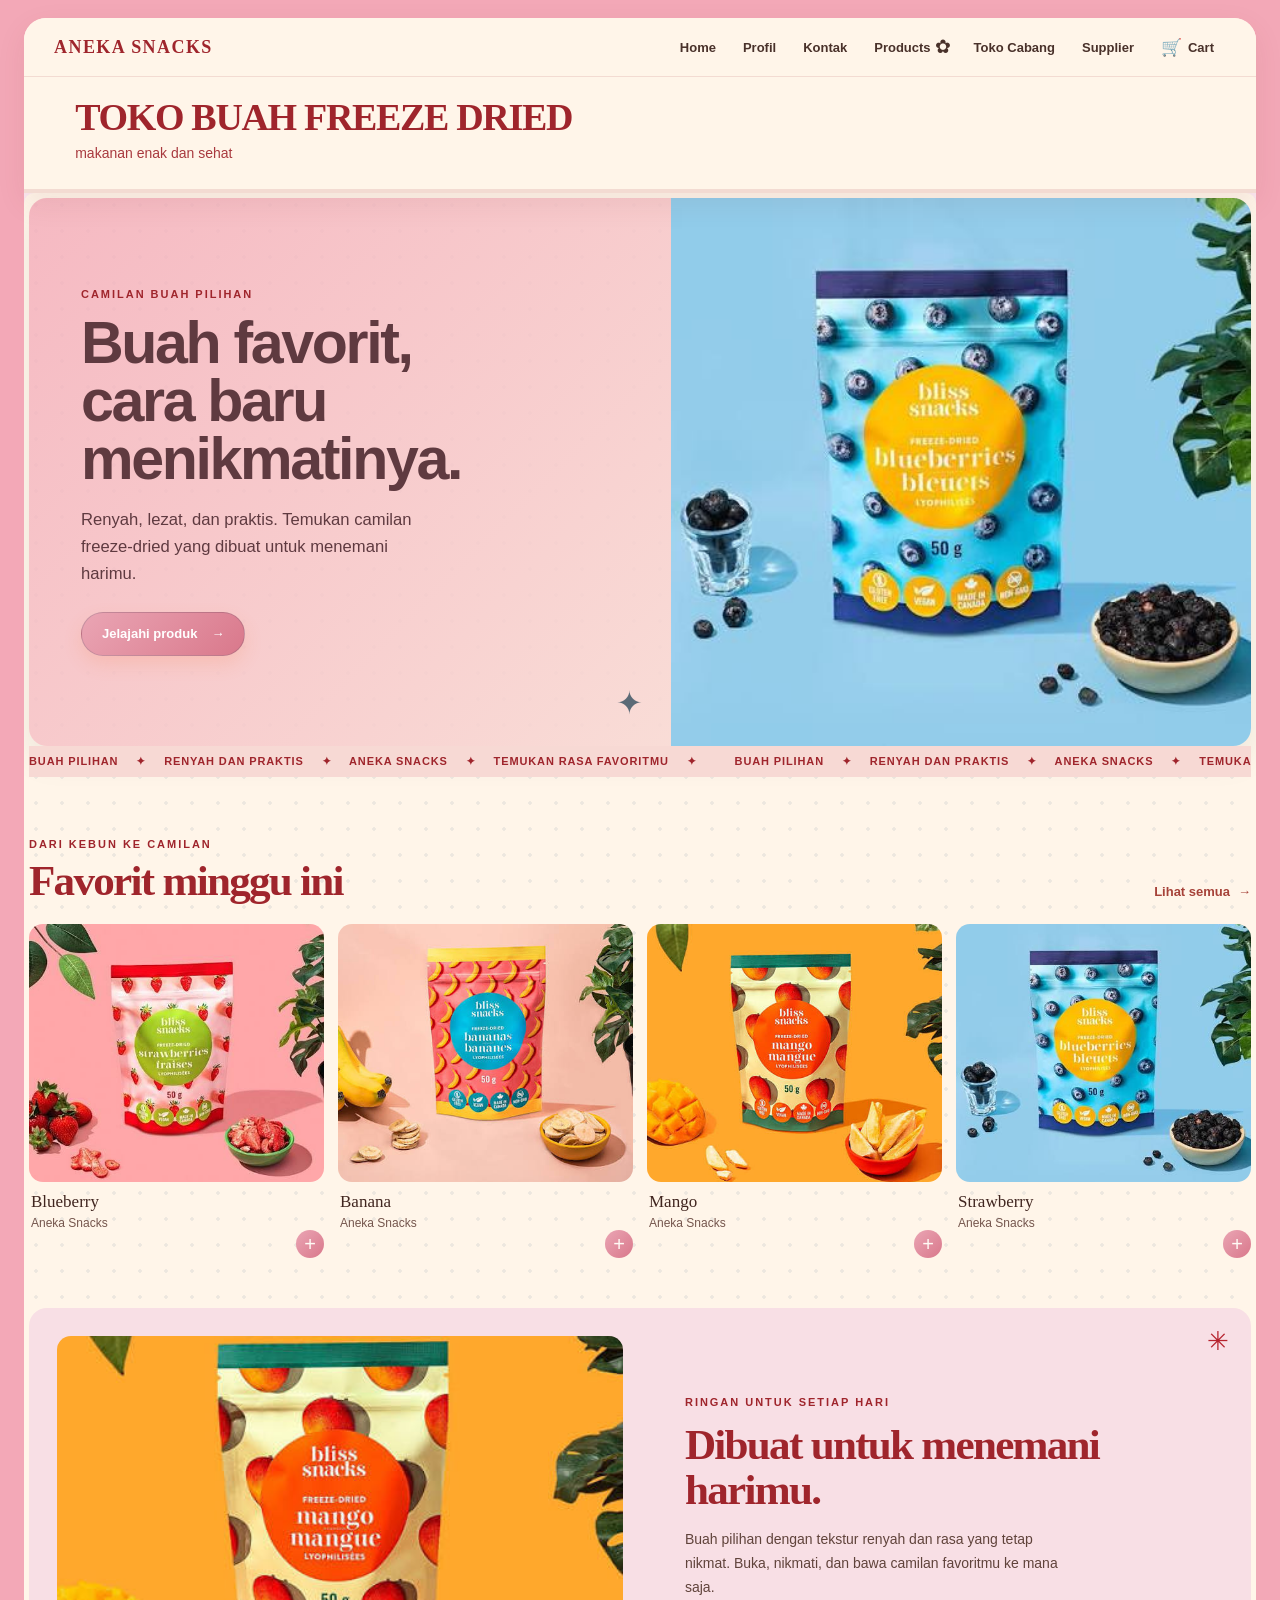
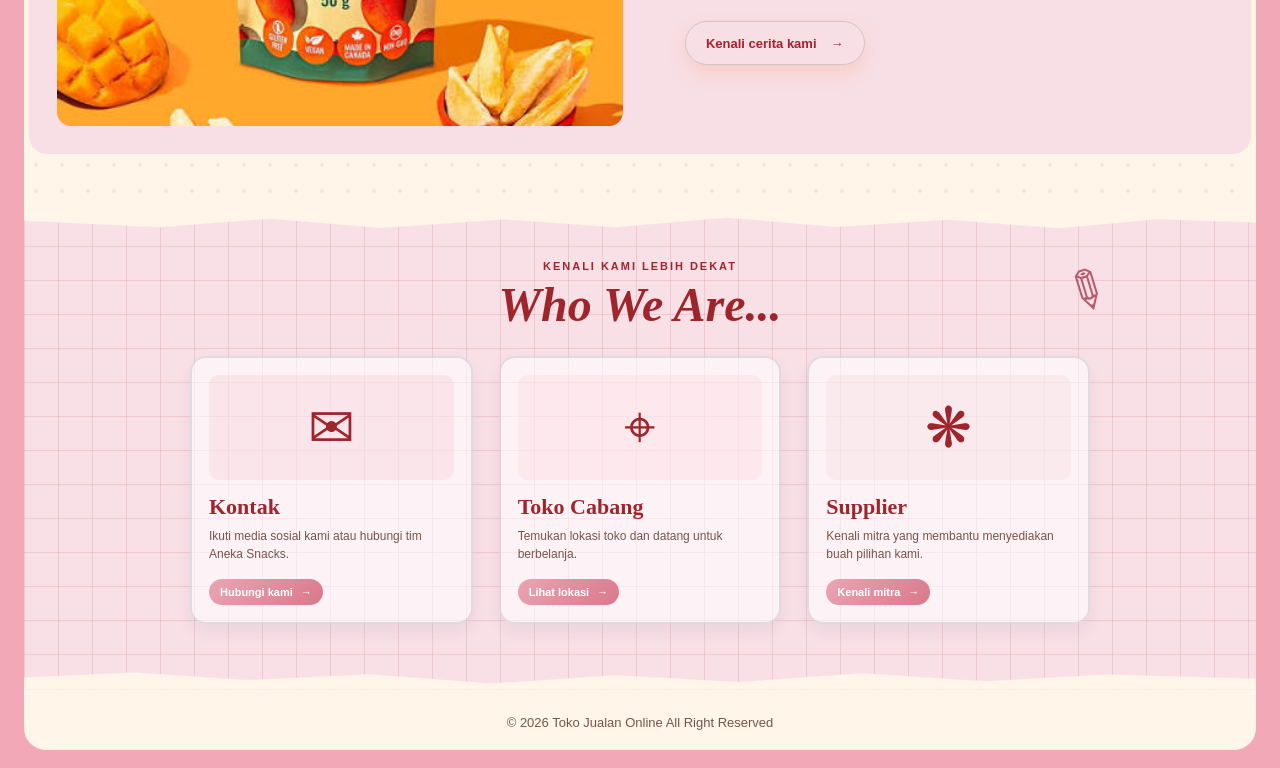
<file: Iframe/index.html>
<!DOCTYPE html>
<html lang="id">
<head>
  <title>::.Toko jualan online.::</title>
  <!-- Menghubungkan CSS -->
  <link rel="stylesheet" href="style.css">
  <style>
    body.site-shell {
      background: #f3a8b7 !important;
    }

    .site-shell nav {
      background: #fff5e9 !important;
    }

    .site-shell nav a,
    .site-shell .nav-product-dropdown > summary,
    .site-shell .nav-product-menu a,
    .site-shell nav a:hover,
    .site-shell .nav-product-dropdown > summary:hover,
    .site-shell .nav-product-dropdown[open] > summary,
    .site-shell .nav-product-menu a:hover,
    .site-shell header h1,
    .site-shell header p,
    .site-shell nav::before {
      color: #9f252c !important;
    }

    .site-shell nav a,
    .site-shell .nav-product-dropdown > summary {
      color: #49312a !important;
    }

    .site-shell nav a:hover,
    .site-shell .nav-product-dropdown > summary:hover,
    .site-shell .nav-product-dropdown[open] > summary,
    .site-shell .nav-product-menu a:hover {
      background: #f7d9d4 !important;
      color: #9f252c !important;
    }

    .site-shell .nav-product-menu {
      background: #fffaf2 !important;
      border-color: #f0d8ca !important;
    }

    .site-shell header {
      background: #fff5e9 !important;
    }

    .site-shell footer {
      background: #fff5e9 !important;
      color: #75564d !important;
    }
  </style>
</head>

<body class="site-shell">

  <div class="site-topbar">
    <nav>
      <a href="home.html" target="konten">Home</a>
      <a href="profil.html" target="konten">Profil</a>
      <a href="kontak.html" target="konten">Kontak</a>
      <div class="nav-product-dropdown">
        <a class="nav-products-link" href="products2.html" target="konten">Products</a>
        <button class="nav-product-toggle" type="button" aria-label="Tampilkan kategori produk" aria-expanded="false" aria-controls="product-menu">
          <span aria-hidden="true">✿</span>
        </button>
        <div class="nav-product-menu" id="product-menu" hidden>
          <a href="products2.html#bliss-snacks" target="konten">Aneka Snacks</a>
          <a href="products2.html#category-c" target="konten">Good &amp; Gather</a>
          <a href="products2.html#category-d" target="konten">Oh Me!</a>
          <a href="products2.html#category-e" target="konten">Trü Frü</a>
          <a href="products2.html#category-f" target="konten">RIND</a>
          <a class="all-products-link" href="all-products.html#all-products" target="konten">All Products</a>
        </div>
      </div>
      <a href="cabangtoko.html" target="konten">Toko Cabang</a>
      <a href="supplier.html" target="konten">Supplier</a>
      <a class="nav-cart-link" href="checkout.html" target="konten" aria-label="Cart, 0 produk">
        <span class="nav-cart-icon" aria-hidden="true">🛒</span>
        <span>Cart</span>
        <span class="nav-cart-count" id="nav-cart-count" hidden>0</span>
      </a>
    </nav>
    <header>
      <h1>TOKO BUAH FREEZE DRIED</h1>
      <p>makanan enak dan sehat</p>
    </header>
  </div>

  <!-- KONTEN -->
  <main class="site-content">
    <iframe
      class="site-frame"
      src="home.html"
      name="konten"
      scrolling="no"
      title="Area Konten Website">
    </iframe>
  </main>

  <!-- FOOTER -->
  <footer>
    <p>© 2026 Toko Jualan Online All Right Reserved</p>
  </footer>

  <script>
    const contentFrame = document.querySelector('.site-frame');
    const cartCountBadge = document.querySelector('#nav-cart-count');
    const productDropdown = document.querySelector('.nav-product-dropdown');
    const productsLink = document.querySelector('.nav-products-link');
    const productMenuToggle = document.querySelector('.nav-product-toggle');
    const productMenu = document.querySelector('.nav-product-menu');
    let lastScrollY = window.scrollY;
    let scrollIntent = 0;
    let scrollIntentTimer;

    function updateCartCount(count) {
      const safeCount = Math.max(0, Number(count) || 0);
      cartCountBadge.textContent = String(safeCount);
      cartCountBadge.hidden = safeCount === 0;
      document.querySelector('.nav-cart-link').setAttribute('aria-label', `Cart, ${safeCount} produk`);
    }

    function readCartCount() {
      try {
        const cart = JSON.parse(localStorage.getItem('freezeDriedCart') || '[]');
        if (!Array.isArray(cart)) throw new Error('Data cart harus berupa daftar.');
        updateCartCount(cart.reduce((total, item) => total + (Number(item.quantity) || 0), 0));
      } catch (error) {
        console.error('Gagal membaca jumlah produk cart:', error);
        updateCartCount(0);
      }
    }

    window.addEventListener('message', (event) => {
      if (event.source !== contentFrame.contentWindow || !event.data) return;

      if (event.data.type === 'freeze-dried-cart-updated') {
        updateCartCount(event.data.count);
      } else if (event.data.type === 'frame-content-height') {
        const contentHeight = Number(event.data.height);
        if (!Number.isFinite(contentHeight) || contentHeight <= 0) return;
        contentFrame.style.height = `${Math.max(350, Math.ceil(contentHeight))}px`;
      } else if (event.data.type === 'frame-content-hash') {
        scrollToFrameSection(event.data.top);
      } else if (event.data.type === 'frame-scroll-intent') {
        setScrollIntent(event.data.deltaY);
        window.scrollBy(0, Number(event.data.deltaY) || 0);
      }
    });
    readCartCount();

    function setProductMenuOpen(isOpen) {
      productDropdown.classList.toggle('is-open', isOpen);
      productMenuToggle.setAttribute('aria-expanded', String(isOpen));
      productMenu.hidden = !isOpen;
    }

    productMenuToggle.addEventListener('click', () => {
      setProductMenuOpen(productMenuToggle.getAttribute('aria-expanded') !== 'true');
    });
    productsLink.addEventListener('click', () => {
      setProductMenuOpen(false);
      window.scrollTo({ top: 0, behavior: 'smooth' });
    });
    productMenu.addEventListener('click', (event) => {
      if (event.target.closest('a')) setProductMenuOpen(false);
    });
    document.addEventListener('click', (event) => {
      if (!productDropdown.contains(event.target)) setProductMenuOpen(false);
    });
    document.addEventListener('keydown', (event) => {
      if (event.key === 'Escape') {
        setProductMenuOpen(false);
        productMenuToggle.focus();
      }
    });

    document.body.classList.toggle('is-scrolled', window.scrollY > 32);

    function setScrollIntent(direction) {
      scrollIntent = Math.sign(direction);
      if (scrollIntent > 0) {
        document.body.classList.add('is-scrolled');
      } else if (scrollIntent < 0) {
        document.body.classList.remove('is-scrolled');
      }
      window.clearTimeout(scrollIntentTimer);
      scrollIntentTimer = window.setTimeout(() => {
        scrollIntent = 0;
      }, 700);
    }

    function updateScrollState() {
      const currentScrollY = window.scrollY;
      const scrollDelta = currentScrollY - lastScrollY;
      if (scrollIntent) {
        document.body.classList.toggle('is-scrolled', scrollIntent > 0);
      } else if (scrollDelta) {
        document.body.classList.toggle('is-scrolled', scrollDelta > 0);
      }
      lastScrollY = currentScrollY;
    }

    function handleWheel(event) {
      if (event.deltaY) setScrollIntent(event.deltaY);
    }

    let lastTouchPoint;
    function handleTouchStart(event) {
      const touch = event.touches[0];
      if (touch) lastTouchPoint = { x: touch.clientX, y: touch.clientY };
    }

    function handleTouchMove(event) {
      const touch = event.touches[0];
      if (!touch || !lastTouchPoint) return;

      const deltaX = lastTouchPoint.x - touch.clientX;
      const deltaY = lastTouchPoint.y - touch.clientY;
      if (Math.abs(deltaY) <= Math.abs(deltaX)) return;

      event.preventDefault();
      setScrollIntent(deltaY);
      window.scrollBy(0, deltaY);
      lastTouchPoint = { x: touch.clientX, y: touch.clientY };
    }

    function handleKeyScroll(event) {
      if (['ArrowDown', 'PageDown', ' '].includes(event.key)) {
        setScrollIntent(1);
      } else if (['ArrowUp', 'PageUp', 'Home'].includes(event.key)) {
        setScrollIntent(-1);
      }
    }

    function scrollToFrameSection(contentTop) {
      const targetTop = Number(contentTop);
      if (!Number.isFinite(targetTop)) return;

      requestAnimationFrame(() => {
        requestAnimationFrame(() => {
          const frameTop = contentFrame.getBoundingClientRect().top + window.scrollY;
          const stickyHeight = document.querySelector('.site-topbar').getBoundingClientRect().height;
          window.scrollTo({
            top: Math.max(0, frameTop + targetTop - stickyHeight - 18),
            behavior: 'smooth'
          });
        });
      });
    }

    contentFrame.addEventListener('load', () => {
      readCartCount();
      contentFrame.contentWindow.postMessage({ type: 'frame-measure-request' }, '*');
    });

    window.addEventListener('resize', () => {
      contentFrame.contentWindow.postMessage({ type: 'frame-measure-request' }, '*');
    }, { passive: true });
    window.addEventListener('scroll', updateScrollState, { passive: true });
    window.addEventListener('wheel', handleWheel, { passive: true });
    window.addEventListener('touchstart', handleTouchStart, { passive: true });
    window.addEventListener('touchmove', handleTouchMove, { passive: true });
    window.addEventListener('keydown', handleKeyScroll);
  </script>
</body>
</html>
</file>
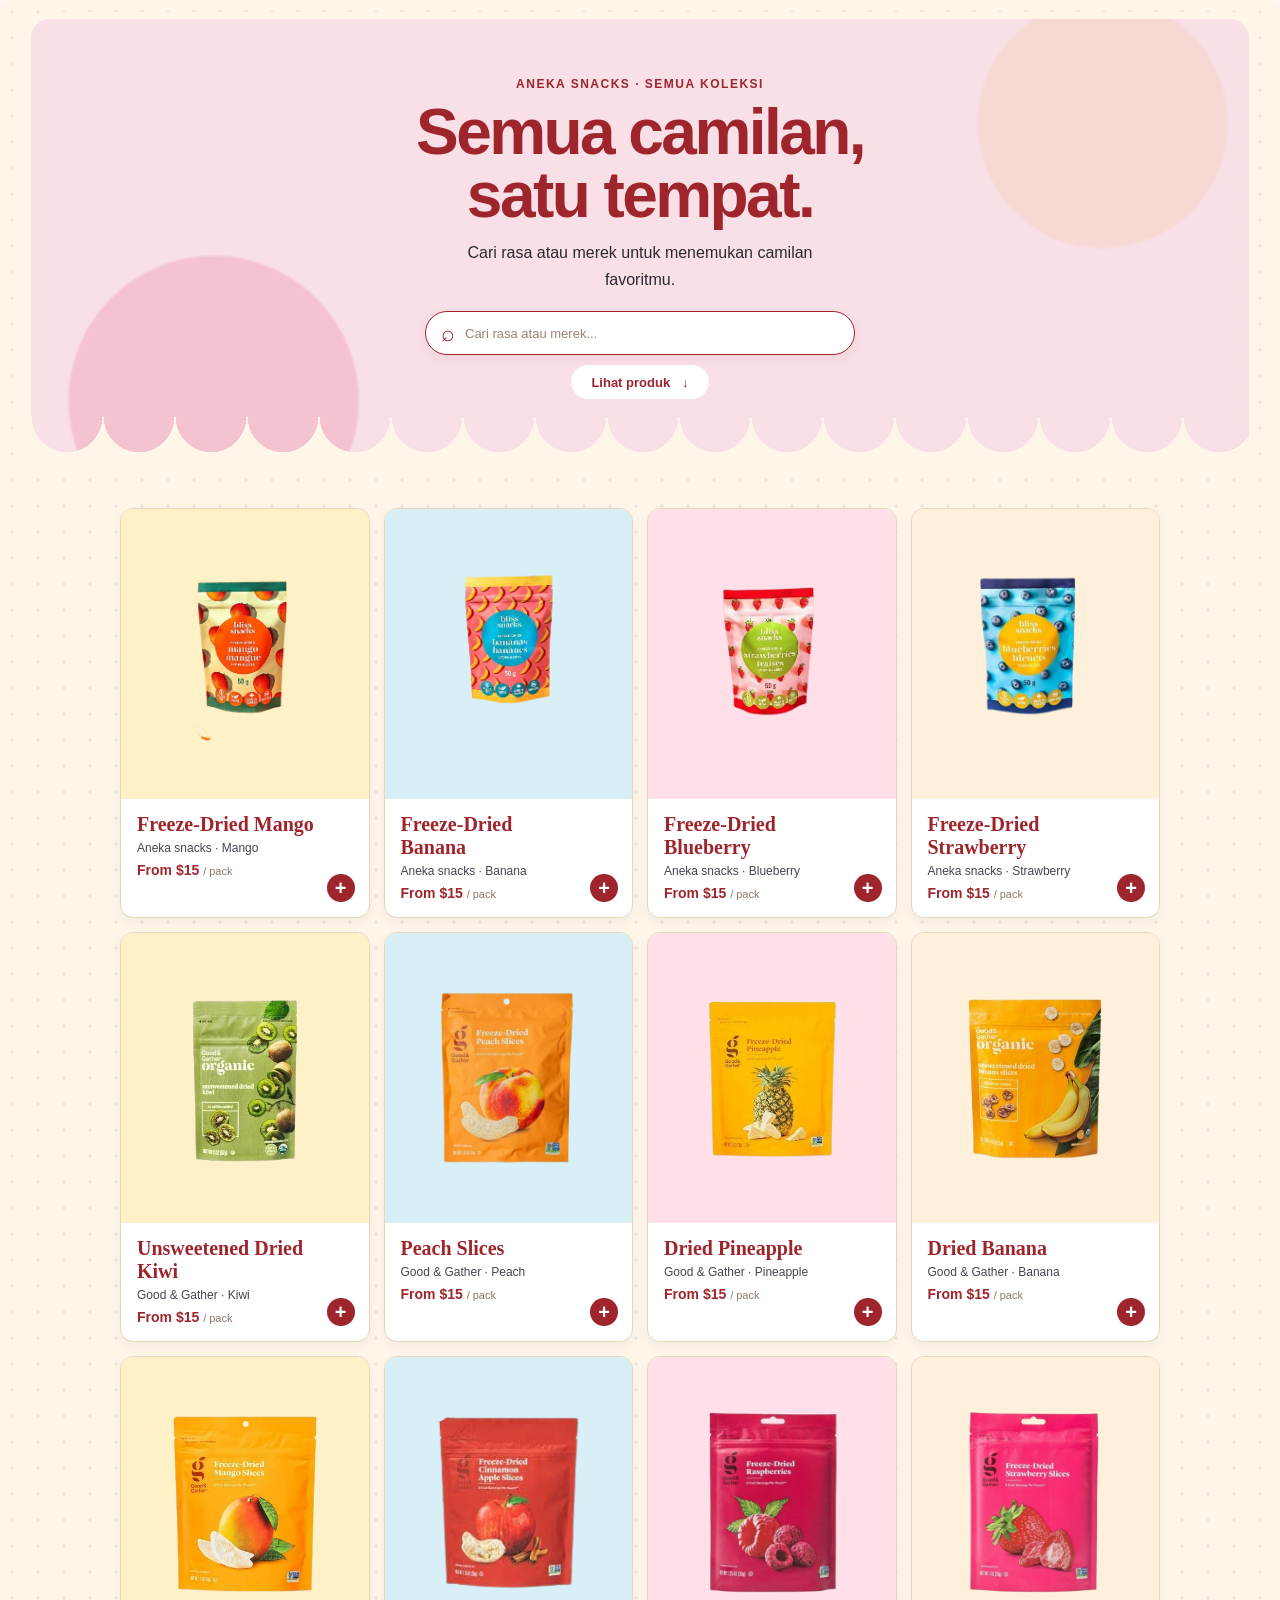
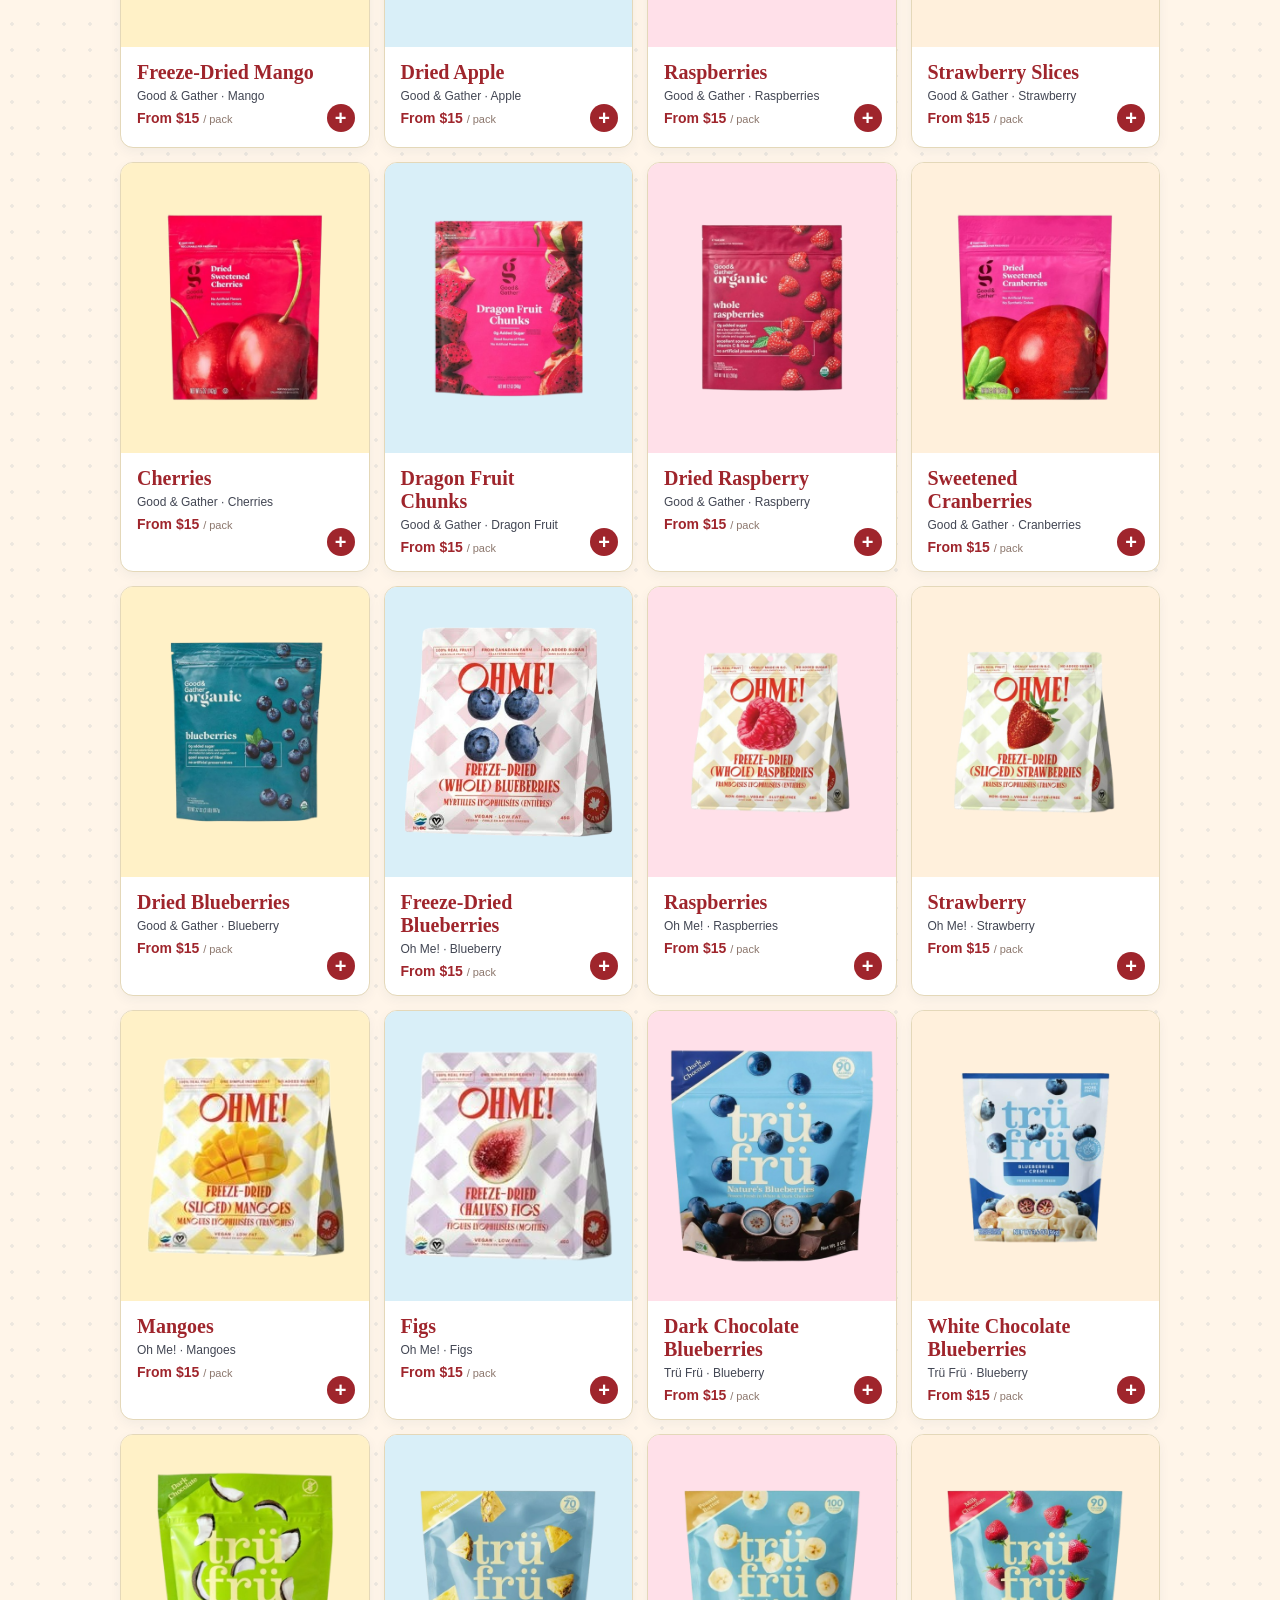
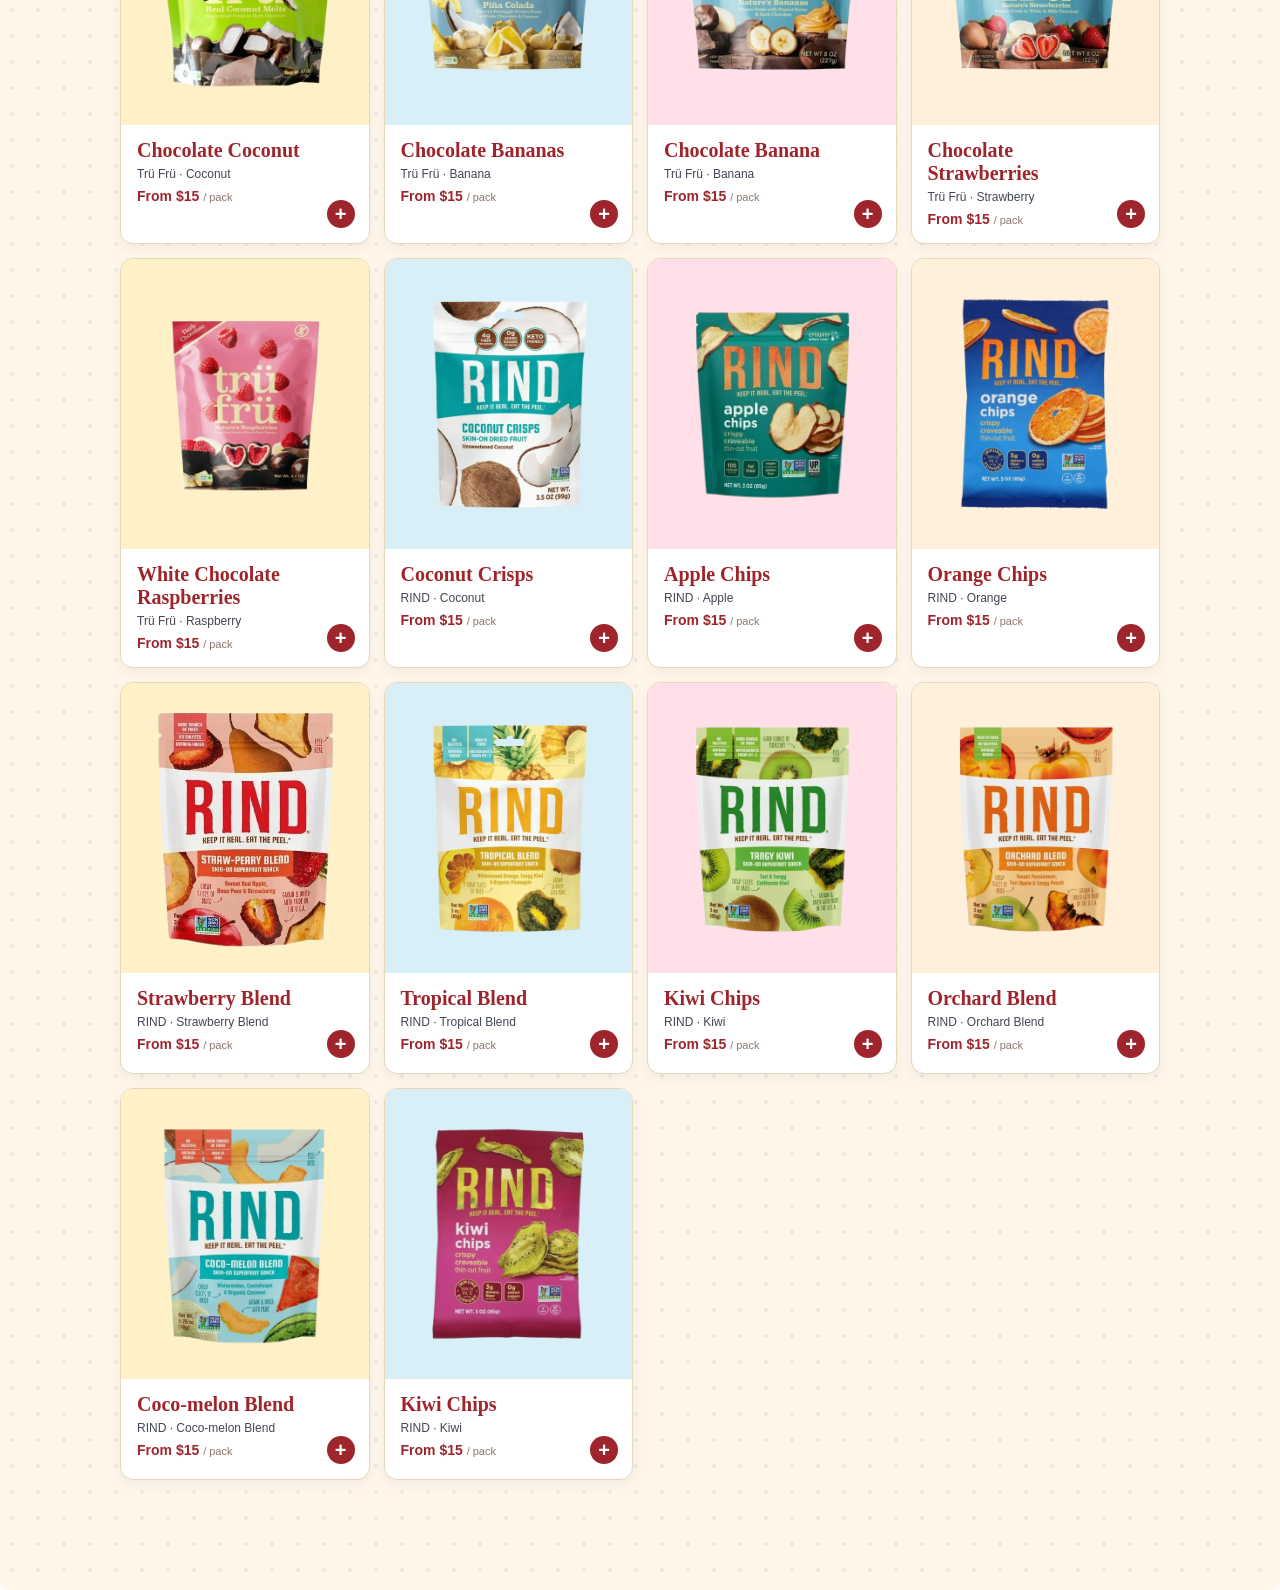
<file: Iframe/all-products.html>
<!DOCTYPE html>
<html lang="id">
<head>
  <meta charset="UTF-8">
  <meta name="viewport" content="width=device-width, initial-scale=1.0">
  <title>Semua Produk | Aneka Snacks</title>
  <link rel="stylesheet" href="style.css">
</head>
<body class="catalog-page">
  <main class="catalog-main">
    <section class="catalog-hero" aria-labelledby="all-products-title">
      <div class="catalog-hero-copy">
        <p class="catalog-eyebrow">Aneka snacks · Semua koleksi</p>
        <h1 id="all-products-title">Semua camilan,<br>satu tempat.</h1>
        <p>Cari rasa atau merek untuk menemukan camilan favoritmu.</p>
        <div class="catalog-search-wrap">
          <label class="catalog-search">
            <span class="catalog-search-icon" aria-hidden="true">⌕</span>
            <input id="all-products-search" type="search" placeholder="Cari rasa atau merek..." autocomplete="off" aria-label="Cari semua produk berdasarkan rasa atau merek">
          </label>
          <div class="catalog-search-suggestions" id="all-products-suggestions" role="listbox" aria-label="Saran pencarian" hidden></div>
        </div>
        <a href="#all-products-grid" class="catalog-hero-button">Lihat produk <span aria-hidden="true">↓</span></a>
      </div>
    </section>
    <section class="catalog-all-products-section" id="all-products-grid" aria-label="Semua produk">
      <div class="catalog-all-products-grid"></div>
      <p class="catalog-search-empty" id="all-products-empty" role="status" hidden>Produk tidak ditemukan. Coba kata kunci lain.</p>
    </section>
  </main>
  <script src="catalog-data.js"></script>
  <script src="cart.js"></script>
  <script>
    const { products, collections } = window.FREEZE_DRY_CATALOG;
    const productGrid = document.querySelector('.catalog-all-products-grid');
    const input = document.querySelector('#all-products-search');
    const suggestions = document.querySelector('#all-products-suggestions');
    const emptyMessage = document.querySelector('#all-products-empty');
    const escapeHTML = (value) => String(value).replace(/[&<>"']/g, (character) => ({ '&': '&amp;', '<': '&lt;', '>': '&gt;', '"': '&quot;', "'": '&#39;' })[character]);
    const normalize = (value) => value.toLocaleLowerCase('id').normalize('NFD').replace(/[\u0300-\u036f]/g, '').replace(/&/g, 'and');
    const matchesQuery = (value, query) => query.length === 1
      ? normalize(value).split(/\s+/).some((word) => word.startsWith(query))
      : normalize(value).includes(query);

    productGrid.innerHTML = products.map((product) => `<article class="product-card" data-product-card="${escapeHTML(product.id)}">
      <a class="product-card-link" href="product-detail.html?product=${encodeURIComponent(product.id)}">
        <span class="product-card-image"><img src="${escapeHTML(product.image)}" alt="${escapeHTML(product.brand)} ${escapeHTML(product.name)}" loading="lazy"></span>
        <span class="product-card-info">
          <span class="product-name">${escapeHTML(product.name)}</span>
          <span class="product-description">${escapeHTML(product.brand)} · ${escapeHTML(product.fruit)}</span>
          <span class="product-price">From $15 <span>/ pack</span></span>
          <span class="add-to-cart-status" role="status" aria-live="polite"></span>
        </span>
      </a>
      <button class="product-card-hint add-to-cart" type="button" data-product="${escapeHTML(product.id)}" aria-label="Tambahkan ${escapeHTML(product.name)} ke cart">+</button>
    </article>`).join('');

    const cards = [...productGrid.querySelectorAll('.product-card')];
    function updateSuggestions(query) {
      if (!query) {
        suggestions.hidden = true;
        suggestions.replaceChildren();
        return;
      }
      const matchingBrands = collections.filter((collection) => matchesQuery(collection.title, query));
      const matchingProducts = products.filter((product) => matchesQuery(`${product.name} ${product.fruit}`, query)).slice(0, 6);
      const entries = [
        ...matchingBrands.slice(0, 3).map((collection) => ({ label: collection.title, detail: 'Merek', href: `products2.html#${collection.id}` })),
        ...matchingProducts.map((product) => ({ label: product.fruit, detail: product.brand, href: `product-detail.html?product=${encodeURIComponent(product.id)}` }))
      ].filter((entry, index, all) => all.findIndex((candidate) => candidate.label === entry.label) === index).slice(0, 7);
      suggestions.innerHTML = entries.length
        ? entries.map((entry) => `<a class="catalog-suggestion" role="option" href="${entry.href}"><span>${escapeHTML(entry.label)}</span><small>${escapeHTML(entry.detail)}</small></a>`).join('')
        : '<p class="catalog-suggestion-empty">Tidak ada rasa atau merek yang cocok.</p>';
      suggestions.hidden = false;
    }
    input.addEventListener('input', () => {
      const query = normalize(input.value.trim());
      cards.forEach((card) => {
        const product = products.find((item) => item.id === card.dataset.productCard);
        card.hidden = Boolean(query) && ![product.name, product.brand, product.fruit].some((value) => matchesQuery(value, query));
      });
      emptyMessage.hidden = cards.some((card) => !card.hidden);
      updateSuggestions(query);
    });
    input.addEventListener('focus', () => {
      if (input.value.trim()) updateSuggestions(normalize(input.value.trim()));
    });
    document.addEventListener('click', (event) => {
      if (!event.target.closest('.catalog-search-wrap')) suggestions.hidden = true;
    });
  </script>
  <script src="frame-resize.js"></script>
</body>
</html>
</file>
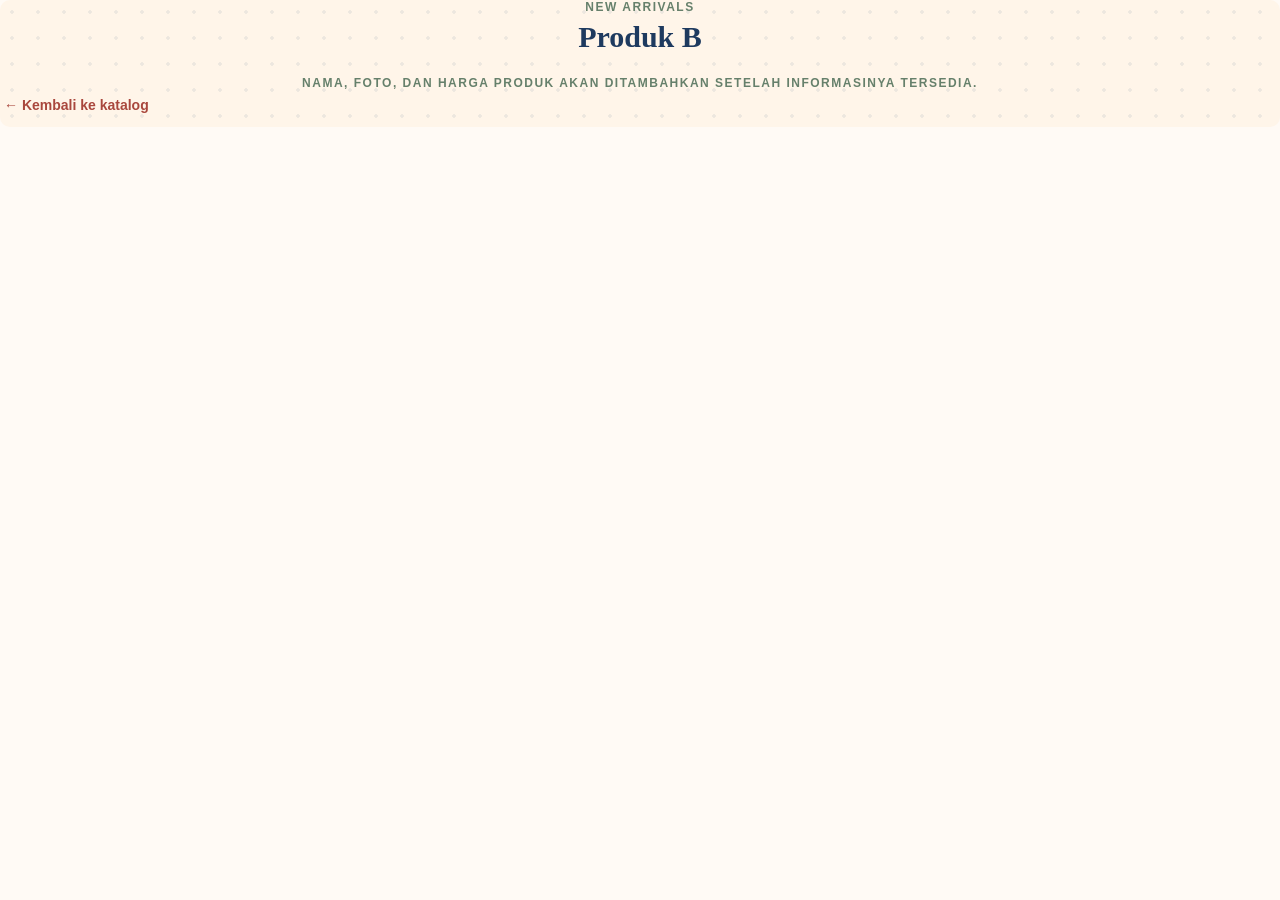
<file: Iframe/b.html>
<!DOCTYPE html>
<html lang="id">
<head>
  <meta charset="UTF-8">
  <meta name="viewport" content="width=device-width, initial-scale=1.0">
  <title>New Arrival B | Toko Buah Freeze Dried</title>
  <link rel="stylesheet" href="style.css">
</head>
<body class="catalog-page">
  <main class="catalog-main">
    <p class="catalog-eyebrow">New Arrivals</p>
    <h1>Produk B</h1>
    <p class="catalog-eyebrow">Nama, foto, dan harga produk akan ditambahkan setelah informasinya tersedia.</p>
    <a class="detail-back" href="products2.html">← Kembali ke katalog</a>
  </main>
<script src="frame-resize.js"></script>
</body>
</html>
</file>
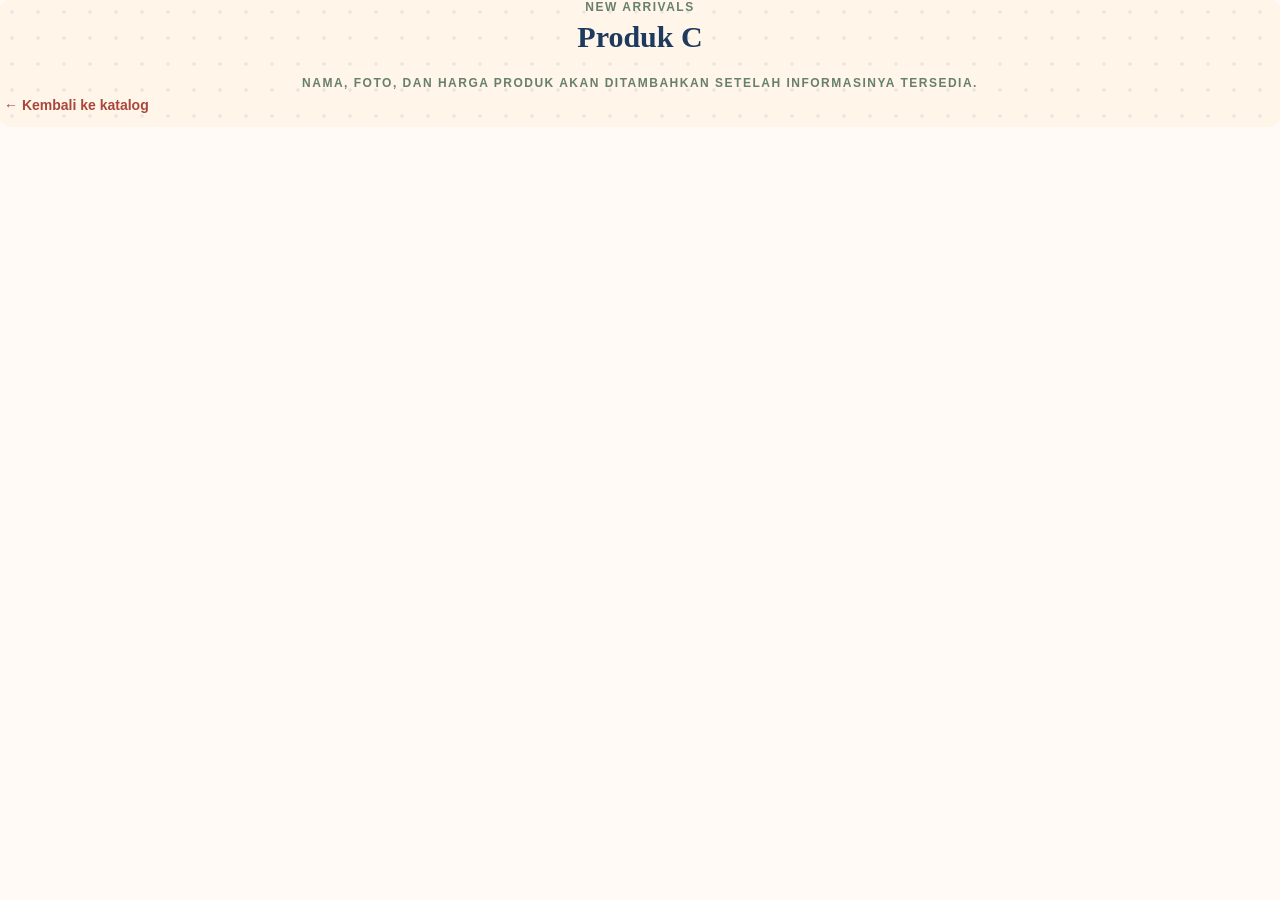
<file: Iframe/c.html>
<!DOCTYPE html>
<html lang="id">
<head>
  <meta charset="UTF-8">
  <meta name="viewport" content="width=device-width, initial-scale=1.0">
  <title>New Arrival C | Toko Buah Freeze Dried</title>
  <link rel="stylesheet" href="style.css">
</head>
<body class="catalog-page">
  <main class="catalog-main">
    <p class="catalog-eyebrow">New Arrivals</p>
    <h1>Produk C</h1>
    <p class="catalog-eyebrow">Nama, foto, dan harga produk akan ditambahkan setelah informasinya tersedia.</p>
    <a class="detail-back" href="products2.html">← Kembali ke katalog</a>
  </main>
<script src="frame-resize.js"></script>
</body>
</html>
</file>
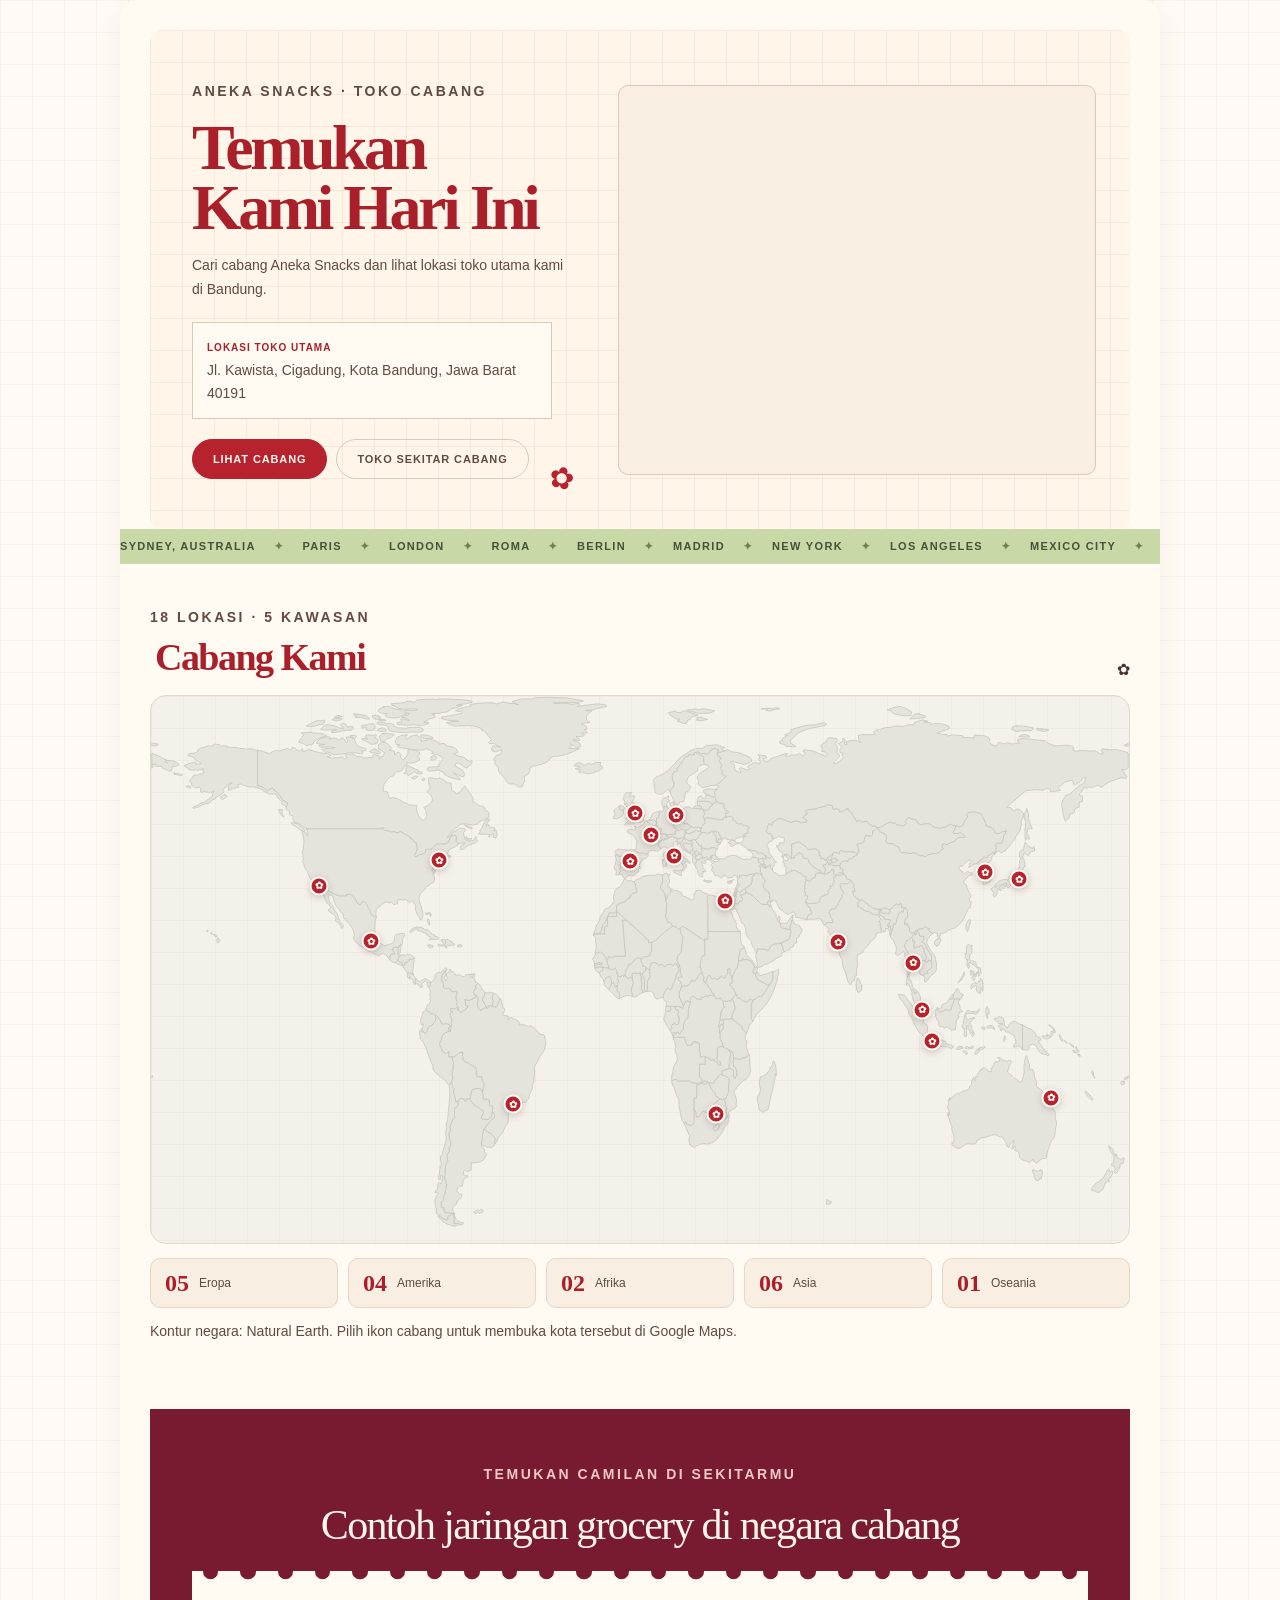
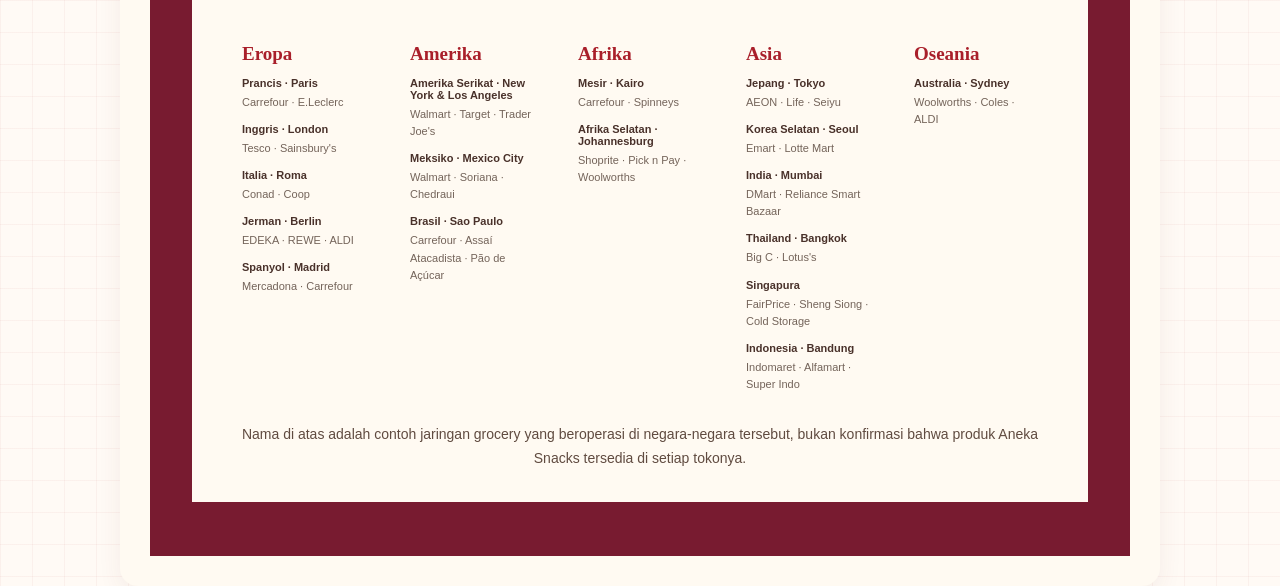
<file: Iframe/cabangtoko.html>
<!DOCTYPE html>
<html lang="id">
<head>
  <meta charset="UTF-8">
  <meta name="viewport" content="width=device-width, initial-scale=1.0">
  <title>Lokasi Toko | Aneka Snacks</title>
  <link rel="stylesheet" href="style.css">
  <style>
    .store-page {
      min-height: 100vh;
      padding: clamp(16px, 4vw, 38px);
      background: #fff5e9;
      color: #503a35;
    }

    .store-main {
      width: min(100%, 1040px);
      margin: 0 auto;
      padding: clamp(16px, 3vw, 30px);
      overflow: hidden;
      border-radius: 18px;
      background: #fffaf2;
      box-shadow: 0 8px 24px rgba(112, 50, 42, 0.07);
    }

    .store-page .store-hero {
      display: grid;
      grid-template-columns: minmax(0, 0.9fr) minmax(0, 1.1fr);
      align-items: center;
      gap: clamp(20px, 4vw, 42px);
      padding: clamp(20px, 3vw, 34px);
      border-radius: 12px;
      background-color: #fff5e9;
      background-image:
        linear-gradient(rgba(169, 31, 42, 0.07) 1px, transparent 1px),
        linear-gradient(90deg, rgba(169, 31, 42, 0.07) 1px, transparent 1px);
      background-size: 32px 32px;
      color: #503a35;
      text-align: left;
    }

    .store-hero-copy {
      position: relative;
      padding: 16px 8px;
    }

    .store-hero-copy::after {
      position: absolute;
      right: 2px;
      bottom: 0;
      color: #b6222d;
      content: "✿";
      font-size: 30px;
      transform: rotate(14deg);
    }

    .store-eyebrow {
      margin: 0 0 14px;
      color: #a64239;
      font-size: 11px;
      font-weight: 700;
      letter-spacing: 0.18em;
    }

    .store-hero h1 {
      max-width: 440px;
      margin: 0;
      color: #a91f2a;
      font-family: Georgia, "Times New Roman", serif;
      font-size: clamp(38px, 5vw, 64px);
      font-weight: 600;
      letter-spacing: -0.055em;
      line-height: 0.94;
    }

    .store-intro {
      max-width: 380px;
      margin: 16px 0 20px;
      color: #604b40;
      font-size: 14px;
      line-height: 1.7;
    }

    .store-hero-address {
      max-width: 360px;
      margin: 0 0 20px;
      padding: 12px 14px;
      border: 1px solid #d8c9ba;
      background: #fffaf2;
      color: #604b40;
      font-size: 12px;
      line-height: 1.65;
    }

    .store-hero-address strong {
      color: #a91f2a;
      font-size: 10px;
      letter-spacing: 0.1em;
    }

    .store-page .store-nav {
      display: flex;
      flex-wrap: wrap;
      justify-content: flex-start;
      gap: 9px;
      margin: 0;
      padding: 0;
      background: transparent;
    }

    .store-nav a {
      display: inline-flex;
      min-height: 40px;
      align-items: center;
      justify-content: center;
      padding: 9px 20px;
      border: 1px solid #d8c9ba;
      border-radius: 999px;
      color: #604b40;
      font-size: 11px;
      font-weight: 700;
      letter-spacing: 0.08em;
      text-decoration: none;
      text-transform: uppercase;
      transition: background-color 180ms ease, color 180ms ease, border-color 180ms ease;
    }

    .store-nav a:first-child,
    .store-nav a:hover,
    .store-nav a:focus-visible {
      border-color: #b6222d;
      background: #b6222d;
      color: #fff8ed;
    }

    .store-location-ribbon {
      overflow: hidden;
      margin: 0 calc(-1 * clamp(16px, 3vw, 30px));
      padding: 11px 0;
      background: #c9d8a7;
      color: #425337;
    }

    .store-location-ribbon-track {
      display: flex;
      width: max-content;
      animation: store-location-scroll 28s linear infinite;
    }

    .store-location-ribbon-track span {
      padding-right: 24px;
      font-size: 11px;
      font-weight: 700;
      letter-spacing: 0.12em;
      text-transform: uppercase;
      white-space: nowrap;
    }

    .store-location-ribbon-track b {
      margin: 0 14px;
      color: #71834d;
    }

    @keyframes store-location-scroll {
      to {
        transform: translateX(-50%);
      }
    }

    .store-nav a:focus-visible,
    .store-map-link:focus-visible {
      outline: 3px solid #d8a59a;
      outline-offset: 3px;
    }

    .store-section-heading {
      display: flex;
      align-items: end;
      justify-content: space-between;
      gap: 20px;
      margin-bottom: 16px;
    }

    .store-section-heading .store-eyebrow {
      margin-bottom: 5px;
    }

    .store-section-heading h2,
    .store-map-heading h2 {
      margin: 0;
      color: #a91f2a;
      font-family: Georgia, "Times New Roman", serif;
      font-size: clamp(27px, 4vw, 38px);
      font-weight: 600;
      letter-spacing: -0.04em;
    }

    .store-branches {
      margin-top: clamp(25px, 4vw, 42px);
    }

    .store-world-map {
      position: relative;
      aspect-ratio: 25 / 14;
      overflow: hidden;
      border: 1px solid #e5d7c9;
      border-radius: 16px;
      background-color: #f3f1e9;
      background-image:
        linear-gradient(rgba(169, 31, 42, 0.035) 1px, transparent 1px),
        linear-gradient(90deg, rgba(169, 31, 42, 0.035) 1px, transparent 1px);
      background-size: 32px 32px;
    }

    .store-world-map img {
      position: absolute;
      inset: 0;
      display: block;
      width: 100%;
      height: 100%;
      object-fit: fill;
    }

    .store-map-pin {
      position: absolute;
      z-index: 1;
      display: grid;
      width: clamp(16px, 1.8vw, 19px);
      height: clamp(16px, 1.8vw, 19px);
      place-items: center;
      border: 2px solid #fffaf2;
      border-radius: 50%;
      background: #b6222d;
      color: #fff8ed !important;
      font-size: clamp(8px, 1vw, 10px);
      font-weight: 700;
      line-height: 1;
      text-decoration: none;
      box-shadow: 0 2px 7px rgba(80, 58, 53, 0.24);
      transform: translate(calc(-50% + var(--pin-x, 0px)), calc(-50% + var(--pin-y, 0px)));
      transition: background-color 160ms ease, scale 160ms ease;
    }

    .store-map-pin::after {
      position: absolute;
      bottom: calc(100% + 9px);
      left: 50%;
      z-index: 3;
      padding: 7px 10px;
      border: 1px solid #ead5c8;
      border-radius: 7px;
      background: #fffaf2;
      color: #a91f2a;
      content: attr(aria-label);
      font-family: Arial, sans-serif;
      font-size: 11px;
      font-weight: 700;
      line-height: 1.2;
      white-space: nowrap;
      box-shadow: 0 4px 12px rgba(80, 58, 53, 0.2);
      opacity: 0;
      pointer-events: none;
      transform: translate(-50%, 4px);
      transition: opacity 140ms ease, transform 140ms ease;
    }

    .store-map-pin:hover::after,
    .store-map-pin:focus-visible::after {
      opacity: 1;
      transform: translate(-50%, 0);
    }

    .store-map-pin:hover,
    .store-map-pin:focus-visible {
      z-index: 2;
      background: #71834d;
      scale: 1.2;
    }

    .store-map-pin:focus-visible {
      outline: 3px solid #fffaf2;
      outline-offset: 2px;
    }

    .store-branch-counts {
      display: grid;
      grid-template-columns: repeat(5, minmax(0, 1fr));
      gap: 10px;
      margin-top: 14px;
    }

    .store-branch-count {
      display: flex;
      align-items: center;
      gap: 10px;
      padding: 12px 14px;
      border: 1px solid #ead5c8;
      border-radius: 10px;
      background: #f8eee2;
      color: #604b40;
      font-size: 12px;
    }

    .store-branch-count strong {
      color: #a91f2a;
      font-family: Georgia, "Times New Roman", serif;
      font-size: 24px;
      line-height: 1;
    }

    .store-branch-note {
      margin: 12px 0 0;
      color: #74645a;
      font-size: 11px;
    }

    .store-map-section {
      margin-top: clamp(38px, 6vw, 66px);
    }

    .store-map-frame {
      display: block;
      width: 100%;
      min-height: 280px;
      height: clamp(280px, 32vw, 390px);
      border: 1px solid #e5c4b5;
      border-radius: 12px;
      background: #f8eee2;
    }

    .store-map-heading {
      display: flex;
      align-items: end;
      justify-content: space-between;
      gap: 18px;
      margin-bottom: 15px;
    }

    .store-map-heading p {
      max-width: 390px;
      margin: 0;
      color: #74645a;
      font-size: 11px;
      line-height: 1.6;
      text-align: right;
    }

    .store-retailers {
      margin-top: clamp(38px, 6vw, 66px);
      padding: clamp(32px, 5vw, 54px) clamp(16px, 4vw, 42px);
      background: #781b30;
      color: #fff5e9;
    }

    .store-retailers-heading {
      margin-bottom: 22px;
      text-align: center;
    }

    .store-retailers-heading .store-eyebrow {
      color: #f2c9c4;
    }

    .store-retailers-heading h2 {
      margin: 0;
      color: #fff5e9;
      font-family: Georgia, "Times New Roman", serif;
      font-size: clamp(28px, 4.5vw, 42px);
      font-weight: 500;
      letter-spacing: -0.04em;
    }

    .store-retailers-paper {
      position: relative;
      padding: 58px clamp(16px, 3.5vw, 36px) 32px;
      background: #fffaf2;
    }

    .store-notebook-holes {
      position: absolute;
      top: 0;
      right: 0;
      left: 0;
      display: grid;
      height: 1px;
      grid-template-columns: repeat(24, minmax(0, 1fr));
      pointer-events: none;
    }

    .store-notebook-holes span {
      width: clamp(8px, 1.2vw, 16px);
      aspect-ratio: 1;
      justify-self: center;
      border-radius: 50%;
      background: #781b30;
      transform: translateY(-50%);
    }

    .store-retailer-grid {
      display: grid;
      grid-template-columns: repeat(5, minmax(0, 1fr));
      gap: 16px;
    }

    .store-retailer-region {
      padding: 14px;
      background: #fffaf2;
    }

    .store-retailer-region h3 {
      margin: 0 0 12px;
      color: #a91f2a;
      font-family: Georgia, "Times New Roman", serif;
      font-size: 19px;
    }

    .store-retailer-country + .store-retailer-country {
      margin-top: 12px;
      padding-top: 0;
    }

    .store-retailer-country h4 {
      margin: 0 0 5px;
      color: #49312a;
      font-size: 11px;
    }

    .store-retailer-country p {
      margin: 0;
      color: #74645a;
      font-size: 11px;
      line-height: 1.55;
    }

    .store-retailers-note {
      margin: 16px 0 0;
      color: #74645a;
      font-size: 10px;
      line-height: 1.6;
      text-align: center;
    }

    @media (max-width: 620px) {
      .store-page {
        padding: 10px;
      }

      .store-main {
        padding: 12px;
        border-radius: 16px;
      }

      .store-page .store-hero {
        grid-template-columns: 1fr;
        gap: 12px;
        padding: 22px 16px 16px;
      }

      .store-hero-copy {
        padding: 14px 4px 8px;
      }

      .store-hero-copy::after {
        right: 2px;
        bottom: 0;
      }

      .store-hero h1 {
        font-size: clamp(42px, 11vw, 58px);
      }

      .store-section-heading h2 {
        font-size: 30px;
      }

      .store-location-ribbon {
        margin-right: -12px;
        margin-left: -12px;
      }

      .store-branch-counts {
        grid-template-columns: repeat(2, minmax(0, 1fr));
      }

      .store-branch-count {
        padding: 10px;
        font-size: 11px;
      }

      .store-map-heading {
        align-items: flex-start;
        flex-direction: column;
      }

      .store-map-heading p {
        text-align: left;
      }

      .store-retailer-grid {
        grid-template-columns: repeat(2, minmax(0, 1fr));
        gap: 10px;
      }
    }

    @media (max-width: 380px) {
      .store-retailer-grid {
        grid-template-columns: minmax(0, 1fr);
      }
    }

    @media (prefers-reduced-motion: reduce) {
      .store-location-ribbon-track {
        animation: none;
      }
    }
  </style>
</head>
<body class="info-page store-page">
  <main class="store-main">
    <header class="store-hero">
      <div class="store-hero-copy">
        <p class="store-eyebrow">ANEKA SNACKS · TOKO CABANG</p>
        <h1>Temukan Kami Hari Ini</h1>
        <p class="store-intro">Cari cabang Aneka Snacks dan lihat lokasi toko utama kami di Bandung.</p>
        <p class="store-hero-address"><strong>LOKASI TOKO UTAMA</strong><br>Jl. Kawista, Cigadung, Kota Bandung, Jawa Barat 40191</p>
        <nav class="store-nav" aria-label="Navigasi lokasi toko">
          <a href="#peta-cabang">Lihat cabang</a>
          <a href="#daftar-toko">Toko sekitar cabang</a>
        </nav>
      </div>
      <iframe
        class="store-map-frame"
        id="peta-google"
        src="https://www.google.com/maps/embed?pb=!1m18!1m12!1m3!1d3961.1427851811527!2d107.62552600927825!3d-6.87348979309656!2m3!1f0!2f0!3f0!3m2!1i1024!2i768!4f13.1!3m3!1m2!1s0x2e68e71b7f85ea37%3A0x186226ea28995c61!2sJl.%20Kawista%2C%20Cigadung%2C%20Kec.%20Cibeunying%20Kaler%2C%20Kota%20Bandung%2C%20Jawa%20Barat%2040191!5e0!3m2!1sen!2sid!4v1791079225109!5m2!1sen!2sid"
        title="Google Maps lokasi toko utama Aneka Snacks di Jalan Kawista, Bandung"
        allowfullscreen
        loading="lazy"
        referrerpolicy="strict-origin-when-cross-origin">
      </iframe>
    </header>

    <div class="store-location-ribbon" aria-label="Lokasi cabang: Sydney, Australia, Paris, London, Roma, Berlin, Madrid, New York, Los Angeles, Mexico City, Sao Paulo, Kairo, Johannesburg, Tokyo, Seoul, Mumbai, Bangkok, Singapura, dan Bandung">
      <div class="store-location-ribbon-track" aria-hidden="true">
        <span>Sydney, Australia <b>✦</b> Paris <b>✦</b> London <b>✦</b> Roma <b>✦</b> Berlin <b>✦</b> Madrid <b>✦</b> New York <b>✦</b> Los Angeles <b>✦</b> Mexico City <b>✦</b> Sao Paulo <b>✦</b> Kairo <b>✦</b> Johannesburg <b>✦</b> Tokyo <b>✦</b> Seoul <b>✦</b> Mumbai <b>✦</b> Bangkok <b>✦</b> Singapura <b>✦</b> Bandung <b>✦</b></span>
        <span>Sydney, Australia <b>✦</b> Paris <b>✦</b> London <b>✦</b> Roma <b>✦</b> Berlin <b>✦</b> Madrid <b>✦</b> New York <b>✦</b> Los Angeles <b>✦</b> Mexico City <b>✦</b> Sao Paulo <b>✦</b> Kairo <b>✦</b> Johannesburg <b>✦</b> Tokyo <b>✦</b> Seoul <b>✦</b> Mumbai <b>✦</b> Bangkok <b>✦</b> Singapura <b>✦</b> Bandung <b>✦</b></span>
      </div>
    </div>

    <section class="store-branches" id="peta-cabang" aria-labelledby="store-location-title">
      <div class="store-section-heading">
        <div>
          <p class="store-eyebrow">18 LOKASI · 5 KAWASAN</p>
          <h2 id="store-location-title">Cabang Kami</h2>
        </div>
        <span aria-hidden="true">✿</span>
      </div>

      <div class="store-world-map" role="group" aria-label="Peta dunia dengan 18 titik cabang Aneka Snacks">
        <img src="world-map.svg" alt="Peta dunia dengan garis batas negara; kontur berdasarkan data Natural Earth">

        <a class="store-map-pin" style="left:50.65%;top:24.41%;--pin-x:5px;--pin-y:6px" href="https://www.google.com/maps/search/?api=1&amp;query=Paris+France" target="_blank" rel="noopener noreferrer" aria-label="Cabang Paris, Prancis">✿</a>
        <a class="store-map-pin" style="left:49.96%;top:22.56%;--pin-x:-5px;--pin-y:-6px" href="https://www.google.com/maps/search/?api=1&amp;query=London+United+Kingdom" target="_blank" rel="noopener noreferrer" aria-label="Cabang London, Inggris">✿</a>
        <a class="store-map-pin" style="left:53.47%;top:29.23%" href="https://www.google.com/maps/search/?api=1&amp;query=Rome+Italy" target="_blank" rel="noopener noreferrer" aria-label="Cabang Roma, Italia">✿</a>
        <a class="store-map-pin" style="left:53.72%;top:21.86%" href="https://www.google.com/maps/search/?api=1&amp;query=Berlin+Germany" target="_blank" rel="noopener noreferrer" aria-label="Cabang Berlin, Jerman">✿</a>
        <a class="store-map-pin" style="left:48.97%;top:30.27%" href="https://www.google.com/maps/search/?api=1&amp;query=Madrid+Spain" target="_blank" rel="noopener noreferrer" aria-label="Cabang Madrid, Spanyol">✿</a>
        <a class="store-map-pin" style="left:29.44%;top:30.06%" href="https://www.google.com/maps/search/?api=1&amp;query=New+York+USA" target="_blank" rel="noopener noreferrer" aria-label="Cabang New York, Amerika Serikat">✿</a>
        <a class="store-map-pin" style="left:17.15%;top:34.69%" href="https://www.google.com/maps/search/?api=1&amp;query=Los+Angeles+USA" target="_blank" rel="noopener noreferrer" aria-label="Cabang Los Angeles, Amerika Serikat">✿</a>
        <a class="store-map-pin" style="left:22.46%;top:44.84%" href="https://www.google.com/maps/search/?api=1&amp;query=Mexico+City+Mexico" target="_blank" rel="noopener noreferrer" aria-label="Cabang Mexico City, Meksiko">✿</a>
        <a class="store-map-pin" style="left:37.05%;top:74.69%" href="https://www.google.com/maps/search/?api=1&amp;query=Sao+Paulo+Brazil" target="_blank" rel="noopener noreferrer" aria-label="Cabang Sao Paulo, Brasil">✿</a>
        <a class="store-map-pin" style="left:58.68%;top:37.47%" href="https://www.google.com/maps/search/?api=1&amp;query=Cairo+Egypt" target="_blank" rel="noopener noreferrer" aria-label="Cabang Kairo, Mesir">✿</a>
        <a class="store-map-pin" style="left:57.79%;top:76.53%" href="https://www.google.com/maps/search/?api=1&amp;query=Johannesburg+South+Africa" target="_blank" rel="noopener noreferrer" aria-label="Cabang Johannesburg, Afrika Selatan">✿</a>
        <a class="store-map-pin" style="left:88.80%;top:33.55%" href="https://www.google.com/maps/search/?api=1&amp;query=Tokyo+Japan" target="_blank" rel="noopener noreferrer" aria-label="Cabang Tokyo, Jepang">✿</a>
        <a class="store-map-pin" style="left:85.27%;top:32.25%" href="https://www.google.com/maps/search/?api=1&amp;query=Seoul+South+Korea" target="_blank" rel="noopener noreferrer" aria-label="Cabang Seoul, Korea Selatan">✿</a>
        <a class="store-map-pin" style="left:70.24%;top:45.09%" href="https://www.google.com/maps/search/?api=1&amp;query=Mumbai+India" target="_blank" rel="noopener noreferrer" aria-label="Cabang Mumbai, India">✿</a>
        <a class="store-map-pin" style="left:77.92%;top:48.78%" href="https://www.google.com/maps/search/?api=1&amp;query=Bangkok+Thailand" target="_blank" rel="noopener noreferrer" aria-label="Cabang Bangkok, Thailand">✿</a>
        <a class="store-map-pin" style="left:78.84%;top:57.39%" href="https://www.google.com/maps/search/?api=1&amp;query=Singapore" target="_blank" rel="noopener noreferrer" aria-label="Cabang Singapura">✿</a>
        <a class="store-map-pin" style="left:79.89%;top:63.14%" href="https://www.google.com/maps/search/?api=1&amp;query=Bandung+Indonesia" target="_blank" rel="noopener noreferrer" aria-label="Cabang Bandung, Indonesia">✿</a>
        <a class="store-map-pin" style="left:92%;top:73.5%" href="https://www.google.com/maps/search/?api=1&amp;query=Sydney+Australia" target="_blank" rel="noopener noreferrer" aria-label="Cabang Sydney, Australia">✿</a>
      </div>

      <div class="store-branch-counts" aria-label="Jumlah cabang di setiap kawasan">
        <div class="store-branch-count"><strong>05</strong><span>Eropa</span></div>
        <div class="store-branch-count"><strong>04</strong><span>Amerika</span></div>
        <div class="store-branch-count"><strong>02</strong><span>Afrika</span></div>
        <div class="store-branch-count"><strong>06</strong><span>Asia</span></div>
        <div class="store-branch-count"><strong>01</strong><span>Oseania</span></div>
      </div>
      <p class="store-branch-note">Kontur negara: Natural Earth. Pilih ikon cabang untuk membuka kota tersebut di Google Maps.</p>
    </section>

    <section class="store-retailers" id="daftar-toko" aria-labelledby="store-retailers-title">
      <div class="store-retailers-heading">
        <p class="store-eyebrow">TEMUKAN CAMILAN DI SEKITARMU</p>
        <h2 id="store-retailers-title">Contoh jaringan grocery di negara cabang</h2>
      </div>
      <div class="store-retailers-paper">
        <div class="store-notebook-holes" aria-hidden="true">
          <span></span><span></span><span></span><span></span><span></span><span></span>
          <span></span><span></span><span></span><span></span><span></span><span></span>
          <span></span><span></span><span></span><span></span><span></span><span></span>
          <span></span><span></span><span></span><span></span><span></span><span></span>
        </div>
        <div class="store-retailer-grid">
          <section class="store-retailer-region" aria-labelledby="store-retailer-europe">
            <h3 id="store-retailer-europe">Eropa</h3>
            <div class="store-retailer-country"><h4>Prancis · Paris</h4><p>Carrefour · E.Leclerc</p></div>
            <div class="store-retailer-country"><h4>Inggris · London</h4><p>Tesco · Sainsbury's</p></div>
            <div class="store-retailer-country"><h4>Italia · Roma</h4><p>Conad · Coop</p></div>
            <div class="store-retailer-country"><h4>Jerman · Berlin</h4><p>EDEKA · REWE · ALDI</p></div>
            <div class="store-retailer-country"><h4>Spanyol · Madrid</h4><p>Mercadona · Carrefour</p></div>
          </section>

          <section class="store-retailer-region" aria-labelledby="store-retailer-americas">
            <h3 id="store-retailer-americas">Amerika</h3>
            <div class="store-retailer-country"><h4>Amerika Serikat · New York &amp; Los Angeles</h4><p>Walmart · Target · Trader Joe's</p></div>
            <div class="store-retailer-country"><h4>Meksiko · Mexico City</h4><p>Walmart · Soriana · Chedraui</p></div>
            <div class="store-retailer-country"><h4>Brasil · Sao Paulo</h4><p>Carrefour · Assaí Atacadista · Pão de Açúcar</p></div>
          </section>

          <section class="store-retailer-region" aria-labelledby="store-retailer-africa">
            <h3 id="store-retailer-africa">Afrika</h3>
            <div class="store-retailer-country"><h4>Mesir · Kairo</h4><p>Carrefour · Spinneys</p></div>
            <div class="store-retailer-country"><h4>Afrika Selatan · Johannesburg</h4><p>Shoprite · Pick n Pay · Woolworths</p></div>
          </section>

          <section class="store-retailer-region" aria-labelledby="store-retailer-asia">
            <h3 id="store-retailer-asia">Asia</h3>
            <div class="store-retailer-country"><h4>Jepang · Tokyo</h4><p>AEON · Life · Seiyu</p></div>
            <div class="store-retailer-country"><h4>Korea Selatan · Seoul</h4><p>Emart · Lotte Mart</p></div>
            <div class="store-retailer-country"><h4>India · Mumbai</h4><p>DMart · Reliance Smart Bazaar</p></div>
            <div class="store-retailer-country"><h4>Thailand · Bangkok</h4><p>Big C · Lotus's</p></div>
            <div class="store-retailer-country"><h4>Singapura</h4><p>FairPrice · Sheng Siong · Cold Storage</p></div>
            <div class="store-retailer-country"><h4>Indonesia · Bandung</h4><p>Indomaret · Alfamart · Super Indo</p></div>
          </section>

          <section class="store-retailer-region" aria-labelledby="store-retailer-oceania">
            <h3 id="store-retailer-oceania">Oseania</h3>
            <div class="store-retailer-country"><h4>Australia · Sydney</h4><p>Woolworths · Coles · ALDI</p></div>
          </section>
        </div>
        <p class="store-retailers-note">Nama di atas adalah contoh jaringan grocery yang beroperasi di negara-negara tersebut, bukan konfirmasi bahwa produk Aneka Snacks tersedia di setiap tokonya.</p>
      </div>
    </section>
  </main>
<script src="frame-resize.js"></script>
</body>
</html>
</file>
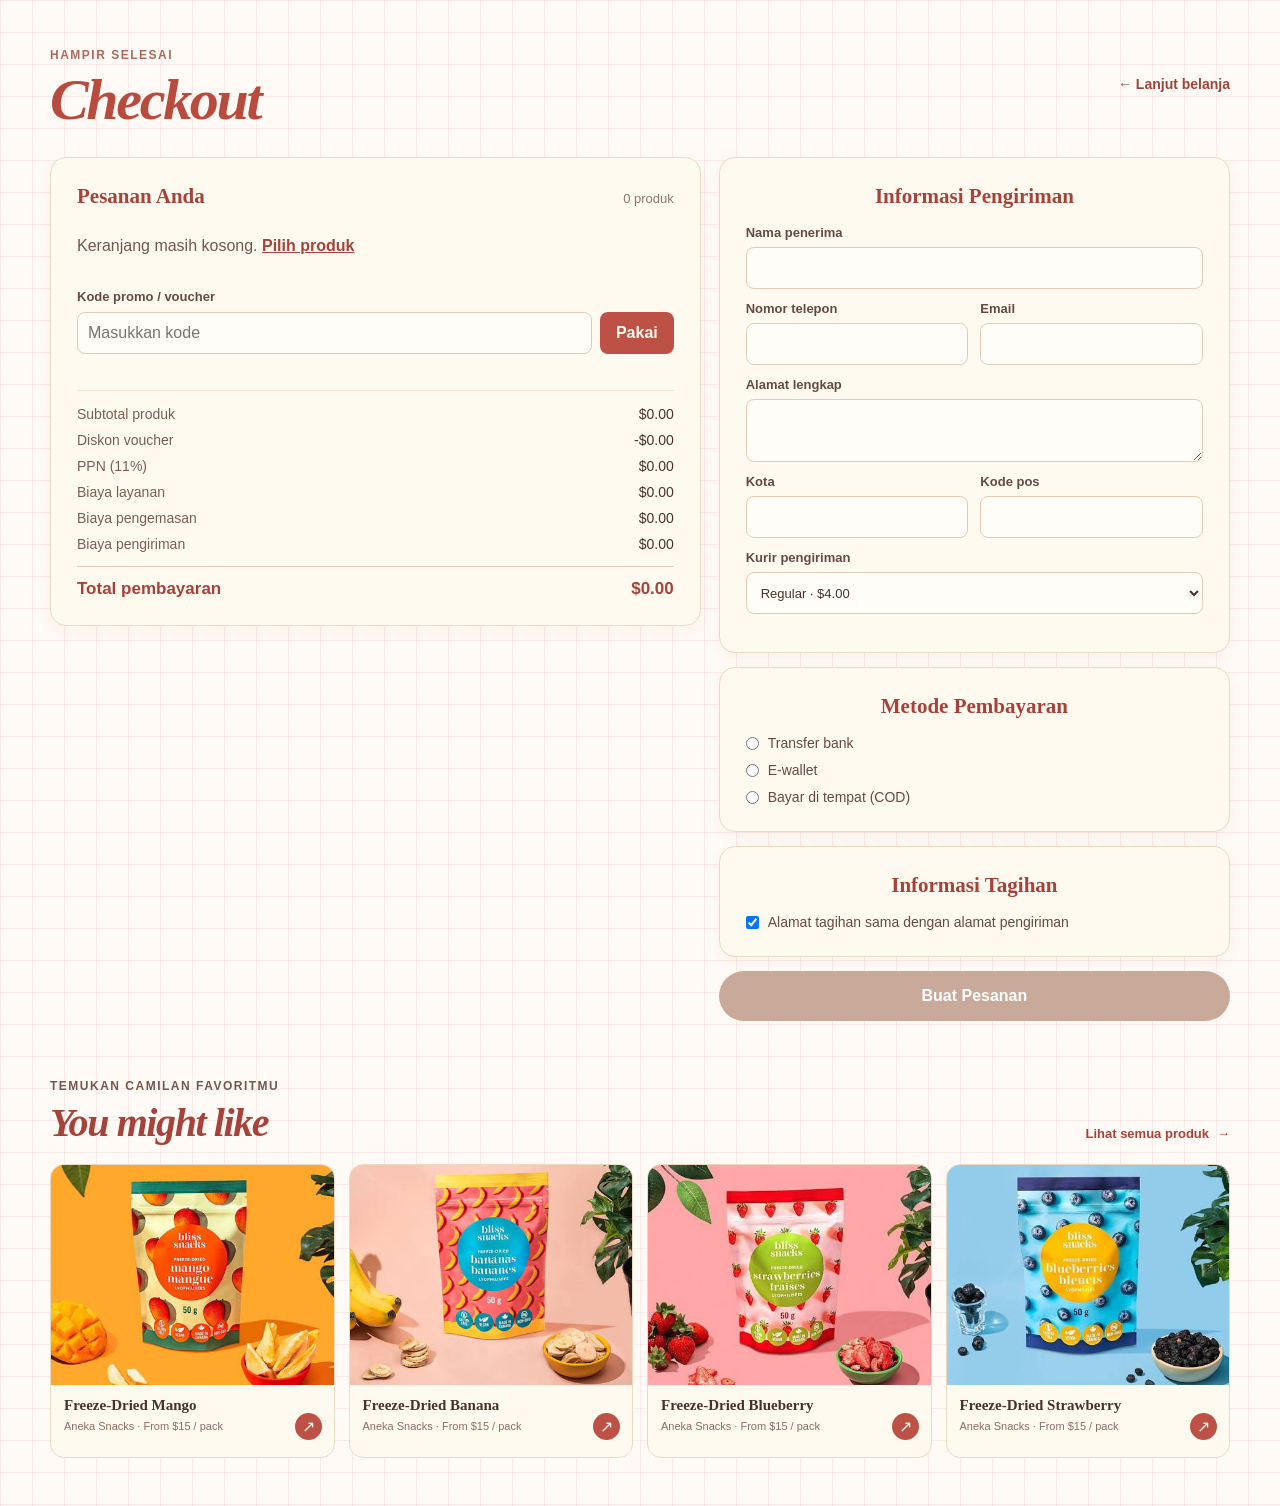
<file: Iframe/checkout.html>
<!DOCTYPE html>
<html lang="id">
<head>
  <meta charset="UTF-8">
  <meta name="viewport" content="width=device-width, initial-scale=1.0">
  <title>Checkout | Toko Buah Freeze Dried</title>
  <link rel="stylesheet" href="style.css">
</head>
<body class="checkout-page">
  <main class="checkout-main">
    <div class="checkout-heading">
      <div>
        <p class="catalog-eyebrow">Hampir selesai</p>
        <h1>Checkout</h1>
      </div>
      <a class="detail-back" href="products2.html">← Lanjut belanja</a>
    </div>

    <div class="checkout-layout">
      <section class="checkout-section checkout-summary" aria-labelledby="summary-title">
        <div class="checkout-section-heading">
          <h2 id="summary-title">Pesanan Anda</h2>
          <span id="cart-count">0 produk</span>
        </div>
        <div id="checkout-items" class="checkout-items"></div>

        <div class="promo-entry">
          <label for="promo-code">Kode promo / voucher</label>
          <div class="promo-controls">
            <input id="promo-code" type="text" placeholder="Masukkan kode">
            <button id="apply-promo" type="button" class="secondary-button">Pakai</button>
          </div>
          <p id="promo-message" class="form-message" role="status" aria-live="polite"></p>
        </div>

        <dl class="price-breakdown">
          <div><dt>Subtotal produk</dt><dd id="subtotal-value">$0.00</dd></div>
          <div id="discount-row" hidden><dt>Diskon voucher</dt><dd id="discount-value">-$0.00</dd></div>
          <div><dt>PPN (11%)</dt><dd id="tax-value">$0.00</dd></div>
          <div><dt>Biaya layanan</dt><dd id="service-value">$0.00</dd></div>
          <div><dt>Biaya pengemasan</dt><dd id="packaging-value">$0.00</dd></div>
          <div><dt>Biaya pengiriman</dt><dd id="shipping-value">$0.00</dd></div>
          <div class="price-total"><dt>Total pembayaran</dt><dd id="total-value">$0.00</dd></div>
        </dl>
      </section>

      <form class="checkout-form" id="checkout-form">
        <section class="checkout-section" aria-labelledby="shipping-title">
          <h2 id="shipping-title">Informasi Pengiriman</h2>
          <label class="checkout-field" for="recipient-name">Nama penerima
            <input id="recipient-name" name="recipientName" autocomplete="name" required>
          </label>
          <div class="checkout-field-row">
            <label class="checkout-field" for="recipient-phone">Nomor telepon
              <input id="recipient-phone" name="phone" type="tel" autocomplete="tel" required>
            </label>
            <label class="checkout-field" for="recipient-email">Email
              <input id="recipient-email" name="email" type="email" autocomplete="email" required>
            </label>
          </div>
          <label class="checkout-field" for="shipping-address">Alamat lengkap
            <textarea id="shipping-address" name="shippingAddress" rows="3" autocomplete="street-address" required></textarea>
          </label>
          <div class="checkout-field-row">
            <label class="checkout-field" for="shipping-city">Kota
              <input id="shipping-city" name="city" autocomplete="address-level2" required>
            </label>
            <label class="checkout-field" for="shipping-postal">Kode pos
              <input id="shipping-postal" name="postalCode" inputmode="numeric" autocomplete="postal-code" required>
            </label>
          </div>
          <label class="checkout-field" for="courier">Kurir pengiriman
            <select id="courier" name="courier">
              <option value="regular">Regular · $4.00</option>
              <option value="express">Express · $8.00</option>
              <option value="same-day">Same day · $12.00</option>
            </select>
          </label>
        </section>

        <section class="checkout-section" aria-labelledby="payment-title">
          <h2 id="payment-title">Metode Pembayaran</h2>
          <div class="payment-options">
            <label><input type="radio" name="payment" value="bank-transfer" required> Transfer bank</label>
            <label><input type="radio" name="payment" value="ewallet"> E-wallet</label>
            <label><input type="radio" name="payment" value="cod"> Bayar di tempat (COD)</label>
          </div>
        </section>

        <section class="checkout-section" aria-labelledby="billing-title">
          <h2 id="billing-title">Informasi Tagihan</h2>
          <label class="billing-toggle"><input id="billing-same" type="checkbox" checked> Alamat tagihan sama dengan alamat pengiriman</label>
          <div id="billing-fields" class="billing-fields" hidden>
            <label class="checkout-field" for="billing-name">Nama pada tagihan
              <input id="billing-name" name="billingName" autocomplete="billing name">
            </label>
            <label class="checkout-field" for="billing-address">Alamat tagihan
              <textarea id="billing-address" name="billingAddress" rows="3" autocomplete="billing street-address"></textarea>
            </label>
          </div>
        </section>

        <button class="checkout-submit" id="place-order" type="submit">Buat Pesanan</button>
        <p id="checkout-message" class="checkout-message" role="status" aria-live="polite"></p>
      </form>
    </div>

    <section class="checkout-recommendations" aria-labelledby="recommendations-title">
      <div class="checkout-recommendations-heading">
        <div>
          <p class="catalog-eyebrow">Temukan camilan favoritmu</p>
          <h2 id="recommendations-title">You might like</h2>
        </div>
        <a href="products2.html">Lihat semua produk <span aria-hidden="true">→</span></a>
      </div>
      <div class="checkout-recommendation-grid">
        <a class="checkout-recommendation-card" href="product-detail.html?product=mango">
          <span class="checkout-recommendation-image"><img src="buah1.jpg" alt="Kemasan freeze-dried mango"></span>
          <span class="checkout-recommendation-info"><strong>Freeze-Dried Mango</strong><span>Aneka Snacks · From $15 / pack</span></span>
          <span class="checkout-recommendation-action" aria-hidden="true">↗</span>
        </a>
        <a class="checkout-recommendation-card" href="product-detail.html?product=banana">
          <span class="checkout-recommendation-image"><img src="buah2.jpg" alt="Kemasan freeze-dried banana"></span>
          <span class="checkout-recommendation-info"><strong>Freeze-Dried Banana</strong><span>Aneka Snacks · From $15 / pack</span></span>
          <span class="checkout-recommendation-action" aria-hidden="true">↗</span>
        </a>
        <a class="checkout-recommendation-card" href="product-detail.html?product=blueberry">
          <span class="checkout-recommendation-image"><img src="buah4.jpg" alt="Kemasan freeze-dried blueberry"></span>
          <span class="checkout-recommendation-info"><strong>Freeze-Dried Blueberry</strong><span>Aneka Snacks · From $15 / pack</span></span>
          <span class="checkout-recommendation-action" aria-hidden="true">↗</span>
        </a>
        <a class="checkout-recommendation-card" href="product-detail.html?product=strawberry">
          <span class="checkout-recommendation-image"><img src="buah3.jpg" alt="Kemasan freeze-dried strawberry"></span>
          <span class="checkout-recommendation-info"><strong>Freeze-Dried Strawberry</strong><span>Aneka Snacks · From $15 / pack</span></span>
          <span class="checkout-recommendation-action" aria-hidden="true">↗</span>
        </a>
      </div>
    </section>
  </main>

  <script src="catalog-data.js"></script>
  <script>
    const cartStorageKey = 'freezeDriedCart';
    const products = Object.fromEntries(window.FREEZE_DRY_CATALOG.products.map((product) => [
      product.id,
      { name: product.name, image: product.image }
    ]));
    const variants = {
      'normal-sugar': 'Normal Sugar',
      'less-sugar': 'Less Sugar',
      'no-sugar': 'No Sugar',
      'more-sugar': 'More Sugar'
    };
    const sizes = { small: 'Small', medium: 'Medium', large: 'Large' };
    const sizePrices = { small: 15, medium: 20, large: 25 };
    const shippingFees = { regular: 4, express: 8, 'same-day': 12 };
    const promoCodes = {
      HEMAT10: { type: 'percent', value: 0.1 },
      BUAH5: { type: 'fixed', value: 5 },
      KISACANTIK: { type: 'free' }
    };
    const checkoutItems = document.querySelector('#checkout-items');
    const checkoutForm = document.querySelector('#checkout-form');
    const escapeHTML = (value) => String(value).replace(/[&<>"']/g, (character) => ({ '&': '&amp;', '<': '&lt;', '>': '&gt;', '"': '&quot;', "'": '&#39;' })[character]);
    const money = (amount) => `$${amount.toFixed(2)}`;
    let cart = readCart();
    let activePromo = null;

    function notifyParentOfContentChange() {
      if (window.parent === window) return;
      const count = cart.reduce((total, item) => total + Number(item.quantity), 0);
      window.parent.postMessage({ type: 'freeze-dried-cart-updated', count }, '*');
    }

    function readCart() {
      try {
        const storedCart = JSON.parse(localStorage.getItem(cartStorageKey) || '[]');
        if (!Array.isArray(storedCart)) throw new Error('Data keranjang tidak valid.');

        const productCounts = new Map();
        const groupedCart = new Map();
        storedCart.filter((item) => products[item.product] && Number(item.quantity) > 0)
          .forEach((item) => {
            const size = sizes[item.size] ? item.size : 'small';
            const variant = variants[item.variant] ? item.variant : 'normal-sugar';
            const productCount = productCounts.get(item.product) || 0;
            const quantity = Math.min(
              99 - productCount,
              Math.max(0, Math.floor(Number(item.quantity)))
            );
            if (!quantity) return;

            const key = JSON.stringify([item.product, variant, size]);
            const groupedItem = groupedCart.get(key);
            if (groupedItem) {
              groupedItem.quantity += quantity;
            } else {
              groupedCart.set(key, {
                ...item,
                product: item.product,
                variant,
                size,
                unitPrice: sizePrices[size],
                quantity
              });
            }
            productCounts.set(item.product, productCount + quantity);
          });

        const usedIds = new Set();
        return [...groupedCart.values()].map((item) => {
          let id = String(item.id || '');
          while (!id || usedIds.has(id)) {
            id = `${item.product}-${Date.now()}-${Math.random().toString(36).slice(2, 9)}`;
          }
          usedIds.add(id);
          return { ...item, id };
        });
      } catch {
        return [];
      }
    }

    function saveCart() {
      localStorage.setItem(cartStorageKey, JSON.stringify(cart));
      renderCart();
    }

    function renderCart() {
      checkoutItems.innerHTML = cart.map((item) => {
        const product = products[item.product];
        const unitPrice = sizePrices[item.size] || sizePrices.small;
        return `
          <article class="checkout-item" data-item-id="${escapeHTML(item.id)}">
            <img src="${product.image}" alt="${escapeHTML(product.name)}">
            <div class="checkout-item-info">
              <h3>${escapeHTML(product.name)}</h3>
              <p>
                ${escapeHTML(variants[item.variant] || 'Normal Sugar')} · ${escapeHTML(sizes[item.size] || 'Small')}
                <button class="edit-size" type="button" data-edit-size aria-expanded="false" aria-controls="size-editor-${escapeHTML(item.id)}">Edit</button>
              </p>
              <strong>${money(unitPrice)} / item</strong>
              <div class="item-controls">
                <div class="quantity-stepper" aria-label="Jumlah ${escapeHTML(product.name)}">
                  <button class="quantity-step" type="button" data-quantity-change="-1" aria-label="Kurangi ${escapeHTML(product.name)}">−</button>
                  <input class="item-quantity" type="number" min="1" max="99" value="${item.quantity}" aria-label="Jumlah ${escapeHTML(product.name)}">
                  <button class="quantity-step" type="button" data-quantity-change="1" aria-label="Tambah ${escapeHTML(product.name)}">+</button>
                </div>
                <button class="remove-item" type="button" data-remove="${escapeHTML(item.id)}">Hapus</button>
              </div>
              <div class="size-editor" id="size-editor-${escapeHTML(item.id)}" hidden>
                <label for="size-count-${escapeHTML(item.id)}">Jumlah yang diubah
                  <input class="size-edit-count" id="size-count-${escapeHTML(item.id)}" type="number" min="1" max="${item.quantity}" value="1" required>
                </label>
                <label for="variant-${escapeHTML(item.id)}">Level gula
                  <select class="item-variant" id="variant-${escapeHTML(item.id)}">
                    ${Object.entries(variants).map(([value, label]) => `<option value="${value}" ${item.variant === value ? 'selected' : ''}>${label}</option>`).join('')}
                  </select>
                </label>
                <label for="size-${escapeHTML(item.id)}">Ukuran
                  <select class="item-size" id="size-${escapeHTML(item.id)}">
                    ${Object.entries(sizes).map(([value, label]) => `<option value="${value}" ${item.size === value ? 'selected' : ''}>${label} · ${money(sizePrices[value])}</option>`).join('')}
                  </select>
                </label>
                <button class="save-size" type="button" data-save-size>Simpan</button>
                <button class="cancel-size" type="button" data-cancel-size>Batal</button>
              </div>
            </article>`;
        }).join('');

      localStorage.setItem(cartStorageKey, JSON.stringify(cart));
      const productQuantities = new Map();
      cart.forEach((item) => {
        productQuantities.set(item.product, (productQuantities.get(item.product) || 0) + Number(item.quantity));
      });
      checkoutItems.querySelectorAll('.checkout-item').forEach((itemElement) => {
        const item = cart.find((cartItem) => cartItem.id === itemElement.dataset.itemId);
        const plusButton = itemElement.querySelector('[data-quantity-change="1"]');
        plusButton.disabled = productQuantities.get(item.product) >= 99;
      });
      const itemCount = cart.reduce((sum, item) => sum + Number(item.quantity), 0);
      document.querySelector('#cart-count').textContent = `${itemCount} produk`;
      if (cart.length === 0) {
        checkoutItems.innerHTML = '<p class="empty-cart">Keranjang masih kosong. <a href="products2.html">Pilih produk</a></p>';
      }
      document.querySelector('#place-order').disabled = cart.length === 0;
      updateTotals();
      notifyParentOfContentChange();
    }

    function updateTotals() {
      const quantity = cart.reduce((sum, item) => sum + Number(item.quantity), 0);
      const subtotal = cart.reduce((sum, item) => sum + (sizePrices[item.size] || sizePrices.small) * Number(item.quantity), 0);
      const isFreeOrder = activePromo?.type === 'free';
      const productDiscount = activePromo && !isFreeOrder
        ? Math.min(activePromo.type === 'percent' ? subtotal * activePromo.value : activePromo.value, subtotal)
        : 0;
      const tax = (subtotal - productDiscount) * 0.11;
      const service = cart.length ? 1.5 : 0;
      const packaging = quantity * 0.5;
      const shipping = cart.length ? shippingFees[document.querySelector('#courier').value] : 0;
      const orderTotal = subtotal - productDiscount + tax + service + packaging + shipping;
      const discount = isFreeOrder ? orderTotal : productDiscount;
      const total = isFreeOrder ? orderTotal - discount : orderTotal;

      document.querySelector('#subtotal-value').textContent = money(subtotal);
      document.querySelector('#discount-value').textContent = `-${money(discount)}`;
      document.querySelector('#discount-row').hidden = discount === 0;
      document.querySelector('#tax-value').textContent = money(tax);
      document.querySelector('#service-value').textContent = money(service);
      document.querySelector('#packaging-value').textContent = money(packaging);
      document.querySelector('#shipping-value').textContent = money(shipping);
      document.querySelector('#total-value').textContent = money(total);
    }

    checkoutItems.addEventListener('change', (event) => {
      if (!event.target.matches('.item-quantity')) return;
      const itemElement = event.target.closest('.checkout-item');
      const item = cart.find((cartItem) => cartItem.id === itemElement.dataset.itemId);
      if (!item) return;

      const otherProductQuantity = cart
        .filter((cartItem) => cartItem.product === item.product && cartItem.id !== item.id)
        .reduce((total, cartItem) => total + Number(cartItem.quantity), 0);
      const requestedQuantity = Math.max(1, Math.floor(Number(event.target.value) || 1));
      item.quantity = Math.min(requestedQuantity, 99 - otherProductQuantity);
      saveCart();
    });

    checkoutItems.addEventListener('click', (event) => {
      const quantityButton = event.target.closest('[data-quantity-change]');
      if (quantityButton) {
        const itemElement = quantityButton.closest('.checkout-item');
        const item = cart.find((cartItem) => cartItem.id === itemElement.dataset.itemId);
        if (!item) return;
        const productQuantity = cart
          .filter((cartItem) => cartItem.product === item.product)
          .reduce((total, cartItem) => total + Number(cartItem.quantity), 0);
        const nextQuantity = Number(item.quantity) + Number(quantityButton.dataset.quantityChange);
        if (nextQuantity < 1 || (nextQuantity > item.quantity && productQuantity >= 99)) return;
        item.quantity = nextQuantity;
        saveCart();
        return;
      }

      const editButton = event.target.closest('[data-edit-size]');
      if (editButton) {
        const editor = editButton.closest('.checkout-item-info').querySelector('.size-editor');
        editor.hidden = false;
        editButton.setAttribute('aria-expanded', 'true');
        const editCount = editor.querySelector('.size-edit-count');
        editCount.max = editButton.closest('.checkout-item').querySelector('.item-quantity').value;
        editCount.value = '1';
        editor.querySelector('select').focus();
        notifyParentOfContentChange();
        return;
      }

      const cancelButton = event.target.closest('[data-cancel-size]');
      if (cancelButton) {
        const itemInfo = cancelButton.closest('.checkout-item-info');
        itemInfo.querySelector('.size-editor').hidden = true;
        itemInfo.querySelector('[data-edit-size]').setAttribute('aria-expanded', 'false');
        notifyParentOfContentChange();
        return;
      }

      const saveSizeButton = event.target.closest('[data-save-size]');
      if (saveSizeButton) {
        const itemInfo = saveSizeButton.closest('.checkout-item-info');
        const itemElement = saveSizeButton.closest('.checkout-item');
        const itemIndex = cart.findIndex((cartItem) => cartItem.id === itemElement.dataset.itemId);
        const item = cart[itemIndex];
        const selectedSize = itemInfo.querySelector('.item-size').value;
        const selectedVariant = itemInfo.querySelector('.item-variant').value;
        const editCountInput = itemInfo.querySelector('.size-edit-count');
        const editCount = Math.floor(Number(editCountInput.value));
        if (!editCountInput.reportValidity()) return;
        if (!item || !sizes[selectedSize] || !variants[selectedVariant] || editCount < 1 || editCount > item.quantity) return;

        if (selectedSize === item.size && selectedVariant === item.variant) {
          itemInfo.querySelector('.size-editor').hidden = true;
          itemInfo.querySelector('[data-edit-size]').setAttribute('aria-expanded', 'false');
          return;
        }

        item.quantity -= editCount;
        const existingItem = cart.find((cartItem) => (
          cartItem.product === item.product
          && cartItem.variant === selectedVariant
          && cartItem.size === selectedSize
        ));
        if (existingItem) {
          existingItem.quantity += editCount;
        } else {
          cart.push({
            ...item,
            id: `${item.product}-${Date.now()}-${Math.random().toString(36).slice(2, 9)}`,
            variant: selectedVariant,
            size: selectedSize,
            unitPrice: sizePrices[selectedSize],
            quantity: editCount
          });
        }
        if (!item.quantity) {
          cart.splice(itemIndex, 1);
        }
        saveCart();
        return;
      }

      const removeButton = event.target.closest('[data-remove]');
      if (!removeButton) return;
      cart = cart.filter((item) => item.id !== removeButton.dataset.remove);
      saveCart();
    });

    document.querySelector('#apply-promo').addEventListener('click', () => {
      const code = document.querySelector('#promo-code').value.trim().toUpperCase();
      const message = document.querySelector('#promo-message');
      activePromo = promoCodes[code] || null;
      if (activePromo) {
        message.textContent = `Kode ${code} berhasil digunakan.`;
      } else {
        message.textContent = code ? 'Kode voucher tidak valid.' : 'Masukkan kode voucher terlebih dahulu.';
      }
      updateTotals();
      notifyParentOfContentChange();
    });

    document.querySelector('#courier').addEventListener('change', updateTotals);

    document.querySelector('#billing-same').addEventListener('change', (event) => {
      const billingFields = document.querySelector('#billing-fields');
      billingFields.hidden = event.target.checked;
      billingFields.querySelectorAll('input, textarea').forEach((field) => {
        field.required = !event.target.checked;
      });
      notifyParentOfContentChange();
    });

    checkoutForm.addEventListener('submit', (event) => {
      event.preventDefault();
      if (!cart.length || !checkoutForm.reportValidity()) return;
      localStorage.setItem(cartStorageKey, '[]');
      cart = [];
      const placeOrderButton = document.querySelector('#place-order');
      placeOrderButton.disabled = true;
      placeOrderButton.textContent = 'Pesanan selesai';
      document.querySelector('#checkout-message').textContent = 'Terima kasih sudah beli dari kami! Pesanan demo berhasil dibuat; pembayaran belum terhubung ke layanan nyata.';
      document.querySelector('#checkout-message').classList.add('is-success');
      notifyParentOfContentChange();
    });

    renderCart();
  </script>
<script src="frame-resize.js"></script>
</body>
</html>
</file>
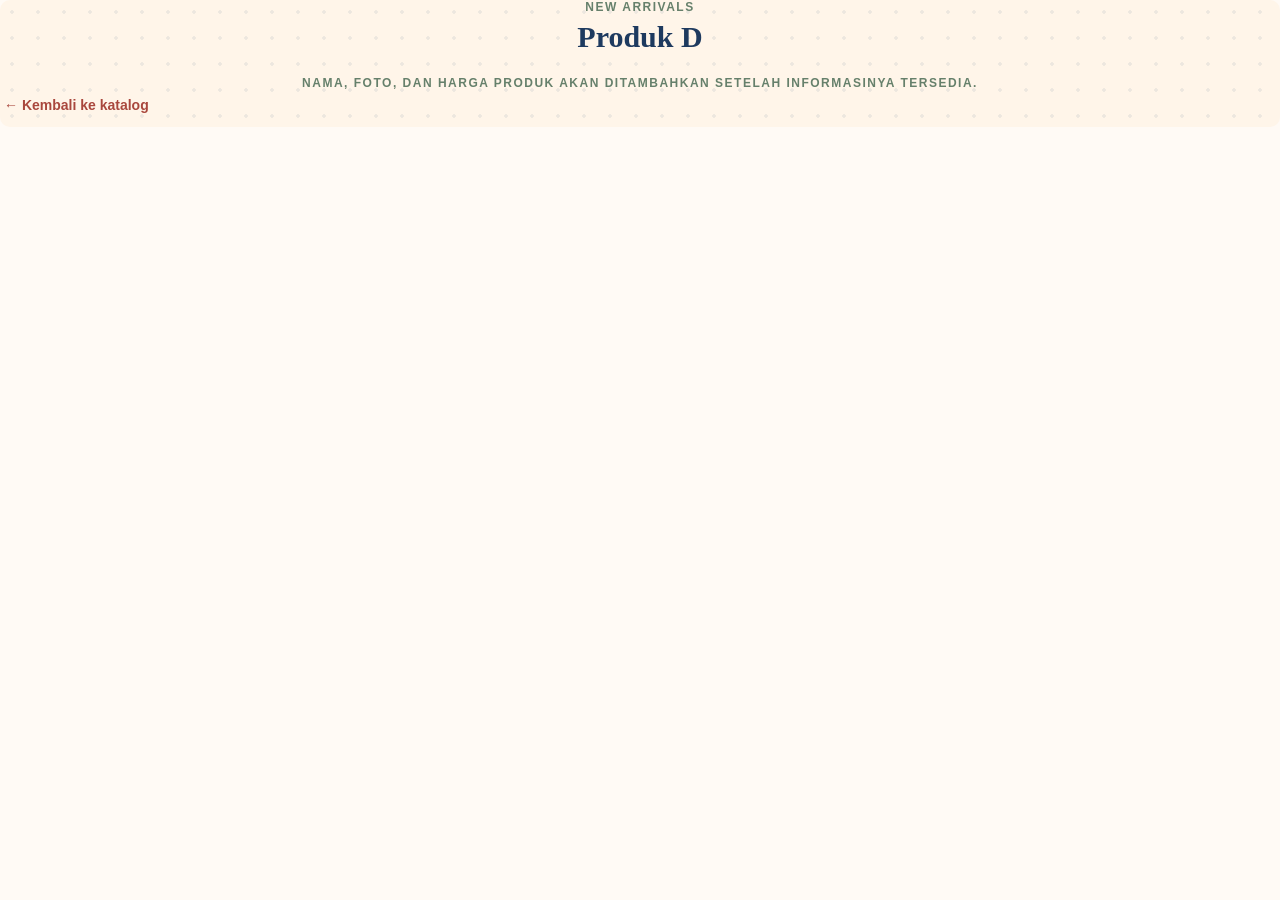
<file: Iframe/d.html>
<!DOCTYPE html>
<html lang="id">
<head>
  <meta charset="UTF-8">
  <meta name="viewport" content="width=device-width, initial-scale=1.0">
  <title>New Arrival D | Toko Buah Freeze Dried</title>
  <link rel="stylesheet" href="style.css">
</head>
<body class="catalog-page">
  <main class="catalog-main">
    <p class="catalog-eyebrow">New Arrivals</p>
    <h1>Produk D</h1>
    <p class="catalog-eyebrow">Nama, foto, dan harga produk akan ditambahkan setelah informasinya tersedia.</p>
    <a class="detail-back" href="products2.html">← Kembali ke katalog</a>
  </main>
<script src="frame-resize.js"></script>
</body>
</html>
</file>
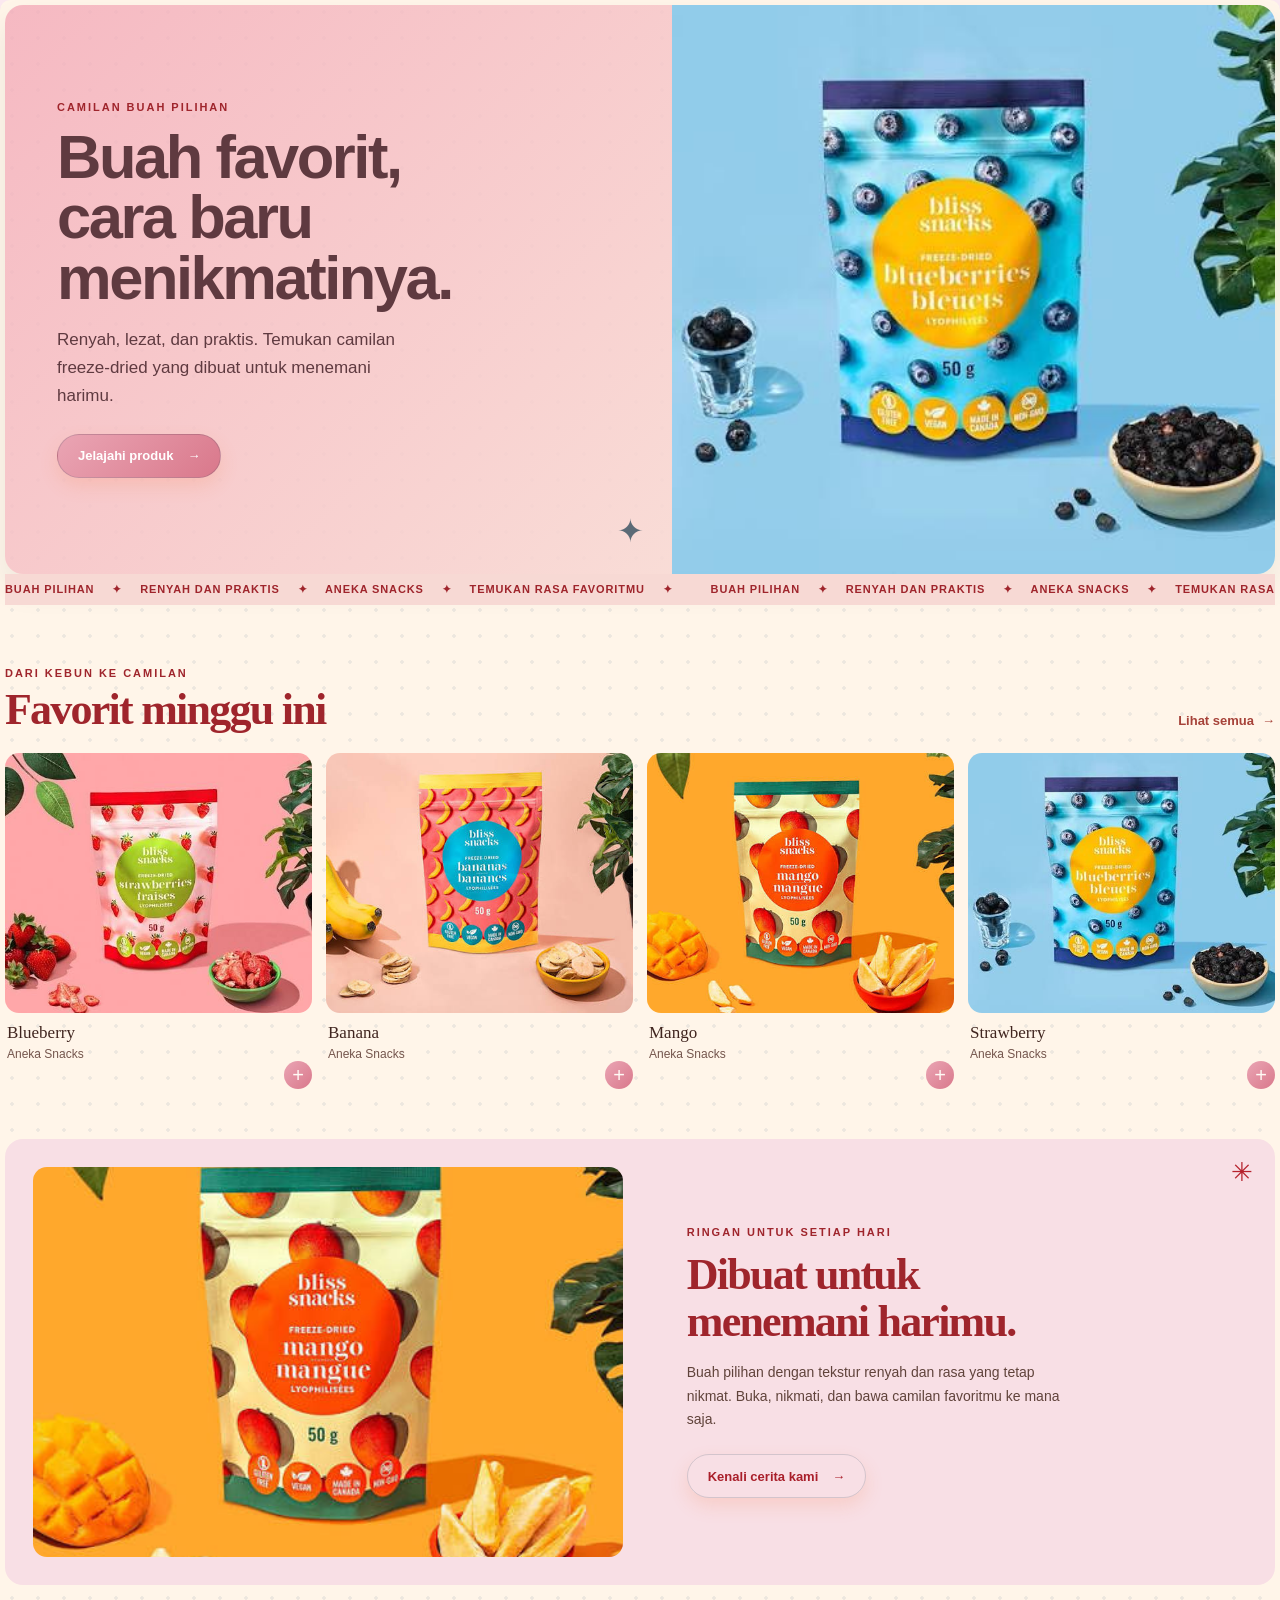
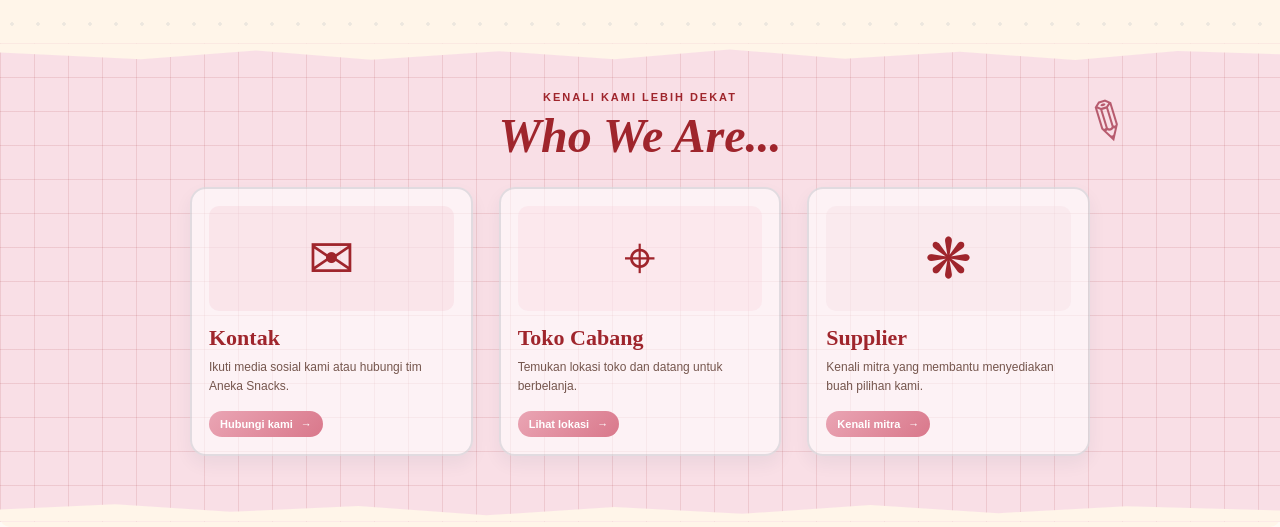
<file: Iframe/home.html>
<!DOCTYPE html>
<html lang="id">
<head>
  <meta charset="UTF-8">
  <meta name="viewport" content="width=device-width, initial-scale=1.0">
  <title>Beranda | Toko Buah Freeze Dried</title>
  <link rel="stylesheet" href="style.css">
</head>
<body class="home-page">
  <main class="home-main">
    <section class="home-hero" aria-labelledby="home-title">
      <div class="home-hero-copy">
        <p class="home-eyebrow">CAMILAN BUAH PILIHAN</p>
        <h1 id="home-title">Buah favorit,<br>cara baru<br>menikmatinya.</h1>
        <p class="home-intro">Renyah, lezat, dan praktis. Temukan camilan freeze-dried yang dibuat untuk menemani harimu.</p>
        <a class="home-button" href="products2.html" target="konten">Jelajahi produk <span aria-hidden="true">→</span></a>
        <span class="home-sparkle" aria-hidden="true">✦</span>
      </div>
      <a class="home-hero-image" href="product-detail.html?product=strawberry" target="konten" aria-label="Lihat Freeze-Dried Strawberry">
        <img src="buah3.jpg" alt="Kemasan Aneka Snacks freeze-dried strawberry">
      </a>
    </section>

    <div class="catalog-marquee" aria-label="Buah pilihan · Renyah dan praktis · Aneka Snacks · Temukan rasa favoritmu">
      <div class="catalog-marquee-track" aria-hidden="true">
        <span>Buah pilihan <b>✦</b> Renyah dan praktis <b>✦</b> Aneka Snacks <b>✦</b> Temukan rasa favoritmu <b>✦</b></span>
        <span>Buah pilihan <b>✦</b> Renyah dan praktis <b>✦</b> Aneka Snacks <b>✦</b> Temukan rasa favoritmu <b>✦</b></span>
      </div>
    </div>

    <section class="home-favorites" aria-labelledby="favorites-title">
      <div class="home-section-heading">
        <div>
          <p class="home-eyebrow">DARI KEBUN KE CAMILAN</p>
          <h2 id="favorites-title">Favorit minggu ini</h2>
        </div>
        <a class="home-text-link" href="products2.html" target="konten">Lihat semua <span aria-hidden="true">→</span></a>
      </div>

      <div class="home-product-grid">
        <article class="home-product-card">
          <a class="home-product-link" href="product-detail.html?product=blueberry" target="konten">
            <span class="home-product-image home-product-blueberry"><img src="buah4.jpg" alt="Kemasan freeze-dried blueberry"></span>
            <span class="home-product-details"><span>Blueberry</span><span>Aneka Snacks</span></span>
          </a>
          <button class="home-product-arrow add-to-cart" type="button" data-product="blueberry" aria-label="Tambahkan blueberry ke cart">+</button>
          <span class="add-to-cart-status" role="status" aria-live="polite"></span>
        </article>
        <article class="home-product-card">
          <a class="home-product-link" href="product-detail.html?product=banana" target="konten">
            <span class="home-product-image home-product-banana"><img src="buah2.jpg" alt="Kemasan freeze-dried banana"></span>
            <span class="home-product-details"><span>Banana</span><span>Aneka Snacks</span></span>
          </a>
          <button class="home-product-arrow add-to-cart" type="button" data-product="banana" aria-label="Tambahkan banana ke cart">+</button>
          <span class="add-to-cart-status" role="status" aria-live="polite"></span>
        </article>
        <article class="home-product-card">
          <a class="home-product-link" href="product-detail.html?product=mango" target="konten">
            <span class="home-product-image home-product-mango"><img src="buah1.jpg" alt="Kemasan freeze-dried mango"></span>
            <span class="home-product-details"><span>Mango</span><span>Aneka Snacks</span></span>
          </a>
          <button class="home-product-arrow add-to-cart" type="button" data-product="mango" aria-label="Tambahkan mango ke cart">+</button>
          <span class="add-to-cart-status" role="status" aria-live="polite"></span>
        </article>
        <article class="home-product-card">
          <a class="home-product-link" href="product-detail.html?product=strawberry" target="konten">
            <span class="home-product-image home-product-strawberry"><img src="buah3.jpg" alt="Kemasan freeze-dried strawberry"></span>
            <span class="home-product-details"><span>Strawberry</span><span>Aneka Snacks</span></span>
          </a>
          <button class="home-product-arrow add-to-cart" type="button" data-product="strawberry" aria-label="Tambahkan strawberry ke cart">+</button>
          <span class="add-to-cart-status" role="status" aria-live="polite"></span>
        </article>
      </div>
    </section>

    <section class="home-story" aria-labelledby="story-title">
      <img src="buah1.jpg" alt="Kemasan Aneka Snacks freeze-dried mango dengan buah mangga">
      <div class="home-story-copy">
        <p class="home-eyebrow">RINGAN UNTUK SETIAP HARI</p>
        <h2 id="story-title">Dibuat untuk menemani harimu.</h2>
        <p>Buah pilihan dengan tekstur renyah dan rasa yang tetap nikmat. Buka, nikmati, dan bawa camilan favoritmu ke mana saja.</p>
        <a class="home-outline-button" href="profil.html" target="konten">Kenali cerita kami <span aria-hidden="true">→</span></a>
      </div>
      <span class="home-story-accent" aria-hidden="true">✳</span>
    </section>

    <section class="home-what-we-do" aria-labelledby="what-we-do-title">
      <div class="home-what-we-do-heading">
        <p class="home-eyebrow">KENALI KAMI LEBIH DEKAT</p>
        <h2 id="what-we-do-title">Who We Are...</h2>
        <span class="home-what-we-do-pencil" aria-hidden="true">✎</span>
      </div>
      <div class="home-service-grid">
        <a class="home-service-card" href="kontak.html" target="konten">
          <span class="home-service-icon home-service-contact" aria-hidden="true">✉</span>
          <span class="home-service-card-title">Kontak</span>
          <span class="home-service-description">Ikuti media sosial kami atau hubungi tim Aneka Snacks.</span>
          <span class="home-service-link">Hubungi kami <span aria-hidden="true">→</span></span>
        </a>
        <a class="home-service-card" href="cabangtoko.html" target="konten">
          <span class="home-service-icon home-service-store" aria-hidden="true">⌖</span>
          <span class="home-service-card-title">Toko Cabang</span>
          <span class="home-service-description">Temukan lokasi toko dan datang untuk berbelanja.</span>
          <span class="home-service-link">Lihat lokasi <span aria-hidden="true">→</span></span>
        </a>
        <a class="home-service-card" href="supplier.html" target="konten">
          <span class="home-service-icon home-service-supplier" aria-hidden="true">❋</span>
          <span class="home-service-card-title">Supplier</span>
          <span class="home-service-description">Kenali mitra yang membantu menyediakan buah pilihan kami.</span>
          <span class="home-service-link">Kenali mitra <span aria-hidden="true">→</span></span>
        </a>
      </div>
    </section>
  </main>
  <script src="catalog-data.js"></script>
  <script src="cart.js"></script>
  <script src="frame-resize.js"></script>
</body>
</html>
</file>
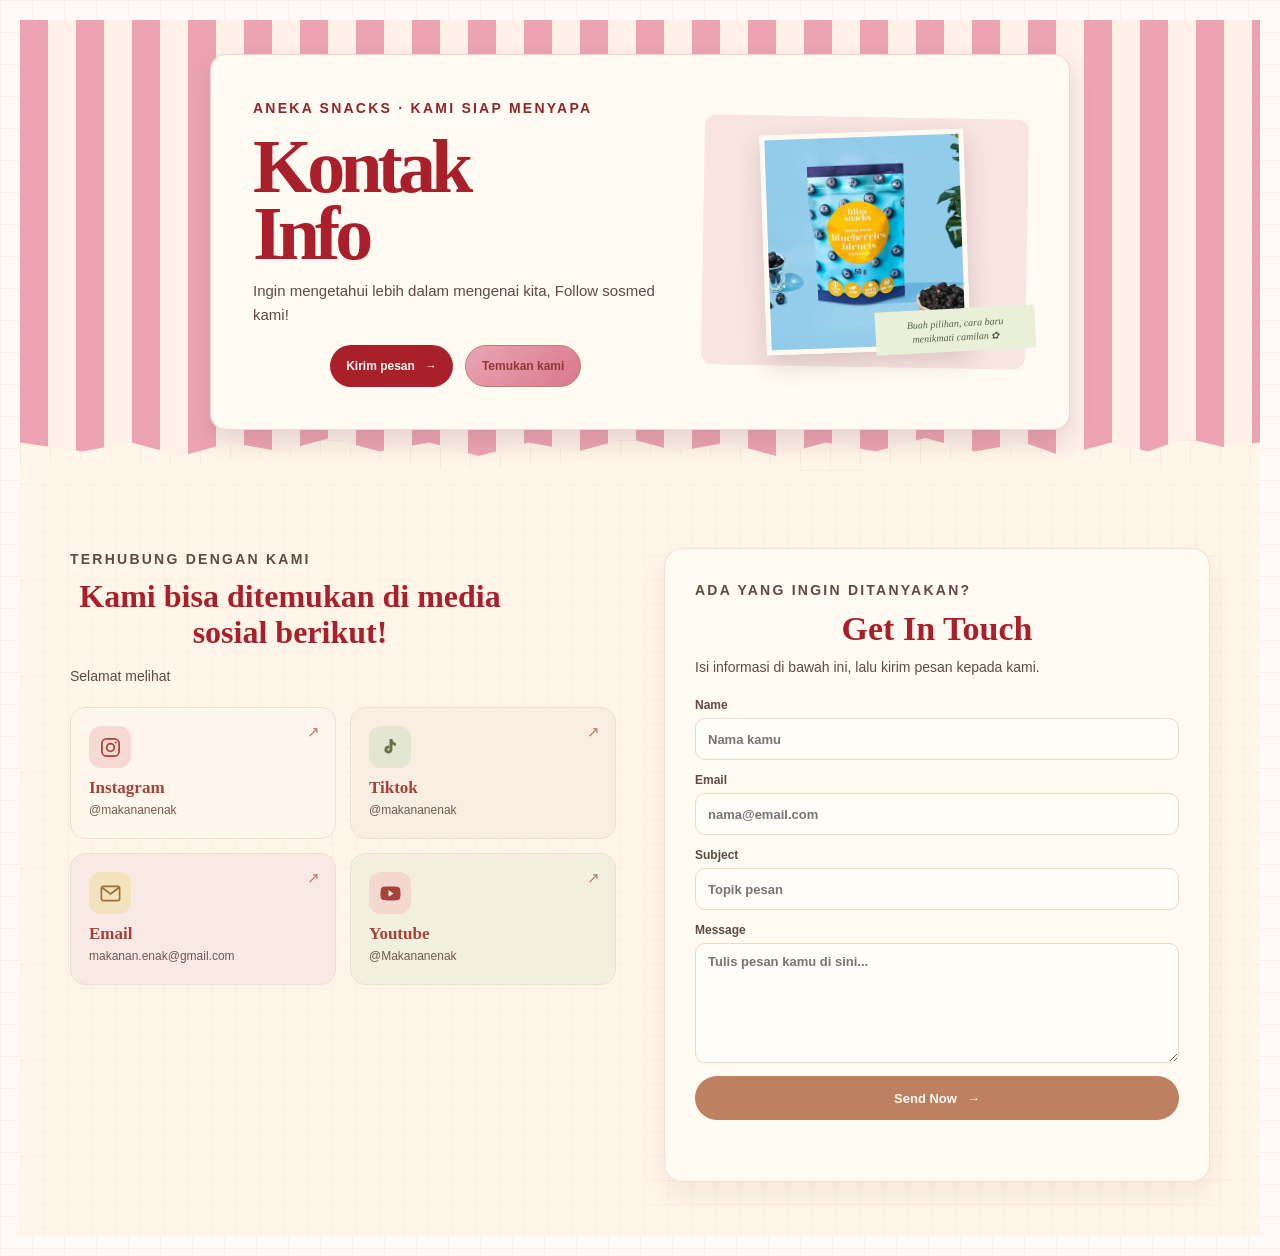
<file: Iframe/kontak.html>
<!DOCTYPE html>
<html lang="id">
  <head>
    <meta charset="UTF-8">
    <meta name="viewport" content="width=device-width, initial-scale=1.0">
    <title>::. Kontak Info .::</title>
    <link rel="stylesheet" href="style.css">
  </head>
  <body class="info-page contact-page">
    <main class="contact-main">
      <header class="contact-heading">
        <div class="contact-hero-card">
          <div class="contact-hero-copy">
            <p class="contact-eyebrow">ANEKA SNACKS · KAMI SIAP MENYAPA</p>
            <h1>Kontak<br>Info</h1>
            <p>Ingin mengetahui lebih dalam mengenai kita, Follow sosmed kami!</p>
            <div class="contact-hero-actions">
              <a class="contact-hero-primary" href="#contact-form">Kirim pesan <span aria-hidden="true">→</span></a>
              <a class="contact-hero-secondary" href="#contact-social">Temukan kami</a>
            </div>
          </div>
          <div class="contact-hero-art">
            <img src="buah3.jpg" alt="Kemasan Aneka Snacks freeze-dried strawberry">
            <span aria-hidden="true">Buah pilihan, cara baru menikmati camilan ✿</span>
          </div>
        </div>
      </header>

      <section class="contact-layout" aria-labelledby="contact-intro-title">
        <div class="contact-channel-column" id="contact-social">
          <div class="contact-intro">
            <p class="contact-eyebrow">TERHUBUNG DENGAN KAMI</p>
            <h2 id="contact-intro-title">Kami bisa ditemukan di media sosial berikut!</h2>
            <p>Selamat melihat</p>
            <span class="contact-flower" aria-hidden="true">✿</span>
          </div>

          <div class="contact-card-grid" aria-label="Informasi kontak dan media sosial">
            <a class="contact-card contact-instagram" href="https://www.instagram.com/" target="_blank" rel="noopener noreferrer">
              <span class="contact-card-icon" aria-hidden="true">
                <svg viewBox="0 0 24 24" focusable="false">
                  <rect x="3" y="3" width="18" height="18" rx="5"></rect>
                  <circle cx="12" cy="12" r="4"></circle>
                  <circle class="contact-icon-dot" cx="17.5" cy="6.8" r="1"></circle>
                </svg>
              </span>
              <span class="contact-card-copy">
                <strong>Instagram</strong>
                <span>@makananenak</span>
              </span>
              <span class="contact-card-arrow" aria-hidden="true">↗</span>
            </a>

            <a class="contact-card contact-tiktok" href="https://www.tiktok.com/@yumingkui" target="_blank" rel="noopener noreferrer">
              <span class="contact-card-icon" aria-hidden="true">
                <svg viewBox="0 0 24 24" focusable="false">
                  <path d="M14 3v11.1a4.2 4.2 0 1 1-3.3-4.1v3.4a1.1 1.1 0 1 0-.9 1.8c.7 0 1.2-.5 1.2-1.2V3h3c.2 2.1 1.4 3.8 3.6 4.3v3.2A8 8 0 0 1 14 8.8"></path>
                </svg>
              </span>
              <span class="contact-card-copy">
                <strong>Tiktok</strong>
                <span>@makananenak</span>
              </span>
              <span class="contact-card-arrow" aria-hidden="true">↗</span>
            </a>

            <a class="contact-card contact-email" href="mailto:kisae.eingy@gmail.com">
              <span class="contact-card-icon" aria-hidden="true">
                <svg viewBox="0 0 24 24" focusable="false">
                  <rect x="2.5" y="4.5" width="19" height="15" rx="2"></rect>
                  <path d="m3.5 6 8.5 6.5L20.5 6"></path>
                </svg>
              </span>
              <span class="contact-card-copy">
                <strong>Email</strong>
                <span>makanan.enak@gmail.com</span>
              </span>
              <span class="contact-card-arrow" aria-hidden="true">↗</span>
            </a>

            <a class="contact-card contact-youtube" href="https://www.youtube.com/" target="_blank" rel="noopener noreferrer">
              <span class="contact-card-icon" aria-hidden="true">
                <svg viewBox="0 0 24 24" focusable="false">
                  <path class="contact-youtube-shape" d="M22 7.2a2.8 2.8 0 0 0-2-2C18.2 4.7 12 4.7 12 4.7s-6.2 0-8 .5a2.8 2.8 0 0 0-2 2A29 29 0 0 0 1.5 12a29 29 0 0 0 .5 4.8 2.8 2.8 0 0 0 2 2c1.8.5 8 .5 8 .5s6.2 0 8-.5a2.8 2.8 0 0 0 2-2 29 29 0 0 0 .5-4.8 29 29 0 0 0-.5-4.8Z"></path>
                  <path class="contact-youtube-play" d="m10 15.5 5-3.5-5-3.5z"></path>
                </svg>
              </span>
              <span class="contact-card-copy">
                <strong>Youtube</strong>
                <span>@Makananenak</span>
              </span>
              <span class="contact-card-arrow" aria-hidden="true">↗</span>
            </a>
          </div>
        </div>

        <section class="contact-form-section" aria-labelledby="contact-form-title">
          <p class="contact-eyebrow">ADA YANG INGIN DITANYAKAN?</p>
          <h2 id="contact-form-title">Get In Touch</h2>
          <p class="contact-form-intro">Isi informasi di bawah ini, lalu kirim pesan kepada kami.</p>
          <form class="contact-form" id="contact-form">
            <label for="contact-name">Name
              <input id="contact-name" name="name" type="text" autocomplete="name" placeholder="Nama kamu" required>
            </label>
            <label for="contact-email">Email
              <input id="contact-email" name="email" type="email" autocomplete="email" placeholder="nama@email.com" required>
            </label>
            <label for="contact-subject">Subject
              <input id="contact-subject" name="subject" type="text" placeholder="Topik pesan" required>
            </label>
            <label for="contact-message">Message
              <textarea id="contact-message" name="message" rows="5" placeholder="Tulis pesan kamu di sini..." required></textarea>
            </label>
            <button type="submit">Send Now <span aria-hidden="true">→</span></button>
            <p class="contact-form-status" id="contact-form-status" role="status" aria-live="polite"></p>
          </form>
        </section>
      </section>
    </main>
    <script>
      const contactForm = document.querySelector('#contact-form');
      const contactFormStatus = document.querySelector('#contact-form-status');

      contactForm.addEventListener('submit', (event) => {
        event.preventDefault();
        if (!contactForm.reportValidity()) return;

        const formData = new FormData(contactForm);
        const subject = encodeURIComponent(formData.get('subject'));
        const body = encodeURIComponent(
          `Nama: ${formData.get('name')}\nEmail: ${formData.get('email')}\n\n${formData.get('message')}`
        );
        contactFormStatus.textContent = 'Membuka aplikasi email untuk mengirim pesan...';
        window.location.href = `mailto:kisae.eingy@gmail.com?subject=${subject}&body=${body}`;
      });
    </script>
    <script src="frame-resize.js"></script>
  </body>
</html>
</file>
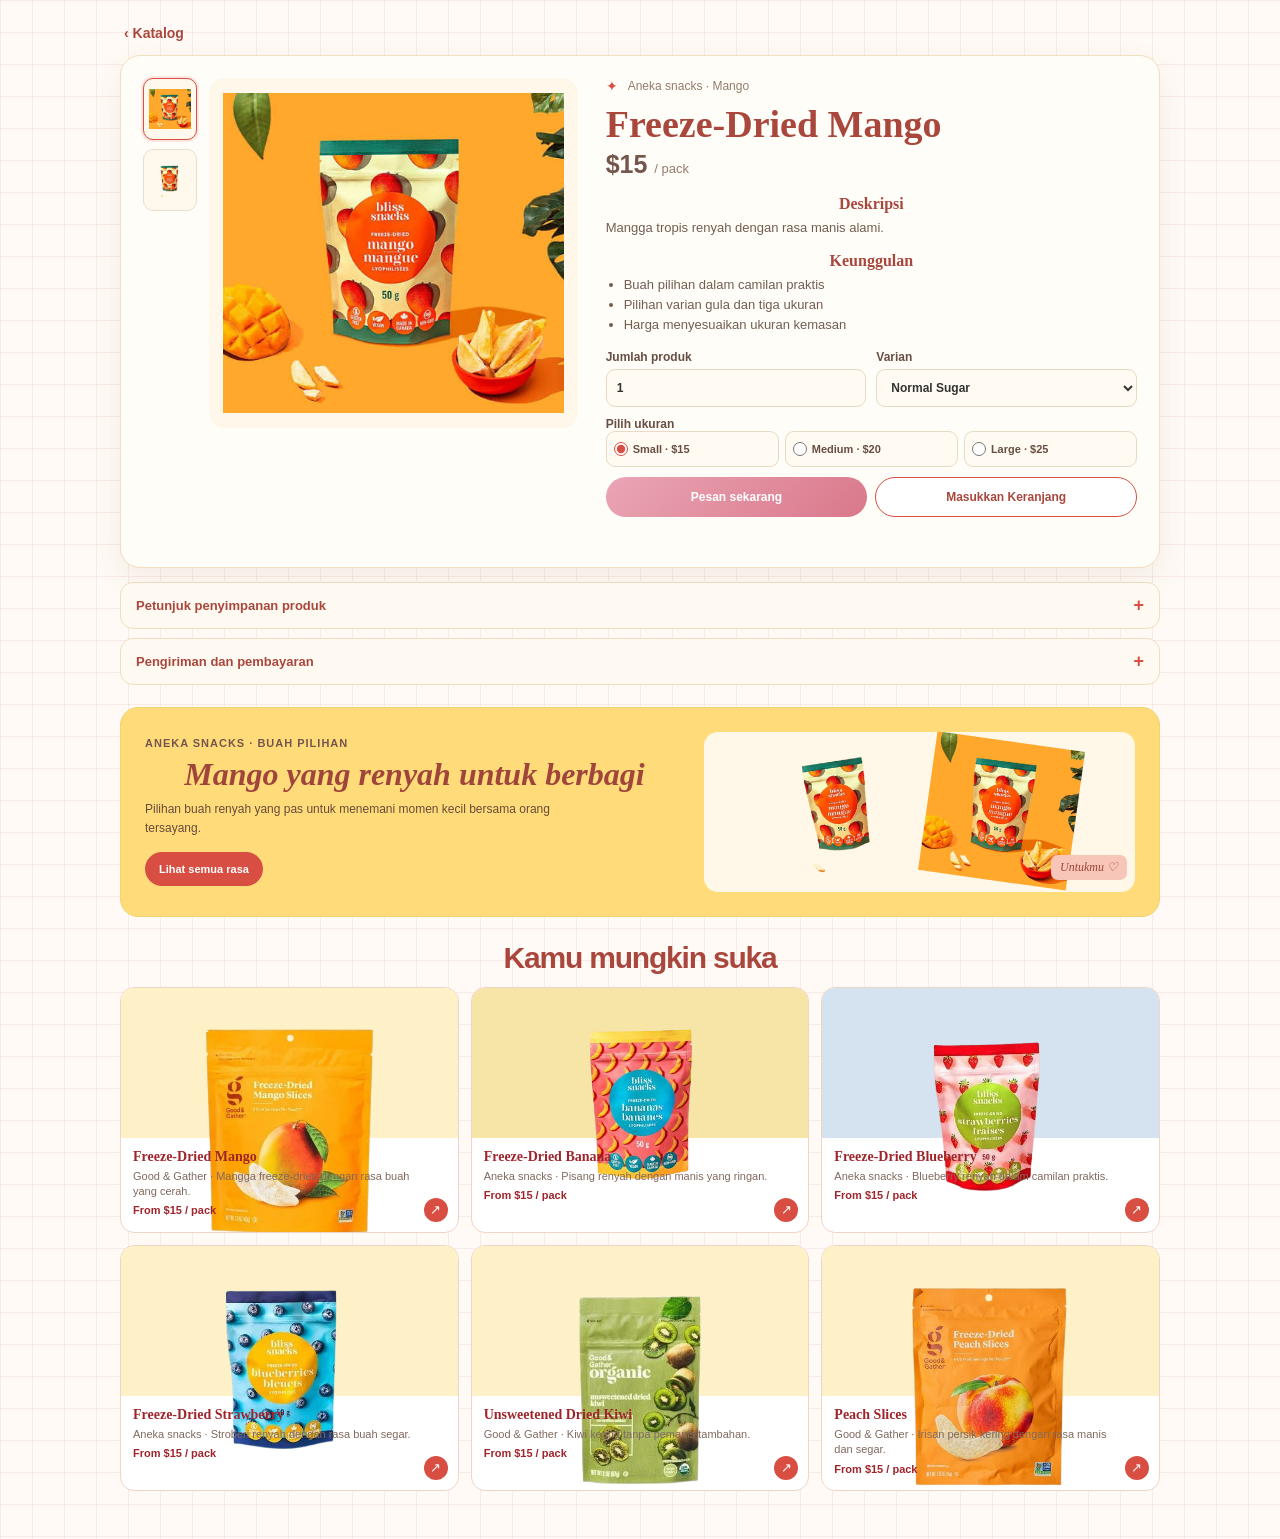
<file: Iframe/product-detail.html>
<!DOCTYPE html>
<html lang="id">
<head>
  <meta charset="UTF-8">
  <meta name="viewport" content="width=device-width, initial-scale=1.0">
  <title>Detail Produk | Toko Buah Freeze Dried</title>
  <link rel="stylesheet" href="style.css">
</head>
<body class="detail-page">
  <main class="detail-main">
    <a class="detail-back" href="all-products.html">‹ Katalog</a>
    <section class="detail-panel" aria-labelledby="product-title">
      <div class="detail-gallery">
        <div class="detail-thumbnails" id="detail-thumbnails" aria-label="Foto produk">
          <button class="detail-thumbnail is-selected" type="button" data-gallery-image="buah1.jpg" aria-label="Lihat foto produk" aria-pressed="true">
            <img src="buah1.jpg" alt="">
          </button>
          <button class="detail-thumbnail" type="button" data-gallery-image="buah1bugil.png" aria-label="Lihat foto kemasan" aria-pressed="false">
            <img src="buah1bugil.png" alt="">
          </button>
        </div>
        <div class="detail-image-stage">
          <img class="detail-image" id="product-image" src="buah1.jpg" alt="Freeze-Dried Mango">
        </div>
      </div>
      <div class="detail-copy">
        <div class="detail-rating">
          <span aria-hidden="true">✦</span>
          <span id="product-brand">Aneka snacks · Buah pilihan</span>
        </div>
        <h1 id="product-title">Freeze-Dried Mango</h1>
        <p class="detail-price" id="product-price">$15 <span>/ pack</span></p>
        <div class="detail-description-block">
          <h2>Deskripsi</h2>
          <p id="product-description">Rasa tropis yang renyah</p>
        </div>
        <div class="detail-features">
          <h2>Keunggulan</h2>
          <ul>
            <li>Buah pilihan dalam camilan praktis</li>
            <li>Pilihan varian gula dan tiga ukuran</li>
            <li>Harga menyesuaikan ukuran kemasan</li>
          </ul>
        </div>

        <form class="order-form" id="product-order-form">
          <input type="hidden" name="product" id="product-value" value="mango">
          <label class="order-field" for="quantity">
            Jumlah produk
            <input type="number" id="quantity" name="quantity" min="1" max="10" value="1" required>
          </label>
          <label class="order-field" for="variant">
            Varian
            <select id="variant" name="variant">
              <option value="normal-sugar">Normal Sugar</option>
              <option value="less-sugar">Less Sugar</option>
              <option value="no-sugar">No Sugar</option>
              <option value="more-sugar">More Sugar</option>
            </select>
          </label>
          <fieldset class="order-field">
            <legend>Pilih ukuran</legend>
            <div class="size-options">
              <label><input type="radio" name="size" value="small" checked required> Small · $15</label>
              <label><input type="radio" name="size" value="medium"> Medium · $20</label>
              <label><input type="radio" name="size" value="large"> Large · $25</label>
            </div>
          </fieldset>
          <div class="order-actions">
            <button class="order-submit" type="submit" data-order-action="checkout">Pesan sekarang</button>
            <button class="order-add" type="submit" data-order-action="cart">Masukkan Keranjang</button>
          </div>
          <p class="cart-feedback" id="cart-feedback" role="status" aria-live="polite"></p>
        </form>
      </div>
    </section>

    <section class="detail-guides" aria-label="Informasi produk dan pemesanan">
      <details class="detail-accordion">
        <summary>Petunjuk penyimpanan produk <span aria-hidden="true">+</span></summary>
        <p>Simpan kemasan dalam keadaan tertutup rapat di tempat yang sejuk dan kering agar camilan tetap renyah.</p>
      </details>
      <details class="detail-accordion">
        <summary>Pengiriman dan pembayaran <span aria-hidden="true">+</span></summary>
        <p>Pilih kurir regular, express, atau same day serta metode transfer bank, e-wallet, atau COD saat checkout.</p>
      </details>
    </section>

    <section class="detail-gift" aria-labelledby="detail-gift-title">
      <div class="detail-gift-copy">
        <p class="detail-section-eyebrow">Aneka snacks · Buah pilihan</p>
        <h2 id="detail-gift-title">Camilan ceria untuk berbagi</h2>
        <p>Pilihan buah renyah yang pas untuk menemani momen kecil bersama orang tersayang.</p>
        <a href="all-products.html" class="detail-gift-link">Lihat semua rasa</a>
      </div>
      <div class="detail-gift-art" aria-hidden="true">
        <img src="buah1bugil.png" alt="">
        <img src="bgng1.png" alt="">
        <span>Untukmu ♡</span>
      </div>
    </section>

    <section class="detail-recommendations" aria-labelledby="detail-recommendations-title">
      <h2 id="detail-recommendations-title">Kamu mungkin suka</h2>
      <div class="detail-recommendation-grid" id="detail-recommendation-grid"></div>
    </section>
  </main>

  <script src="catalog-data.js"></script>
  <script>
    const products = Object.fromEntries(window.FREEZE_DRY_CATALOG.products.map((item) => [item.id, item]));
    const requestedProduct = new URLSearchParams(window.location.search).get('product');
    const productKey = products[requestedProduct] ? requestedProduct : 'mango';
    const product = products[productKey];
    const escapeHTML = (value) => String(value).replace(/[&<>"']/g, (character) => ({ '&': '&amp;', '<': '&lt;', '>': '&gt;', '"': '&quot;', "'": '&#39;' })[character]);

    document.querySelector('#product-title').textContent = product.name;
    document.querySelector('#product-image').src = product.detailImage;
    document.querySelector('#product-image').alt = `${product.brand} ${product.name}`;
    document.querySelector('#product-description').textContent = product.description;
    document.querySelector('#product-brand').textContent = `${product.brand} · ${product.fruit}`;
    document.querySelector('#product-value').value = productKey;
    document.querySelector('#variant').value = 'normal-sugar';
    document.title = `${product.name} | ${product.brand}`;
    document.querySelector('.detail-rating span:last-child').textContent = `${product.brand} · ${product.fruit}`;
    document.querySelector('.detail-gift-copy .detail-section-eyebrow').textContent = `${product.brand} · Buah pilihan`;
    document.querySelector('.detail-gift-copy h2').textContent = `${product.fruit} yang renyah untuk berbagi`;
    document.querySelector('.detail-gift-art img:first-child').src = product.image;
    document.querySelector('.detail-gift-art img:last-of-type').src = product.detailImage;

    const thumbnailButtons = [...document.querySelectorAll('.detail-thumbnail')];
    const galleryImages = [product.detailImage, product.image];
    thumbnailButtons.forEach((button, index) => {
      const image = galleryImages[index];
      button.dataset.galleryImage = image;
      button.querySelector('img').src = image;
      button.setAttribute('aria-label', index === 0 ? `Lihat ${product.name}` : `Lihat kemasan ${product.name}`);
      button.addEventListener('click', () => {
        document.querySelector('#product-image').src = image;
        thumbnailButtons.forEach((thumbnail) => {
          const isSelected = thumbnail === button;
          thumbnail.classList.toggle('is-selected', isSelected);
          thumbnail.setAttribute('aria-pressed', String(isSelected));
        });
      });
    });

    function readPersonalization() {
      try {
        const cart = JSON.parse(localStorage.getItem('freezeDriedCart') || '[]');
        const recentlyViewed = JSON.parse(localStorage.getItem('freezeDriedRecentlyViewed') || '[]');
        if (!Array.isArray(cart) || !Array.isArray(recentlyViewed)) throw new Error('Data rekomendasi tidak valid.');
        return { cart, recentlyViewed };
      } catch (error) {
        console.error('Gagal membaca preferensi rekomendasi:', error);
        return { cart: [], recentlyViewed: [] };
      }
    }
    const { cart: priorCart, recentlyViewed } = readPersonalization();
    const viewHistory = [productKey, ...recentlyViewed.filter((id) => id !== productKey)].slice(0, 8);
    localStorage.setItem('freezeDriedRecentlyViewed', JSON.stringify(viewHistory));
    const cartAffinity = new Map();
    priorCart.forEach((item) => {
      const other = products[item.product];
      if (!other) return;
      cartAffinity.set(other.brand, (cartAffinity.get(other.brand) || 0) + 1);
      cartAffinity.set(other.fruit, (cartAffinity.get(other.fruit) || 0) + 1);
    });

    const recommendations = window.FREEZE_DRY_CATALOG.products
      .filter((item) => item.id !== productKey)
      .map((item, index) => ({
        item,
        index,
        score: (item.fruit === product.fruit ? 5 : 0)
          + (item.brand === product.brand ? 3 : 0)
          + (cartAffinity.get(item.fruit) || 0) * 2
          + (cartAffinity.get(item.brand) || 0) * 2
          + (viewHistory.includes(item.id) ? 1 : 0)
      }))
      .sort((left, right) => right.score - left.score || left.index - right.index)
      .slice(0, 6)
      .map(({ item }) => `<a class="detail-recommendation-card" href="product-detail.html?product=${encodeURIComponent(item.id)}">
        <span class="detail-recommendation-image"><img src="${escapeHTML(item.image)}" alt="${escapeHTML(item.brand)} ${escapeHTML(item.name)}" loading="lazy"></span>
        <span class="detail-recommendation-info"><strong>${escapeHTML(item.name)}</strong><span>${escapeHTML(item.brand)} · ${escapeHTML(item.description)}</span><span class="detail-recommendation-price">From $15 / pack</span></span>
        <span class="detail-recommendation-arrow" aria-hidden="true">↗</span>
      </a>`)
      .join('');
    document.querySelector('#detail-recommendation-grid').innerHTML = recommendations;

    const cartStorageKey = 'freezeDriedCart';
    const sizePrices = { small: 15, medium: 20, large: 25 };
    const orderForm = document.querySelector('#product-order-form');
    const cartFeedback = document.querySelector('#cart-feedback');
    let cartFeedbackTimer;

    function showCartFeedback(message, isHTML = false) {
      window.clearTimeout(cartFeedbackTimer);
      if (isHTML) {
        cartFeedback.innerHTML = message;
      } else {
        cartFeedback.textContent = message;
      }
      cartFeedbackTimer = window.setTimeout(() => {
        cartFeedback.textContent = '';
      }, 3500);
    }

    orderForm.addEventListener('change', (event) => {
      if (event.target.name !== 'size') return;
      document.querySelector('#product-price').innerHTML = `$${sizePrices[event.target.value]} <span>/ pack</span>`;
    });

    orderForm.addEventListener('submit', (event) => {
      event.preventDefault();
      if (!orderForm.reportValidity()) return;

      const formData = new FormData(orderForm);
      let cart;
      try {
        const savedCart = JSON.parse(localStorage.getItem(cartStorageKey) || '[]');
        if (!Array.isArray(savedCart)) throw new Error('Data keranjang tidak valid.');
        cart = savedCart.filter((cartItem) => products[cartItem.product] && Number(cartItem.quantity) > 0);
      } catch (error) {
        console.error('Gagal membaca keranjang:', error);
        showCartFeedback('Keranjang gagal dibaca. Coba muat ulang halaman.');
        return;
      }

      const requestedQuantity = Number(formData.get('quantity'));
      const currentProductQuantity = cart
        .filter((cartItem) => cartItem.product === productKey)
        .reduce((total, cartItem) => total + Number(cartItem.quantity), 0);
      if (currentProductQuantity + requestedQuantity > 99) {
        showCartFeedback('Maksimal 99 produk per jenis.');
        return;
      }

      const usedIds = new Set(cart.map((cartItem) => String(cartItem.id)));
      const makeItemId = () => {
        let id = `${productKey}-${Date.now()}-${Math.random().toString(36).slice(2, 9)}`;
        while (usedIds.has(id)) {
          id = `${productKey}-${Date.now()}-${Math.random().toString(36).slice(2, 9)}`;
        }
        usedIds.add(id);
        return id;
      };
      const variant = formData.get('variant');
      const size = formData.get('size');
      const existingItem = cart.find((cartItem) => (
        cartItem.product === productKey
        && cartItem.variant === variant
        && cartItem.size === size
      ));
      if (existingItem) {
        existingItem.quantity = Number(existingItem.quantity) + requestedQuantity;
      } else {
        cart.push({
          id: makeItemId(),
          product: productKey,
          variant,
          size,
          quantity: requestedQuantity,
          unitPrice: sizePrices[size]
        });
      }

      localStorage.setItem(cartStorageKey, JSON.stringify(cart));
      if (window.parent !== window) {
        const count = cart.reduce((total, cartItem) => total + Number(cartItem.quantity), 0);
        window.parent.postMessage({ type: 'freeze-dried-cart-updated', count }, '*');
      }

      if (event.submitter.dataset.orderAction === 'checkout') {
        window.location.href = 'checkout.html';
        return;
      }

      showCartFeedback('Produk masuk keranjang. <a href="checkout.html">Lihat keranjang</a>', true);
    });
  </script>
  <script src="frame-resize.js"></script>
</body>
</html>
</file>
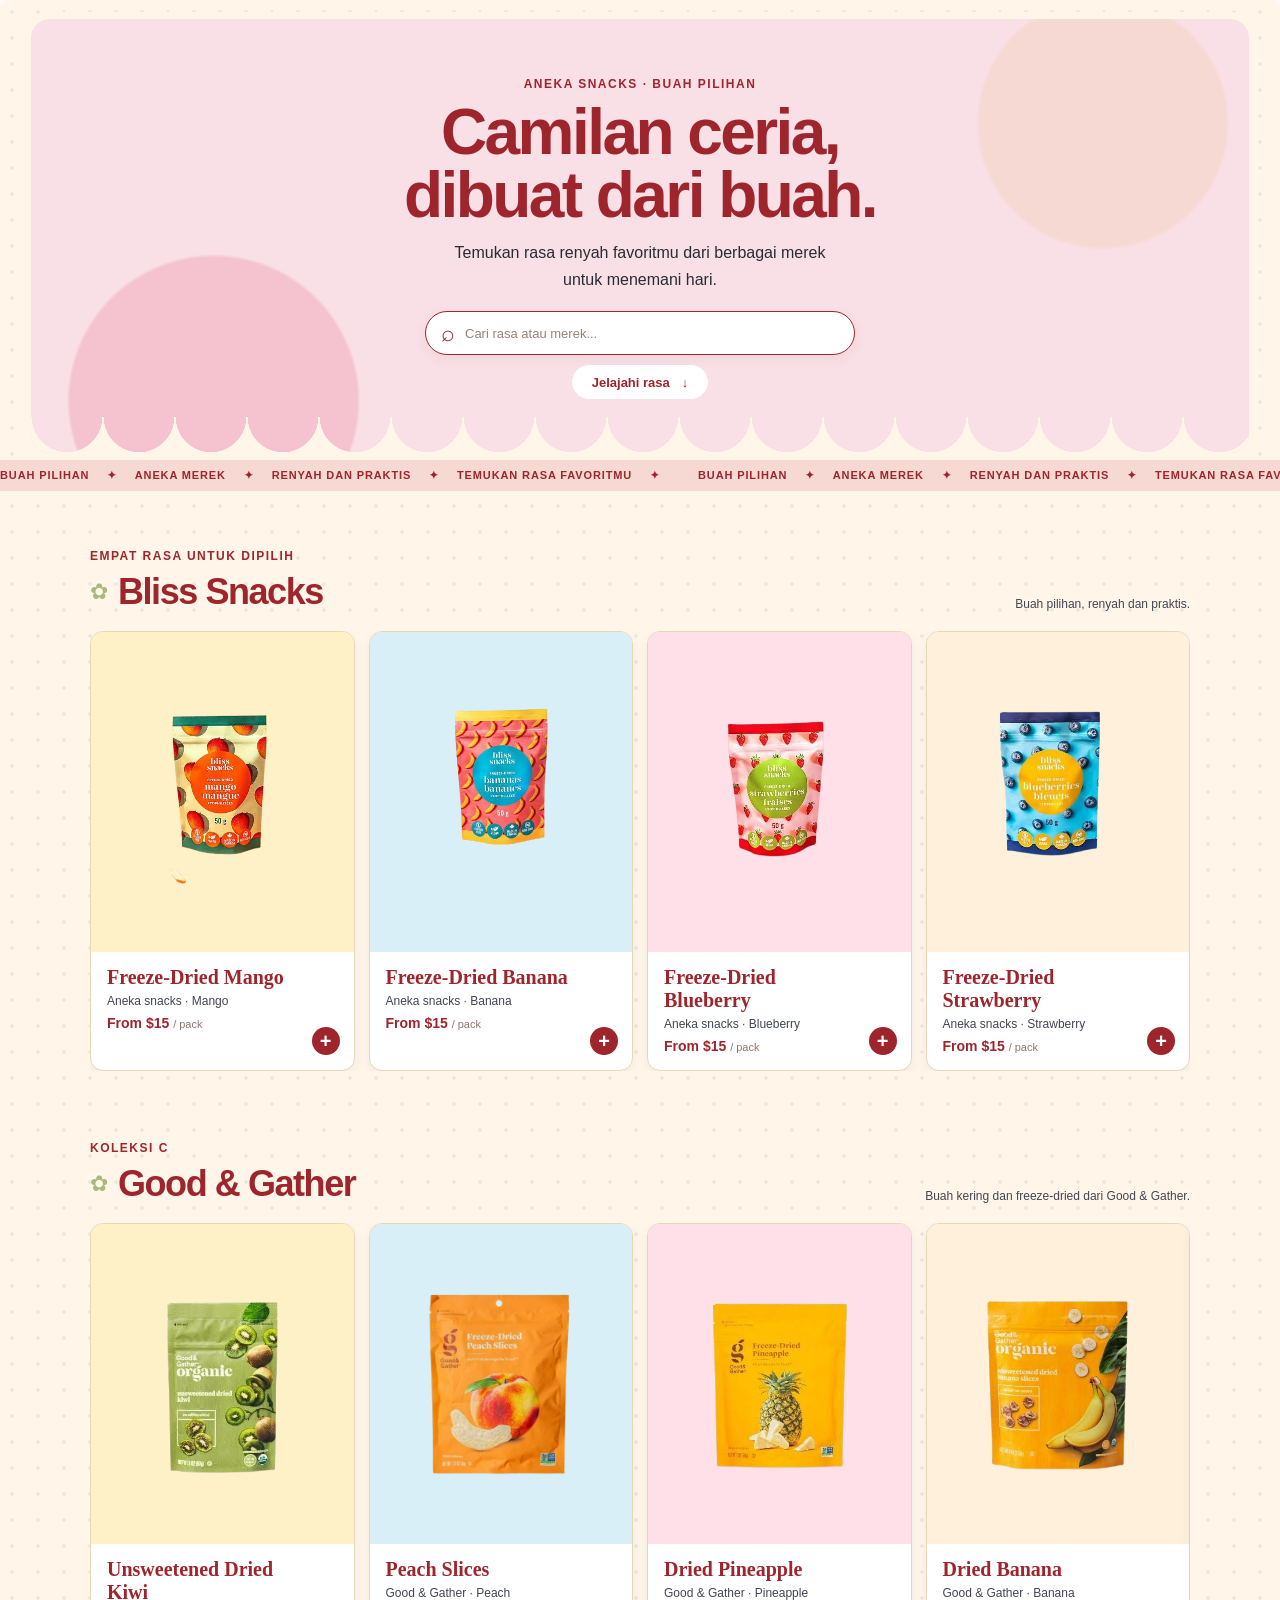
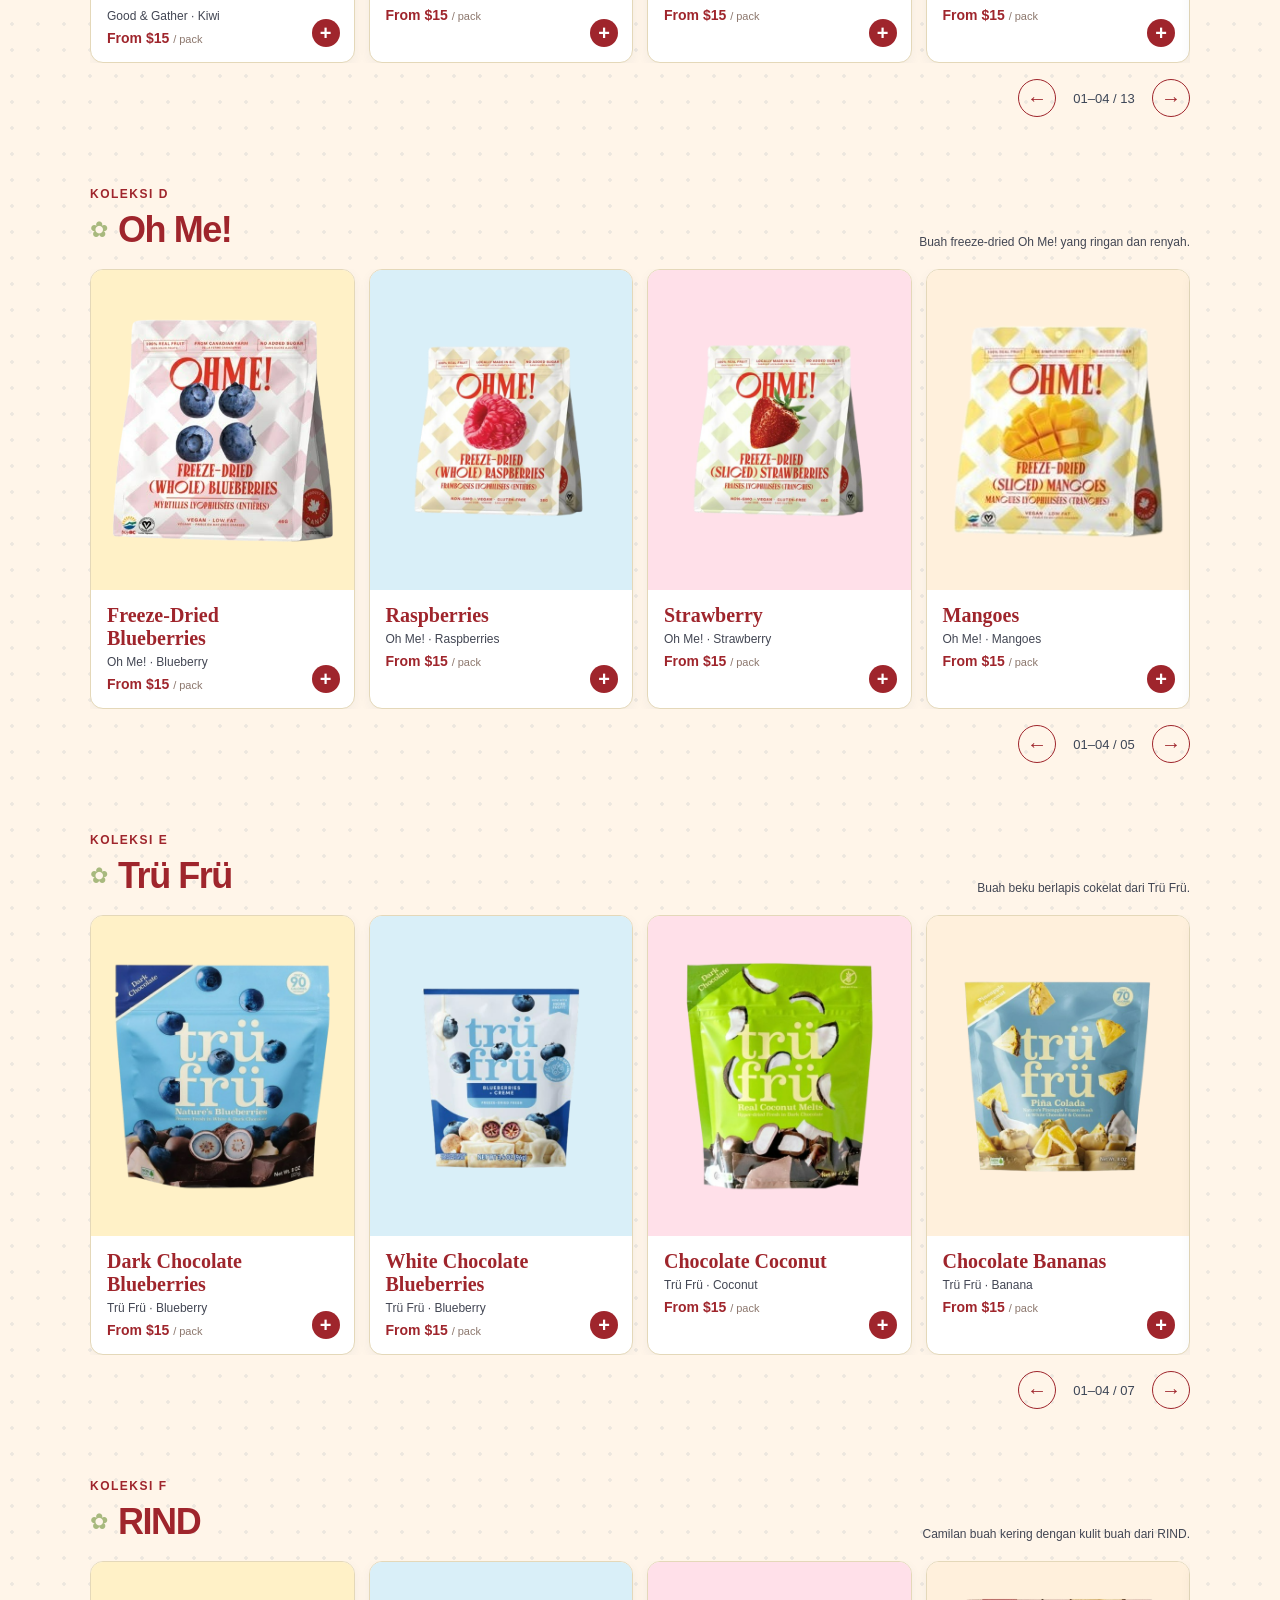
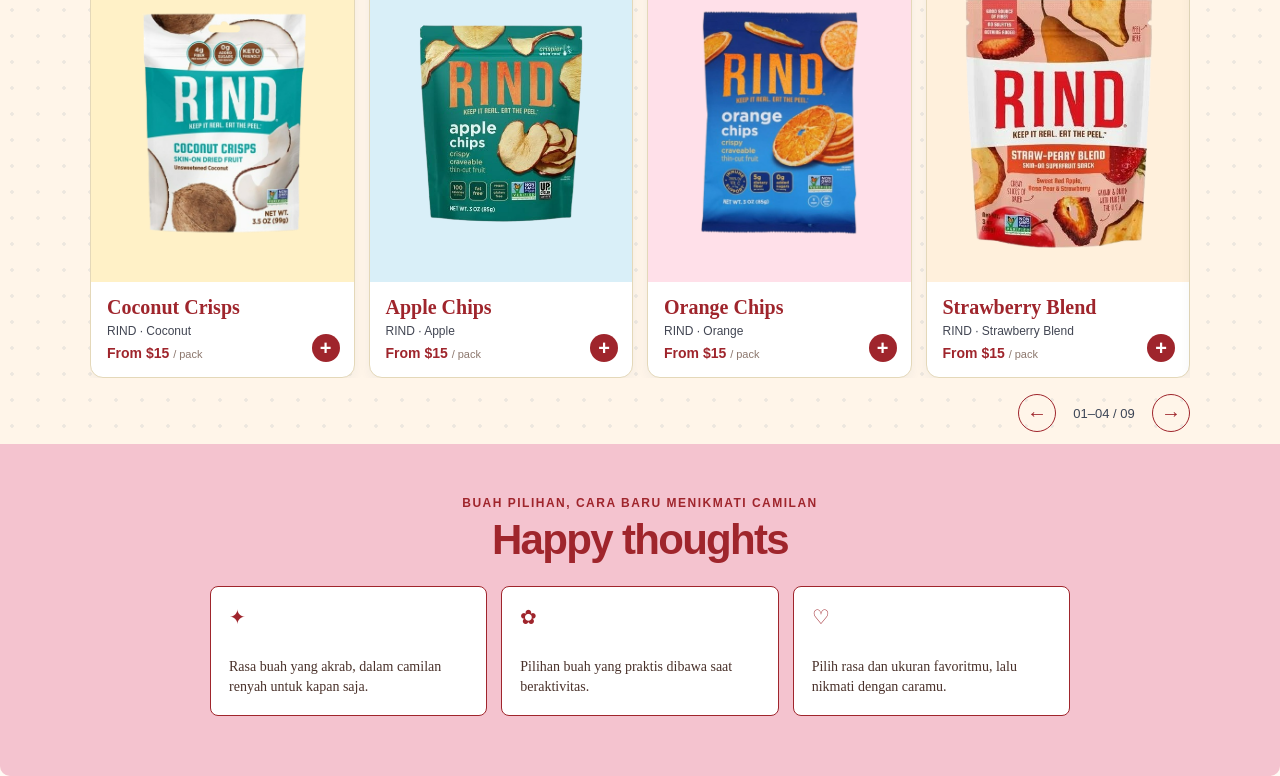
<file: Iframe/products2.html>
<!DOCTYPE html>
<html lang="id">
<head>
  <meta charset="UTF-8">
  <meta name="viewport" content="width=device-width, initial-scale=1.0">
  <title>Katalog Produk | Aneka Snacks</title>
  <link rel="stylesheet" href="style.css">
</head>
<body class="catalog-page">
  <main class="catalog-main">
    <section class="catalog-hero" aria-labelledby="catalog-hero-title">
      <div class="catalog-hero-copy">
        <p class="catalog-eyebrow">Aneka snacks · Buah pilihan</p>
        <h1 id="catalog-hero-title">Camilan ceria,<br>dibuat dari buah.</h1>
        <p>Temukan rasa renyah favoritmu dari berbagai merek untuk menemani hari.</p>
        <div class="catalog-search-wrap">
          <label class="catalog-search">
            <span class="catalog-search-icon" aria-hidden="true">⌕</span>
            <input id="product-search" type="search" placeholder="Cari rasa atau merek..." autocomplete="off" aria-label="Cari rasa atau merek">
          </label>
          <div class="catalog-search-suggestions" id="product-suggestions" role="listbox" aria-label="Saran pencarian" hidden></div>
        </div>
        <a href="#bliss-snacks" class="catalog-hero-button">Jelajahi rasa <span aria-hidden="true">↓</span></a>
      </div>
    </section>
    <div class="catalog-marquee" aria-label="Berbagai merek · Buah pilihan · Temukan rasa favoritmu">
      <div class="catalog-marquee-track" aria-hidden="true">
        <span>Buah pilihan <b>✦</b> Aneka merek <b>✦</b> Renyah dan praktis <b>✦</b> Temukan rasa favoritmu <b>✦</b></span>
        <span>Buah pilihan <b>✦</b> Aneka merek <b>✦</b> Renyah dan praktis <b>✦</b> Temukan rasa favoritmu <b>✦</b></span>
      </div>
    </div>
    <div id="catalog-collections"></div>
    <p class="catalog-search-empty" id="search-empty" role="status" hidden>Produk tidak ditemukan. Coba kata kunci lain.</p>
    <section class="catalog-thoughts" aria-labelledby="catalog-thoughts-title">
      <p class="catalog-eyebrow">Buah pilihan, cara baru menikmati camilan</p>
      <h2 id="catalog-thoughts-title">Happy thoughts</h2>
      <div class="catalog-thought-cards">
        <article><span aria-hidden="true">✦</span><p>Rasa buah yang akrab, dalam camilan renyah untuk kapan saja.</p></article>
        <article><span aria-hidden="true">✿</span><p>Pilihan buah yang praktis dibawa saat beraktivitas.</p></article>
        <article><span aria-hidden="true">♡</span><p>Pilih rasa dan ukuran favoritmu, lalu nikmati dengan caramu.</p></article>
      </div>
    </section>
  </main>
  <script src="catalog-data.js"></script>
  <script src="cart.js"></script>
  <script>
    const { products, collections } = window.FREEZE_DRY_CATALOG;
    const collectionsRoot = document.querySelector('#catalog-collections');
    const escapeHTML = (value) => String(value).replace(/[&<>"']/g, (character) => ({ '&': '&amp;', '<': '&lt;', '>': '&gt;', '"': '&quot;', "'": '&#39;' })[character]);

    function renderProduct(product) {
      return `<article class="product-card" data-product-card="${escapeHTML(product.id)}">
        <a class="product-card-link" href="product-detail.html?product=${encodeURIComponent(product.id)}" aria-label="Lihat ${escapeHTML(product.name)} dari ${escapeHTML(product.brand)}">
          <span class="product-card-image"><img src="${escapeHTML(product.image)}" alt="${escapeHTML(product.brand)} ${escapeHTML(product.name)}" loading="lazy"></span>
          <span class="product-card-info">
            <span class="product-name">${escapeHTML(product.name)}</span>
            <span class="product-description">${escapeHTML(product.brand)} · ${escapeHTML(product.fruit)}</span>
            <span class="product-price">From $15 <span>/ pack</span></span>
            <span class="add-to-cart-status" role="status" aria-live="polite"></span>
          </span>
        </a>
        <button class="product-card-hint add-to-cart" type="button" data-product="${escapeHTML(product.id)}" aria-label="Tambahkan ${escapeHTML(product.name)} ke cart">+</button>
      </article>`;
    }

    collections.forEach((collection) => {
      const items = products.filter((product) => product.collection === collection.id);
      const slides = [];
      for (let index = 0; index < items.length; index += 4) {
        slides.push(items.slice(index, index + 4));
      }
      const section = document.createElement('section');
      section.className = 'catalog-products-section catalog-collection';
      section.id = collection.id;
      section.setAttribute('aria-labelledby', `${collection.id}-title`);
      section.innerHTML = `
        <div class="catalog-products-heading">
          <div class="catalog-products-title-wrap">
            <p class="catalog-eyebrow">${escapeHTML(collection.eyebrow)}</p>
            <div class="catalog-products-name"><span class="catalog-products-flower" aria-hidden="true">✿</span><h2 id="${collection.id}-title">${escapeHTML(collection.title)}</h2></div>
          </div>
          <span class="catalog-products-note">${escapeHTML(collection.note)}</span>
        </div>
        <div class="product-carousel" aria-label="Produk ${escapeHTML(collection.title)}">
          <div class="collection-track">${slides.map((slide) => `<div class="collection-slide">${slide.map(renderProduct).join('')}</div>`).join('')}</div>
        </div>
        <div class="carousel-controls" aria-label="Navigasi ${escapeHTML(collection.title)}">
          <button class="carousel-button collection-previous" type="button" aria-label="Produk sebelumnya">←</button>
          <span class="carousel-position" aria-live="polite"></span>
          <button class="carousel-button collection-next" type="button" aria-label="Produk berikutnya">→</button>
        </div>`;
      collectionsRoot.append(section);
    });

    const searchInput = document.querySelector('#product-search');
    const suggestions = document.querySelector('#product-suggestions');
    const emptyMessage = document.querySelector('#search-empty');
    const cards = [...document.querySelectorAll('[data-product-card]')];
    const normalize = (value) => value.toLocaleLowerCase('id').normalize('NFD').replace(/[\u0300-\u036f]/g, '').replace(/&/g, 'and');
    const matchesQuery = (value, query) => query.length === 1
      ? normalize(value).split(/\s+/).some((word) => word.startsWith(query))
      : normalize(value).includes(query);

    function updateCollection(collection) {
      const track = collection.querySelector('.collection-track');
      const slides = [...track.querySelectorAll('.collection-slide')];
      const visibleSlides = slides.filter((slide) => !slide.hidden);
      const count = visibleSlides.reduce((total, slide) => total + slide.querySelectorAll('.product-card:not([hidden])').length, 0);
      const controls = collection.querySelector('.carousel-controls');
      const position = controls.querySelector('.carousel-position');
      const currentSlide = Math.min(Math.round(track.scrollLeft / Math.max(1, track.clientWidth)), visibleSlides.length - 1);
      const visibleProducts = visibleSlides.flatMap((slide) => [...slide.querySelectorAll('.product-card:not([hidden])')]);
      if (!count) {
        position.textContent = '0 / 0';
      } else {
        const current = visibleSlides[currentSlide];
        const currentProducts = [...current.querySelectorAll('.product-card:not([hidden])')];
        const first = visibleProducts.indexOf(currentProducts[0]) + 1;
        const last = first + currentProducts.length - 1;
        position.textContent = `${String(first).padStart(2, '0')}–${String(last).padStart(2, '0')} / ${String(count).padStart(2, '0')}`;
      }
      controls.hidden = visibleSlides.length <= 1;
    }

    function filterProducts() {
      const query = normalize(searchInput.value.trim());
      cards.forEach((card) => {
        const product = products.find((item) => item.id === card.dataset.productCard);
        card.hidden = Boolean(query) && ![product.name, product.brand, product.fruit].some((value) => matchesQuery(value, query));
      });
      document.querySelectorAll('.catalog-collection').forEach((collection) => {
        collection.querySelectorAll('.collection-slide').forEach((slide) => {
          slide.hidden = !slide.querySelector('.product-card:not([hidden])');
        });
        collection.hidden = !collection.querySelector('.product-card:not([hidden])');
        collection.querySelector('.collection-track').scrollLeft = 0;
        updateCollection(collection);
      });
      emptyMessage.hidden = cards.some((card) => !card.hidden);
      renderSuggestions(query);
    }

    function renderSuggestions(query) {
      if (!query) {
        suggestions.hidden = true;
        suggestions.replaceChildren();
        return;
      }
      const matchingBrands = collections.filter((collection) => matchesQuery(collection.title, query));
      const matchingProducts = products.filter((product) => matchesQuery(`${product.name} ${product.fruit}`, query)).slice(0, 6);
      const entries = [
        ...matchingBrands.slice(0, 3).map((collection) => ({ label: collection.title, detail: 'Merek', href: `#${collection.id}` })),
        ...matchingProducts.map((product) => ({ label: product.fruit, detail: product.brand, href: `product-detail.html?product=${encodeURIComponent(product.id)}` }))
      ].filter((entry, index, all) => all.findIndex((candidate) => candidate.label === entry.label) === index).slice(0, 7);
      suggestions.innerHTML = entries.length
        ? entries.map((entry) => `<a class="catalog-suggestion" role="option" href="${entry.href}"><span>${escapeHTML(entry.label)}</span><small>${escapeHTML(entry.detail)}</small></a>`).join('')
        : '<p class="catalog-suggestion-empty">Tidak ada rasa atau merek yang cocok.</p>';
      suggestions.hidden = false;
    }

    document.querySelectorAll('.catalog-collection').forEach((collection) => {
      const track = collection.querySelector('.collection-track');
      const move = (direction) => {
        const pageWidth = track.clientWidth;
        track.scrollBy({ left: direction * pageWidth, behavior: 'smooth' });
      };
      collection.querySelector('.collection-previous').addEventListener('click', () => move(-1));
      collection.querySelector('.collection-next').addEventListener('click', () => move(1));
      track.addEventListener('scroll', () => updateCollection(collection), { passive: true });
      updateCollection(collection);
    });
    searchInput.addEventListener('input', filterProducts);
    document.addEventListener('click', (event) => {
      if (!event.target.closest('.catalog-search-wrap')) suggestions.hidden = true;
    });
    searchInput.addEventListener('focus', () => {
      if (searchInput.value.trim()) renderSuggestions(normalize(searchInput.value.trim()));
    });
    if (window.location.hash) {
      requestAnimationFrame(() => document.querySelector(window.location.hash)?.scrollIntoView());
    }
  </script>
  <script src="frame-resize.js"></script>
</body>
</html>
</file>
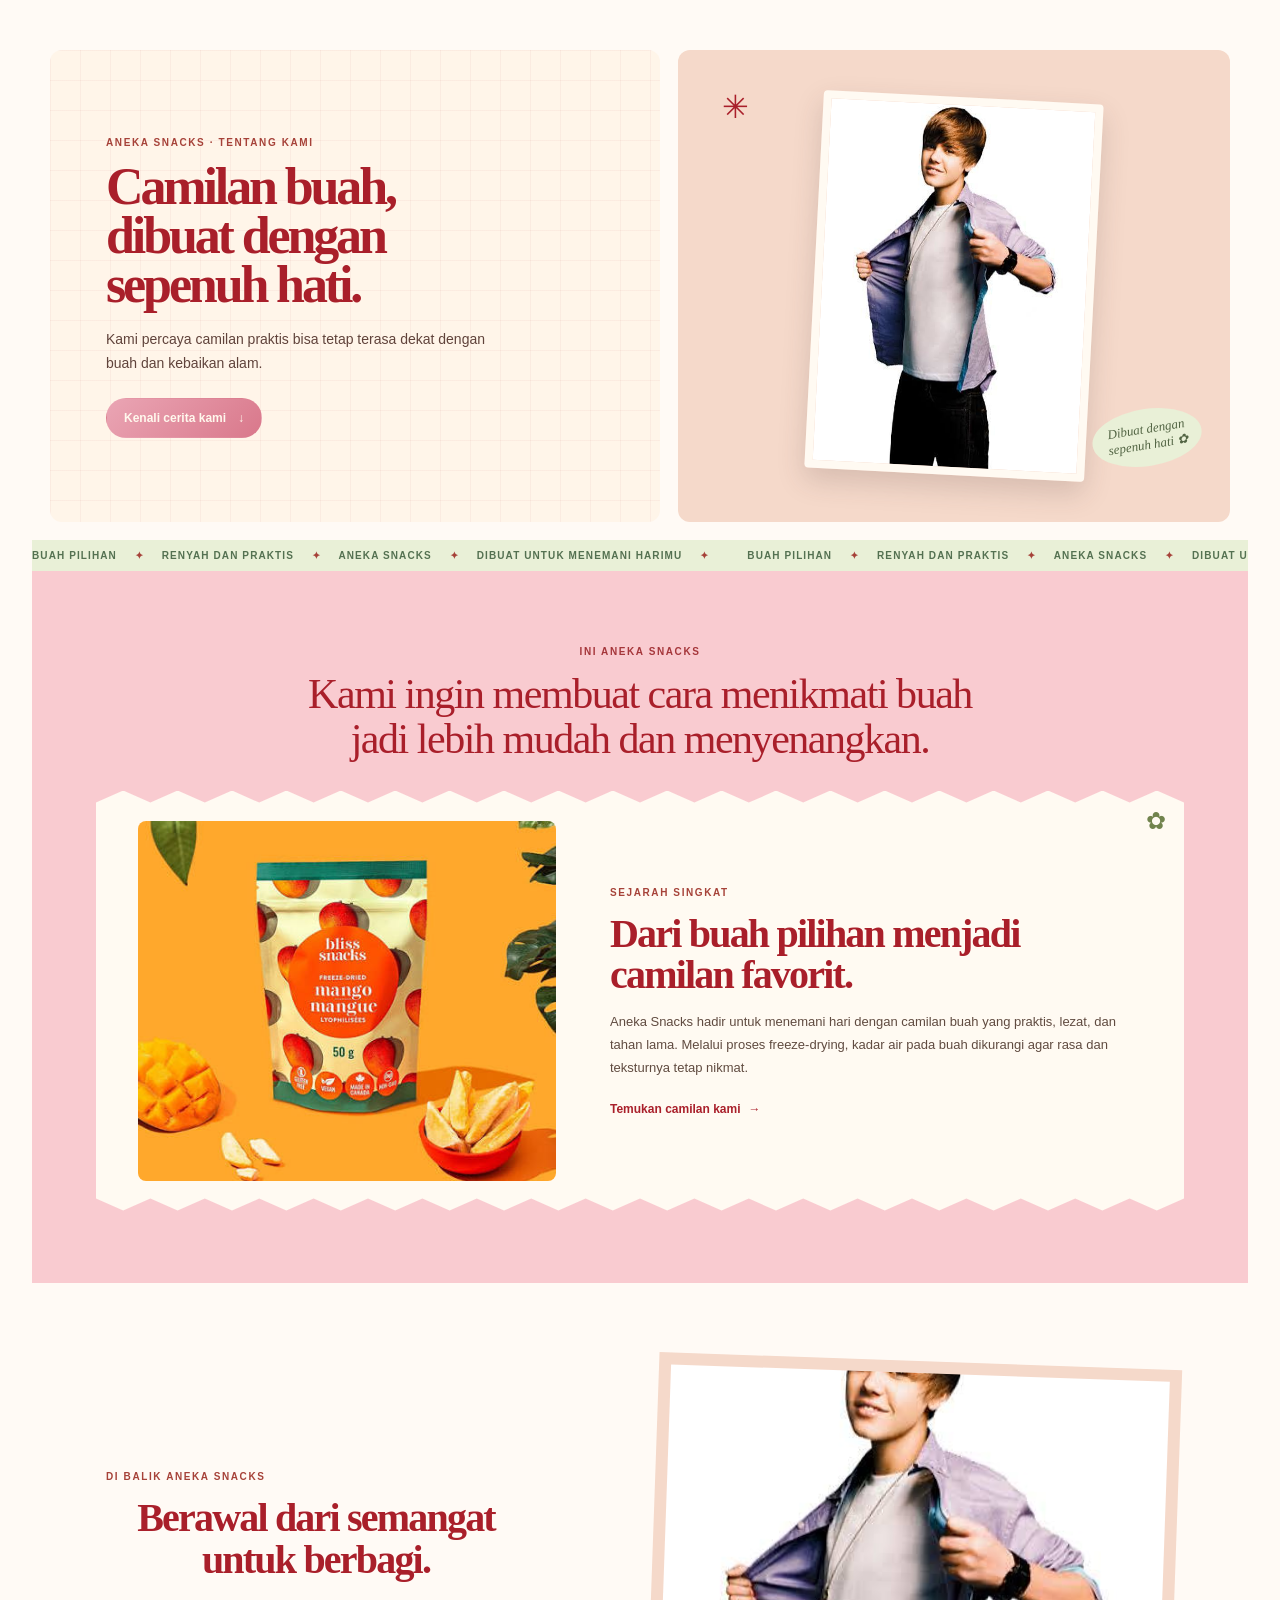
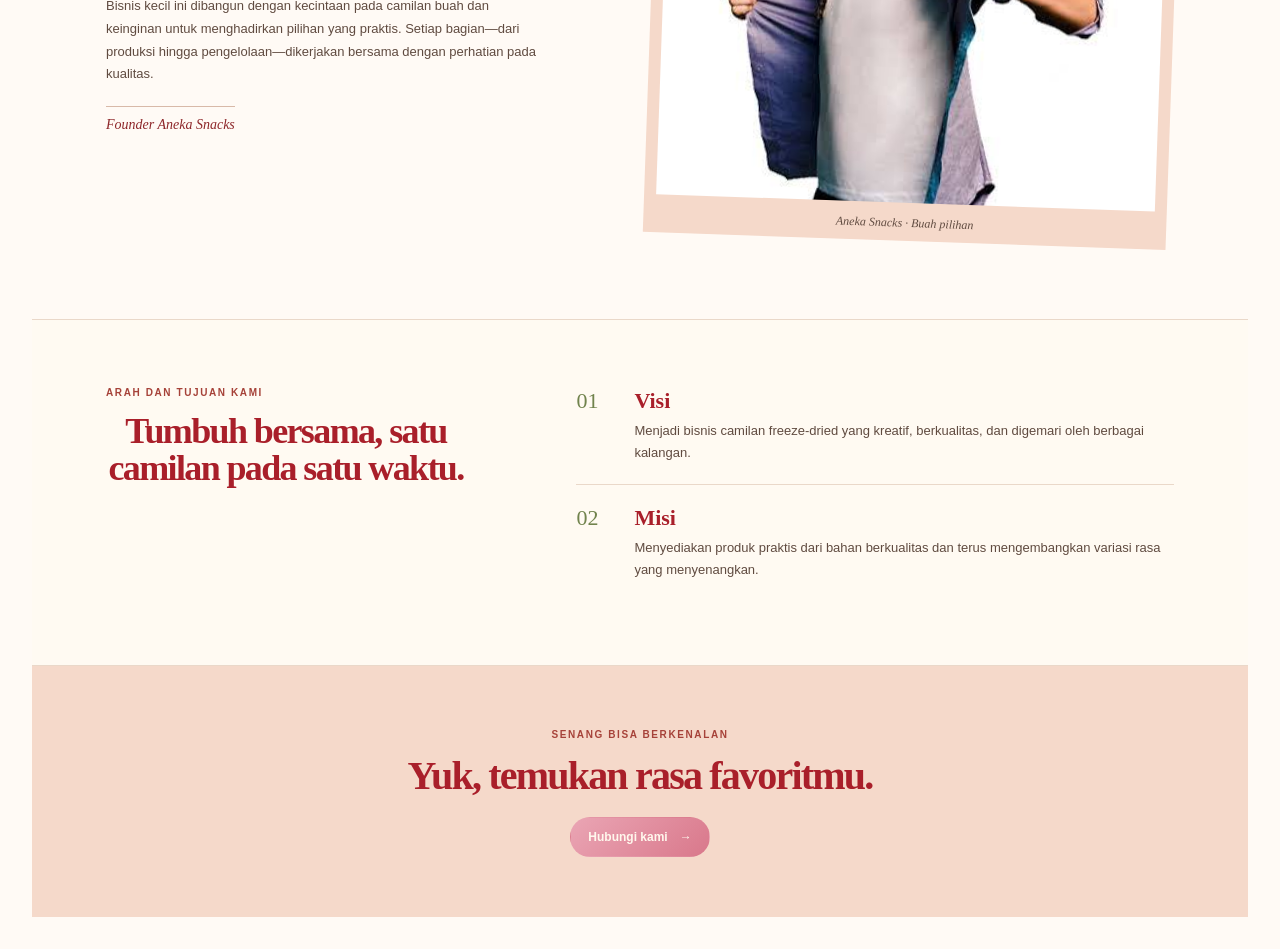
<file: Iframe/profil.html>
<!DOCTYPE html>
<html lang="id">
<head>
  <meta charset="UTF-8">
  <meta name="viewport" content="width=device-width, initial-scale=1.0">
  <title>Tentang Kami | Aneka Snacks</title>
  <link rel="stylesheet" href="style.css">
</head>
<body class="info-page profile-page">
  <main class="profile-main">
    <section class="profile-hero" aria-labelledby="profile-title">
      <div class="profile-hero-copy">
        <p class="profile-eyebrow">ANEKA SNACKS · TENTANG KAMI</p>
        <h1 id="profile-title">Camilan buah,<br>dibuat dengan<br>sepenuh hati.</h1>
        <p>Kami percaya camilan praktis bisa tetap terasa dekat dengan buah dan kebaikan alam.</p>
        <a class="profile-button" href="#cerita-kami">Kenali cerita kami <span aria-hidden="true">↓</span></a>
      </div>
      <div class="profile-hero-art">
        <img src="owner.jpg" alt="Founder Aneka Snacks">
        <span class="profile-hero-sticker" aria-hidden="true">Dibuat dengan<br>sepenuh hati ✿</span>
        <span class="profile-hero-flower" aria-hidden="true">✳</span>
      </div>
    </section>

    <div class="profile-marquee" aria-label="Camilan buah pilihan, renyah, praktis, Aneka Snacks">
      <div class="profile-marquee-track" aria-hidden="true">
        <span>Buah pilihan <b>✦</b> Renyah dan praktis <b>✦</b> Aneka Snacks <b>✦</b> Dibuat untuk menemani harimu <b>✦</b></span>
        <span>Buah pilihan <b>✦</b> Renyah dan praktis <b>✦</b> Aneka Snacks <b>✦</b> Dibuat untuk menemani harimu <b>✦</b></span>
      </div>
    </div>

    <section class="profile-story" id="cerita-kami" aria-labelledby="profile-story-title">
      <p class="profile-eyebrow">INI ANEKA SNACKS</p>
      <h2 id="profile-story-title">Kami ingin membuat cara menikmati buah jadi lebih mudah dan menyenangkan.</h2>
      <div class="profile-story-paper">
        <img src="buah1.jpg" alt="Buah pilihan yang menjadi inspirasi Aneka Snacks">
        <div class="profile-story-copy">
          <p class="profile-eyebrow">SEJARAH SINGKAT</p>
          <h3>Dari buah pilihan menjadi camilan favorit.</h3>
          <p>Aneka Snacks hadir untuk menemani hari dengan camilan buah yang praktis, lezat, dan tahan lama. Melalui proses freeze-drying, kadar air pada buah dikurangi agar rasa dan teksturnya tetap nikmat.</p>
          <a class="profile-text-link" href="products2.html" target="konten">Temukan camilan kami <span aria-hidden="true">→</span></a>
        </div>
        <span class="profile-paper-flower" aria-hidden="true">✿</span>
      </div>
    </section>

    <section class="profile-founder" aria-labelledby="profile-founder-title">
      <div class="profile-founder-copy">
        <p class="profile-eyebrow">DI BALIK ANEKA SNACKS</p>
        <h2 id="profile-founder-title">Berawal dari semangat untuk berbagi.</h2>
        <p>Bisnis kecil ini dibangun dengan kecintaan pada camilan buah dan keinginan untuk menghadirkan pilihan yang praktis. Setiap bagian—dari produksi hingga pengelolaan—dikerjakan bersama dengan perhatian pada kualitas.</p>
        <span class="profile-founder-caption">Founder Aneka Snacks</span>
      </div>
      <figure class="profile-founder-photo">
        <img src="owner.jpg" alt="Founder yang mengawali Aneka Snacks">
        <figcaption>Aneka Snacks · Buah pilihan</figcaption>
      </figure>
    </section>

    <section class="profile-values" aria-labelledby="profile-values-title">
      <div class="profile-values-heading">
        <p class="profile-eyebrow">ARAH DAN TUJUAN KAMI</p>
        <h2 id="profile-values-title">Tumbuh bersama, satu camilan pada satu waktu.</h2>
      </div>
      <div class="profile-values-copy">
        <article>
          <span class="profile-value-number">01</span>
          <div>
            <h3>Visi</h3>
            <p>Menjadi bisnis camilan freeze-dried yang kreatif, berkualitas, dan digemari oleh berbagai kalangan.</p>
          </div>
        </article>
        <article>
          <span class="profile-value-number">02</span>
          <div>
            <h3>Misi</h3>
            <p>Menyediakan produk praktis dari bahan berkualitas dan terus mengembangkan variasi rasa yang menyenangkan.</p>
          </div>
        </article>
      </div>
    </section>

    <section class="profile-cta" aria-labelledby="profile-cta-title">
      <p class="profile-eyebrow">SENANG BISA BERKENALAN</p>
      <h2 id="profile-cta-title">Yuk, temukan rasa favoritmu.</h2>
      <a class="profile-button" href="kontak.html" target="konten">Hubungi kami <span aria-hidden="true">→</span></a>
    </section>
  </main>
<script src="frame-resize.js"></script>
</body>
</html>
</file>
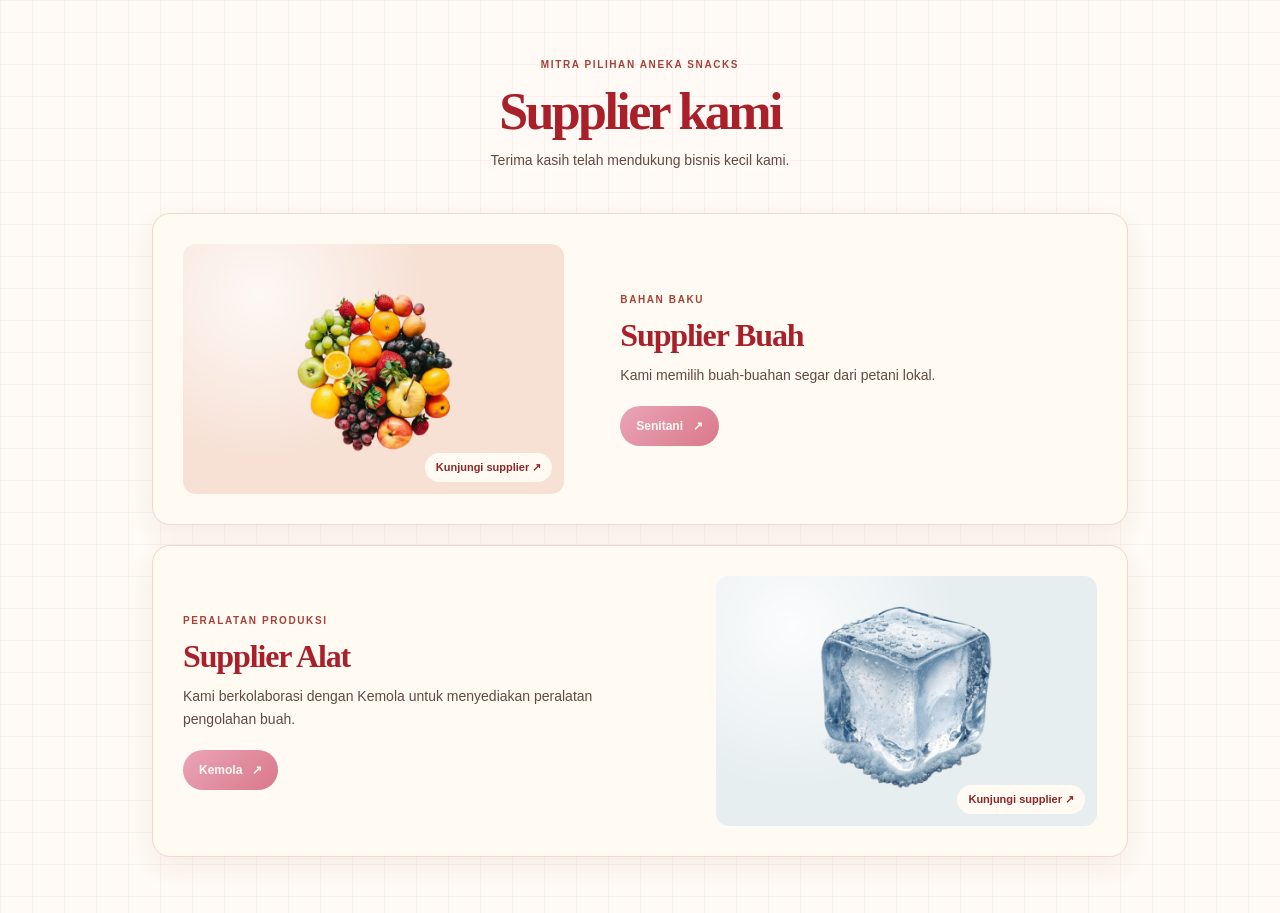
<file: Iframe/supplier.html>
<!DOCTYPE html>
<html lang="id">
  <head>
    <meta charset="UTF-8">
    <meta name="viewport" content="width=device-width, initial-scale=1.0">
    <title>Supplier | Aneka Snacks</title>
    <link rel="stylesheet" href="style.css">
  </head>
  <body class="info-page supplier-page">
    <main class="supplier-main">
      <header class="supplier-heading">
        <p class="supplier-eyebrow">MITRA PILIHAN ANEKA SNACKS</p>
        <h1>Supplier kami</h1>
        <p>Terima kasih telah mendukung bisnis kecil kami.</p>
      </header>

      <section class="supplier-list" aria-label="Daftar supplier Aneka Snacks">
        <article class="supplier-card">
          <a
            class="supplier-image-link"
            href="https://senitani.org/"
            target="_blank"
            rel="noopener noreferrer"
            aria-label="Kunjungi supplier buah Senitani"
          >
            <img src="Fruit.png" alt="Aneka buah segar pilihan">
            <span class="supplier-image-hint" aria-hidden="true">Kunjungi supplier ↗</span>
          </a>
          <div class="supplier-copy">
            <p class="supplier-eyebrow">BAHAN BAKU</p>
            <h2><a href="https://senitani.org/" target="_blank" rel="noopener noreferrer">Supplier Buah</a></h2>
            <p>Kami memilih buah-buahan segar dari petani lokal.</p>
            <a class="supplier-link" href="https://senitani.org/" target="_blank" rel="noopener noreferrer">Senitani <span aria-hidden="true">↗</span></a>
          </div>
        </article>

        <article class="supplier-card supplier-card-equipment">
          <a
            class="supplier-image-link"
            href="https://www.kemolo.com/?gad_source=1&amp;gad_campaignid=21447535426&amp;gbraid=0AAAAADSRThJK84EnGUoXQwfSeZybFMdJt&amp;gclid=Cj0KCQjwk5nVBhDiARIsAHNGqaczBISw5Lzwapv4COyjR2lSt6nMCCVCpRzkC29iBVWbCCV6l8AGhCkaAlLjEALw_wcB"
            target="_blank"
            rel="noopener noreferrer"
            aria-label="Kunjungi supplier alat Kemola"
          >
            <img src="Ice.png" alt="Es batu sebagai ilustrasi proses pendinginan">
            <span class="supplier-image-hint" aria-hidden="true">Kunjungi supplier ↗</span>
          </a>
          <div class="supplier-copy">
            <p class="supplier-eyebrow">PERALATAN PRODUKSI</p>
            <h2><a href="https://www.kemolo.com/?gad_source=1&amp;gad_campaignid=21447535426&amp;gbraid=0AAAAADSRThJK84EnGUoXQwfSeZybFMdJt&amp;gclid=Cj0KCQjwk5nVBhDiARIsAHNGqaczBISw5Lzwapv4COyjR2lSt6nMCCVCpRzkC29iBVWbCCV6l8AGhCkaAlLjEALw_wcB" target="_blank" rel="noopener noreferrer">Supplier Alat</a></h2>
            <p>Kami berkolaborasi dengan Kemola untuk menyediakan peralatan pengolahan buah.</p>
            <a class="supplier-link" href="https://www.kemolo.com/?gad_source=1&amp;gad_campaignid=21447535426&amp;gbraid=0AAAAADSRThJK84EnGUoXQwfSeZybFMdJt&amp;gclid=Cj0KCQjwk5nVBhDiARIsAHNGqaczBISw5Lzwapv4COyjR2lSt6nMCCVCpRzkC29iBVWbCCV6l8AGhCkaAlLjEALw_wcB" target="_blank" rel="noopener noreferrer">Kemola <span aria-hidden="true">↗</span></a>
          </div>
        </article>
      </section>
    </main>
  <script src="frame-resize.js"></script>
  </body>
</html>
</file>
<file: Iframe/style.css>
/* =========================
   RESET
   ========================= */

:root {
    --summer-sand: #F8D7C5;
    --summer-sky: #F4C3CF;
    --summer-mint: #F7D9D4;
    --summer-kiwi: #F9E4EC;
    --summer-coral: #D9788B;
    --summer-sun: #EAA5B4;
    --summer-cream: #FFF9F2;
    --summer-latte: #FBE5EC;
    --summer-deep: #9F252C;
    --summer-navy: #5F3A40;
    --summer-ink: #3D2B32;
    --summer-text: #49312a;
    --summer-muted: #75564d;
    --summer-glow: rgba(255, 255, 255, 0.55);
    --summer-peach: #F9DDE4;
    --summer-sky-soft: rgba(244, 195, 207, 0.18);
    --summer-coral-soft: rgba(217, 120, 139, 0.12);
}

* {
    margin: 0;
    padding: 0;
    box-sizing: border-box;
}


/* =========================
   BODY
   ========================= */

body {
    font-family: Arial, sans-serif;
    background: linear-gradient(180deg, #f2d4db 0%, #fff4ea 35%, #fffaf2 100%);
    color: var(--summer-text);
}

.site-shell {
    background: linear-gradient(180deg, rgba(243, 168, 183, 0.3) 0%, rgba(255, 255, 255, 0.12) 100%) !important;
    color: var(--summer-text) !important;
}

.site-shell nav,
.site-shell nav a,
.site-shell nav a:hover,
.site-shell .nav-product-dropdown > summary,
.site-shell .nav-product-dropdown > summary:hover,
.site-shell .nav-product-dropdown[open] > summary,
.site-shell .nav-product-menu,
.site-shell .nav-product-menu a,
.site-shell header,
.site-shell header h1,
.site-shell header p {
    color: #49312a !important;
}

.site-shell nav,
.site-shell header,
.site-shell footer,
.site-shell .nav-product-menu {
    background: #fff5e9 !important;
}

.site-shell nav a:hover,
.site-shell .nav-product-dropdown > summary:hover,
.site-shell .nav-product-dropdown[open] > summary,
.site-shell .nav-product-menu a:hover {
    background: #f7d9d4 !important;
    color: #9f252c !important;
}

.site-shell header h1,
.site-shell header p,
.site-shell nav::before {
    color: #9f252c !important;
}

.site-shell nav::before {
    content: "ANEKA SNACKS" !important;
    font-family: Georgia, "Times New Roman", serif !important;
    font-weight: 700 !important;
    letter-spacing: 0.08em !important;
}


/* =========================
   HEADER
   ========================= */

.site-shell header {
    background: #fff5e9;
    color: #a91f2a;
    text-align: center;
    padding: 30px;
    border-bottom: 4px solid rgba(159, 37, 44, 0.12);
}

.site-shell header h1 {
    margin-bottom: 10px;
    font-size: 32px;
    color: #9f252c;
}

.site-shell header p {
    font-size: 16px;
    color: #75564d;
    opacity: 0.9;
}


/* =========================
   MENU NAVIGASI
   ========================= */

.site-shell nav {
    background: #fff5e9;
    text-align: center;
    padding: 10px;
    border-bottom: 1px solid rgba(159, 37, 44, 0.12);
}

.site-shell nav a {
    display: inline-block;
    color: #49312a;
    text-decoration: none;
    padding: 12px 25px;
    margin: 3px;
    border-radius: 999px;
    transition: 0.3s;
    font-weight: 700;
}


/* Saat mouse diarahkan ke menu */

.site-shell nav a:hover {
    background: #f7d9d4;
    color: #9f252c;
}

.nav-product-dropdown {
    position: relative;
    display: inline-block;
    vertical-align: middle;
}

.nav-product-dropdown > summary {
    display: inline-block;
    margin: 3px;
    padding: 12px 25px;
    border-radius: 5px;
    color: #49312a;
    cursor: pointer;
    list-style: none;
    transition: 0.3s;
}

.nav-product-dropdown > summary::-webkit-details-marker {
    display: none;
}

.nav-product-dropdown > summary:hover,
.nav-product-dropdown[open] > summary {
    background: #f7d9d4;
    color: #9f252c;
}

.nav-product-menu {
    position: absolute;
    top: 100%;
    left: 3px;
    z-index: 30;
    width: 190px;
    padding: 8px;
    border: 1px solid #f0d8ca;
    border-radius: 5px;
    background: #fffaf2;
    box-shadow: 0 8px 18px rgba(77, 38, 32, 0.16);
    text-align: left;
}

.nav-product-menu p {
    padding: 8px 12px 6px;
    color: #9f252c;
    font-size: 12px;
    font-weight: bold;
    text-transform: uppercase;
}

.site-shell .nav-product-menu a {
    display: block;
    margin: 0;
    padding: 9px 12px;
    border-radius: 10px;
    text-align: left;
    color: #49312a;
}

.site-shell .nav-product-menu .all-products-link {
    margin-top: 5px;
    border-top: 1px solid rgba(159, 37, 44, 0.14);
}


/* =========================
   AREA KONTEN
   ========================= */

main {
    width: 90%;

    margin: 25px auto;

    background-color: #fffaf5;

    padding: 20px;

    border-radius: 10px;

    box-shadow: 0 3px 10px rgba(77, 38, 32, 0.08);
}

main h2 {
    text-align: center;

    margin-bottom: 20px;

    color: #9f252c;
}


/* =========================
   IFRAME
   ========================= */

iframe {
    width: 100%;

    height: 500px;

    border: 2px solid #f0d8ca;

    border-radius: 8px;

    background-color: #fffaf5;
}


/* =========================
   FOOTER
   ========================= */

footer {
    background-color: #fff5e9;

    color: #75564d;

    text-align: center;

    padding: 20px;

    margin-top: 20px;
}

footer p {
    margin: 0;
}


/* =========================
   RESPONSIVE
   ========================= */

@media screen and (max-width: 600px) {

    header h1 {
        font-size: 24px;
    }

    nav a {
        display: block;

        margin: 5px 20px;
    }

    main {
        width: 95%;
    }

    iframe {
        height: 400px;
    }
}

/* =========================
   BERANDA BLISS SNACKS
   ========================= */

body.home-page {
    min-width: 320px;
    background: linear-gradient(180deg, #fbe8ef 0%, #fff4f7 42%, #fffaf5 100%);
    color: var(--summer-text);
    font-family: Arial, sans-serif;
}

.home-main {
    width: 100%;
    margin: 0 auto;
    padding: 5px;
    background: transparent;
    box-shadow: none;
}

.home-hero {
    display: grid;
    grid-template-columns: 1.05fr 0.95fr;
    gap: 0;
    min-height: clamp(360px, 40vw, 430px);
    overflow: hidden;
    border-radius: 18px;
    box-shadow: 0 16px 30px rgba(24, 59, 77, 0.08);
}

.home-hero-copy {
    position: relative;
    z-index: 1;
    display: flex;
    flex-direction: column;
    align-items: flex-start;
    justify-content: center;
    overflow: hidden;
    padding: clamp(30px, 5vw, 52px);
    background: linear-gradient(135deg, rgba(243, 168, 183, 0.78), rgba(248, 217, 212, 0.88));
}

.home-eyebrow {
    margin-bottom: 14px;
    color: var(--summer-deep);
    font-size: 11px;
    font-weight: 700;
    letter-spacing: 0.18em;
}

.home-hero h1 {
    max-width: 560px;
    margin: 0 0 18px;
    color: var(--summer-navy);
    font-family: Georgia, "Times New Roman", serif;
    font-size: clamp(38px, 4.8vw, 64px);
    font-weight: 600;
    line-height: 0.98;
    letter-spacing: -0.055em;
}

.home-intro {
    max-width: 360px;
    margin-bottom: 24px;
    color: var(--summer-navy);
    font-size: clamp(14px, 1.35vw, 17px);
    line-height: 1.65;
}

.home-button,
.home-outline-button {
    display: inline-flex;
    align-items: center;
    justify-content: center;
    gap: 14px;
    min-height: 44px;
    padding: 0 20px;
    border: 1px solid rgba(24, 59, 77, 0.16);
    border-radius: 999px;
    background: linear-gradient(135deg, var(--summer-sun), var(--summer-coral));
    color: white;
    font-size: 13px;
    font-weight: 700;
    text-decoration: none;
    transition: background-color 160ms ease, color 160ms ease, transform 160ms ease;
    box-shadow: 0 8px 18px rgba(251, 130, 74, 0.18);
}

.home-button:hover,
.home-outline-button:hover {
    transform: translateY(-2px);
    background: linear-gradient(135deg, var(--summer-coral), var(--summer-sun));
    color: #fff;
}

.home-sparkle {
    position: absolute;
    right: 28px;
    bottom: 24px;
    color: rgba(24, 59, 77, 0.7);
    font-size: 32px;
}

.home-hero-image {
    display: block;
    min-height: 100%;
    overflow: hidden;
    background: #f4b4bd;
}

.home-hero-image img,
.home-product-image img,
.home-story > img {
    display: block;
    width: 100%;
    height: 100%;
    object-fit: cover;
}

.home-hero-image img {
    min-height: 100%;
    transition: transform 350ms ease;
}

.home-hero-image:hover img {
    transform: scale(1.035);
}

.home-favorites {
    padding: clamp(34px, 5vw, 62px) 0 clamp(30px, 4vw, 50px);
}

.home-section-heading {
    display: flex;
    align-items: flex-end;
    justify-content: space-between;
    gap: 20px;
    margin-bottom: 20px;
}

.home-section-heading .home-eyebrow {
    margin-bottom: 8px;
}

.home-section-heading h2,
.home-story h2 {
    margin: 0;
    color: var(--summer-deep);
    font-family: Georgia, "Times New Roman", serif;
    font-size: clamp(29px, 3.5vw, 44px);
    font-weight: 600;
    letter-spacing: -0.04em;
    line-height: 1.05;
    text-align: left;
}

.home-text-link {
    display: inline-flex;
    gap: 8px;
    align-items: center;
    padding-bottom: 5px;
    color: var(--summer-deep);
    font-size: 13px;
    font-weight: 700;
    text-decoration: none;
}

.home-text-link:hover {
    color: var(--summer-sun);
}

.home-product-grid {
    display: grid;
    grid-template-columns: repeat(4, minmax(0, 1fr));
    gap: 14px;
}

.home-product-card {
    position: relative;
    display: grid;
    min-width: 0;
    grid-template-columns: minmax(0, 1fr) 28px;
    align-items: center;
    gap: 0 6px;
    color: #40251f;
    text-decoration: none;
}

.home-product-link {
    display: block;
    min-width: 0;
    grid-column: 1 / -1;
    color: inherit;
    text-decoration: none;
}

.home-product-image {
    display: block;
    height: clamp(150px, 21vw, 260px);
    overflow: hidden;
    border-radius: 14px;
    background: #f7d4cf;
}

.home-product-image img {
    transition: transform 260ms ease;
}

.home-product-card:hover .home-product-image img {
    transform: scale(1.045);
}

.home-product-details {
    display: flex;
    flex-direction: column;
    gap: 4px;
    padding: 10px 34px 0 2px;
    font-family: Georgia, "Times New Roman", serif;
    font-size: 17px;
}

.home-product-details span + span {
    color: var(--summer-muted);
    font-family: Arial, sans-serif;
    font-size: 12px;
}

.home-product-arrow {
    grid-column: 2;
    grid-row: 2;
    display: grid;
    width: 28px;
    height: 28px;
    place-items: center;
    padding: 0;
    border: 0;
    border-radius: 50%;
    background: linear-gradient(135deg, var(--summer-sun), var(--summer-coral));
    color: #fffaf5;
    font-size: 20px;
    line-height: 1;
    cursor: pointer;
    transition: transform 160ms ease;
}

.home-product-card:hover .home-product-arrow {
    transform: rotate(90deg);
}

.home-product-arrow:focus-visible,
.home-product-link:focus-visible {
    outline: 3px solid #a91f2a;
    outline-offset: 3px;
}

.home-product-card .add-to-cart-status {
    grid-column: 1;
    grid-row: 2;
    align-self: center;
    margin: 0;
    padding: 6px 0;
    color: #8c3734;
    font-family: Arial, sans-serif;
    font-size: 11px;
}

.home-story {
    position: relative;
    display: grid;
    grid-template-columns: 1fr 0.95fr;
    align-items: center;
    gap: clamp(22px, 5vw, 64px);
    min-height: 300px;
    overflow: hidden;
    padding: clamp(18px, 3vw, 28px);
    border-radius: 18px;
    background: #f8dfe5;
}

.home-story > img {
    min-height: 260px;
    max-height: 390px;
    border-radius: 14px;
}

.home-story-copy {
    max-width: 450px;
    padding: 20px 30px 20px 0;
}

.home-story-copy > p:not(.home-eyebrow) {
    max-width: 380px;
    margin: 16px 0 22px;
    color: #60433b;
    font-size: 14px;
    line-height: 1.7;
}

.home-outline-button {
    background: transparent;
    color: #a91f2a;
}

.home-outline-button:hover {
    background: #a91f2a;
}

.home-story-accent {
    position: absolute;
    top: 18px;
    right: 22px;
    color: #b6222d;
    font-size: 26px;
}

.home-what-we-do {
    position: relative;
    margin: clamp(34px, 5vw, 58px) -5px 0;
    padding: 48px clamp(18px, 5vw, 58px) 66px;
    overflow: hidden;
    background-color: #f9dfe6;
    background-image:
        linear-gradient(rgba(159, 37, 44, 0.12) 1px, transparent 1px),
        linear-gradient(90deg, rgba(159, 37, 44, 0.12) 1px, transparent 1px);
    background-size: 34px 34px;
}

.home-what-we-do::before,
.home-what-we-do::after {
    position: absolute;
    right: 0;
    left: 0;
    z-index: 1;
    height: 22px;
    background: #fff5e9;
    content: "";
    pointer-events: none;
}

.home-what-we-do::before {
    top: 0;
    clip-path: polygon(
        0 0, 100% 0, 100% 50%, 92% 35%, 84% 76%, 75% 38%,
        66% 70%, 57% 28%, 48% 72%, 39% 36%, 29% 75%, 20% 33%,
        11% 72%, 0 42%
    );
}

.home-what-we-do::after {
    bottom: 0;
    clip-path: polygon(
        0 45%, 9% 22%, 18% 56%, 28% 30%, 38% 72%, 48% 34%,
        58% 65%, 68% 25%, 78% 62%, 88% 31%, 100% 50%,
        100% 100%, 0 100%
    );
}

.home-what-we-do-heading {
    position: relative;
    margin: 0 auto 24px;
    text-align: center;
}

.home-what-we-do-heading .home-eyebrow {
    margin-bottom: 5px;
}

.home-what-we-do-heading h2 {
    margin: 0;
    color: var(--summer-deep);
    font-family: Georgia, "Times New Roman", serif;
    font-size: clamp(32px, 4vw, 48px);
    font-style: italic;
    font-weight: 600;
}

.home-what-we-do-pencil {
    position: absolute;
    top: 4px;
    right: 8%;
    color: #b75b6e;
    font-size: 52px;
    line-height: 1;
    transform: rotate(28deg);
}

.home-service-grid {
    display: grid;
    grid-template-columns: repeat(3, minmax(0, 1fr));
    gap: clamp(12px, 2.5vw, 26px);
    width: min(100%, 900px);
    margin: 0 auto;
}

.home-service-card {
    display: flex;
    min-width: 0;
    min-height: 250px;
    flex-direction: column;
    align-items: flex-start;
    padding: 17px;
    border: 2px solid rgba(24, 59, 77, 0.12);
    border-radius: 16px;
    background: rgba(255, 255, 255, 0.58);
    color: var(--summer-text);
    text-decoration: none;
    box-shadow: 0 8px 18px rgba(24, 59, 77, 0.06);
    transition: transform 180ms ease, box-shadow 180ms ease;
}

.home-service-card:hover {
    transform: translateY(-4px);
    box-shadow: 0 10px 0 rgba(143, 24, 34, 0.12);
}

.home-service-card:focus-visible {
    outline: 3px solid #fff8ed;
    outline-offset: 4px;
}

.home-service-icon {
    display: grid;
    width: 100%;
    height: 105px;
    place-items: center;
    margin-bottom: 14px;
    border-radius: 10px;
    color: var(--summer-deep);
    font-family: Georgia, "Times New Roman", serif;
    font-size: 56px;
}

.home-service-contact {
    background: rgba(234, 165, 180, 0.18);
}

.home-service-store {
    background: rgba(244, 195, 207, 0.22);
}

.home-service-supplier {
    background: rgba(239, 211, 219, 0.28);
}

.home-service-card-title {
    margin-bottom: 7px;
    color: var(--summer-deep);
    font-family: Georgia, "Times New Roman", serif;
    font-size: clamp(18px, 2vw, 22px);
    font-weight: 700;
}

.home-service-description {
    margin-bottom: 15px;
    color: var(--summer-muted);
    font-size: 12px;
    line-height: 1.55;
}

.home-service-link {
    display: inline-flex;
    align-items: center;
    gap: 8px;
    margin-top: auto;
    padding: 7px 11px;
    border-radius: 999px;
    background: linear-gradient(135deg, var(--summer-sun), var(--summer-coral));
    color: white;
    font-size: 11px;
    font-weight: 700;
}

body.info-page,
body.profile-page,
body.contact-page,
body.supplier-page,
body.catalog-page,
body.detail-page,
body.checkout-page {
    background: linear-gradient(180deg, #fbe8ef 0%, #fff7f8 40%, #fffaf5 100%);
    color: var(--summer-text);
}

.info-page,
.profile-page,
.contact-page,
.supplier-page {
    min-width: 320px;
}

.info-page .info-main,
.profile-main,
.contact-main,
.supplier-main,
.checkout-main,
.detail-main {
    background: rgba(255, 255, 255, 0.5);
    box-shadow: 0 18px 34px rgba(24, 59, 77, 0.08);
}

.info-page h1,
.info-page h2,
.info-page h3,
.profile-page h1,
.profile-page h2,
.profile-page h3,
.contact-page h1,
.contact-page h2,
.contact-page h3,
.supplier-page h1,
.supplier-page h2,
.supplier-page h3,
.checkout-page h1,
.checkout-page h2,
.checkout-page h3,
.detail-page h1,
.detail-page h2,
.detail-page h3 {
    color: var(--summer-deep);
}

.info-page p,
.info-page li,
.profile-page p,
.contact-page p,
.supplier-page p,
.checkout-page p,
.detail-page p {
    color: var(--summer-muted);
}

.contact-page .contact-hero-primary,
.contact-page .contact-hero-secondary,
.profile-page .profile-button,
.supplier-page .supplier-link,
.checkout-page .checkout-submit,
.detail-page .order-submit {
    background: linear-gradient(135deg, var(--summer-sun), var(--summer-coral));
    color: white;
    border-color: transparent;
}

@media screen and (max-width: 760px) {
    .home-main {
        padding: 5px;
    }

    .home-hero {
        grid-template-columns: 1fr 1fr;
        min-height: 330px;
    }

    .home-hero-copy {
        padding: 24px;
    }

    .home-product-grid {
        grid-template-columns: repeat(2, minmax(0, 1fr));
        gap: 18px 12px;
    }

    .home-product-image {
        height: clamp(160px, 34vw, 240px);
    }

    .home-story {
        gap: 20px;
    }

    .home-what-we-do-pencil {
        right: 2%;
    }
}

@media screen and (max-width: 520px) {
    .home-hero {
        grid-template-columns: 1fr;
        min-height: 0;
    }

    .home-hero-copy {
        min-height: 280px;
        padding: 28px 24px;
    }

    .home-hero-image {
        min-height: 230px;
        max-height: 300px;
    }

    .home-section-heading {
        align-items: flex-start;
    }

    .home-section-heading .home-eyebrow {
        font-size: 9px;
    }

    .home-text-link {
        padding-top: 22px;
        white-space: nowrap;
        font-size: 11px;
    }

    .home-product-image {
        height: 42vw;
        min-height: 135px;
    }

    .home-product-details {
        font-size: 15px;
    }

    .home-story {
        grid-template-columns: 1fr;
        gap: 12px;
        padding: 12px;
    }

    .home-story > img {
        min-height: 210px;
        max-height: 260px;
    }

    .home-story-copy {
        padding: 14px 12px 20px;
    }

    .home-what-we-do {
        margin-right: -5px;
        margin-left: -5px;
        padding: 40px 16px 52px;
    }

    .home-what-we-do-heading {
        margin-bottom: 18px;
    }

    .home-what-we-do-pencil {
        top: -5px;
        right: 0;
        font-size: 36px;
    }

    .home-service-grid {
        grid-template-columns: 1fr;
        gap: 12px;
        max-width: 360px;
    }

    .home-service-card {
        min-height: 0;
        display: grid;
        grid-template-columns: 72px minmax(0, 1fr);
        align-items: center;
        gap: 3px 12px;
        padding: 12px;
    }

    .home-service-icon {
        width: 72px;
        height: 72px;
        grid-row: 1 / span 3;
        margin: 0;
        font-size: 38px;
    }

    .home-service-card-title,
    .home-service-description,
    .home-service-link {
        grid-column: 2;
    }

    .home-service-card-title {
        margin: 0;
    }

    .home-service-description {
        margin: 0 0 4px;
    }

    .home-service-link {
        justify-self: start;
        margin-top: 0;
    }
}

/* =========================
   KATALOG PRODUK
   ========================= */

.catalog-page {
    min-height: 100vh;
    padding: 24px 16px;
    background: #f4f5f0;
}

.catalog-main {
    width: min(100%, 760px);
    margin: 0 auto;
    padding: 12px 0;
    background: transparent;
    box-shadow: none;
}

.catalog-eyebrow {
    margin-bottom: 6px;
    color: #66806b;
    font-size: 12px;
    font-weight: bold;
    letter-spacing: 1.5px;
    text-align: center;
    text-transform: uppercase;
}

.catalog-main h1 {
    margin-bottom: 22px;
    color: #1e3a5f;
    font-family: Georgia, serif;
    font-size: 30px;
    text-align: center;
}

.product-carousel {
    overflow: hidden;
}

.product-track {
    display: flex;
    overflow-x: auto;
    scroll-snap-type: x mandatory;
    scrollbar-width: none;
    overscroll-behavior-x: contain;
}

.product-slide {
    display: grid;
    flex: 0 0 100%;
    min-width: 0;
    grid-template-columns: repeat(2, minmax(0, 1fr));
    gap: 16px;
    scroll-snap-align: start;
    scroll-snap-stop: always;
}

.product-track::-webkit-scrollbar {
    display: none;
}

.product-card {
    position: relative;
    display: flex;
    flex: none;
    min-width: 0;
    min-height: 410px;
    flex-direction: column;
    align-items: center;
    justify-content: center;
    overflow: hidden;
    padding: 24px;
    border: 1px solid #d9ded4;
    border-radius: 8px;
    background: #fff;
    color: #26352e;
    text-align: center;
    text-decoration: none;
}

.product-card-link {
    display: flex;
    flex: 1;
    min-width: 0;
    flex-direction: column;
    color: inherit;
    text-decoration: none;
}

.product-card img {
    width: min(82%, 340px);
    height: 270px;
    object-fit: contain;
    transition: transform 220ms ease;
}

.product-card:hover img,
.product-card:focus-visible img {
    transform: scale(1.08);
}

.product-card:focus-visible,
.carousel-button:focus-visible,
.detail-back:focus-visible,
.order-submit:focus-visible {
    outline: 3px solid #66806b;
    outline-offset: 3px;
}

.product-card-info {
    display: block;
    margin-top: 12px;
}

.product-name {
    display: block;
    font-family: Georgia, serif;
    font-size: 22px;
    font-weight: bold;
}

.product-price {
    display: block;
    margin-top: 6px;
    color: #1e3a5f;
    font-size: 17px;
    font-weight: bold;
}

.product-price span {
    color: #707970;
    font-size: 13px;
    font-weight: normal;
}

.product-card-hint {
    position: absolute;
    z-index: 2;
    right: 20px;
    bottom: 18px;
    display: grid;
    width: 32px;
    height: 32px;
    place-items: center;
    padding: 0;
    border: 0;
    border-radius: 50%;
    background: #66806b;
    color: #fff;
    cursor: pointer;
    font: inherit;
    font-size: 18px;
    font-weight: bold;
}

.product-card-hint:hover {
    background: #526b56;
}

.product-card-hint:focus-visible,
.product-card-link:focus-visible {
    outline: 3px solid #66806b;
    outline-offset: 3px;
}

.add-to-cart-status {
    display: none;
    margin-top: 4px;
    color: #3f694b;
    font-size: 11px;
    line-height: 1.35;
}

.add-to-cart-status.is-visible {
    display: block;
}

.product-card-info .add-to-cart-status {
    max-width: calc(100% - 8px);
}

.carousel-controls {
    display: flex;
    align-items: center;
    justify-content: center;
    gap: 22px;
    margin-top: 16px;
}

.carousel-button {
    width: 40px;
    height: 40px;
    border: 1px solid #1e3a5f;
    border-radius: 50%;
    background: transparent;
    color: #1e3a5f;
    cursor: pointer;
    font-size: 20px;
}

.carousel-button:hover {
    background: #1e3a5f;
    color: #fff;
}

.carousel-position {
    min-width: 58px;
    color: #59645d;
    font-size: 13px;
    font-variant-numeric: tabular-nums;
    text-align: center;
}

/* =========================
   DETAIL PRODUK
   ========================= */

.detail-page {
    min-height: 100vh;
    padding: 24px 16px;
    background: #f4f5f0;
}

.detail-main {
    width: min(100%, 760px);
    margin: 0 auto;
    padding: 0;
    background: transparent;
    box-shadow: none;
}

.detail-back {
    display: inline-block;
    margin-bottom: 16px;
    color: #1e3a5f;
    font-weight: bold;
    text-decoration: none;
}

.detail-panel {
    display: grid;
    grid-template-columns: minmax(0, 1fr) minmax(240px, 0.9fr);
    gap: 28px;
    align-items: center;
    padding: 24px;
    border: 1px solid #d9ded4;
    border-radius: 8px;
    background: #fff;
}

.detail-image {
    width: 100%;
    max-height: 330px;
    object-fit: contain;
}

.detail-copy h1 {
    margin: 6px 0;
    color: #1e3a5f;
    font-family: Georgia, serif;
    font-size: 28px;
}

.detail-price {
    margin-bottom: 20px;
    color: #1e3a5f;
    font-size: 20px;
    font-weight: bold;
}

.order-form {
    display: grid;
    gap: 14px;
}

.order-field {
    display: grid;
    gap: 6px;
    color: #333;
    font-size: 14px;
    font-weight: bold;
}

.order-field input,
.order-field select {
    width: 100%;
    min-height: 40px;
    padding: 8px 10px;
    border: 1px solid #bac3b9;
    border-radius: 4px;
    background: #fff;
    color: #333;
    font: inherit;
}

.size-options {
    display: grid;
    grid-template-columns: repeat(3, minmax(0, 1fr));
    align-items: center;
    gap: 8px;
}

.size-options label {
    display: flex;
    min-width: 0;
    align-items: center;
    justify-content: flex-start;
    gap: 6px;
    min-height: 32px;
    border: 0;
    border-radius: 0;
    cursor: pointer;
    font-size: 13px;
    overflow-wrap: anywhere;
}

.size-options input[type="radio"] {
    flex: 0 0 18px;
    width: 18px;
    height: 18px;
    min-height: 18px;
    margin: 0;
    accent-color: #1e3a5f;
}

.order-submit {
    min-height: 44px;
    border: 0;
    border-radius: 4px;
    background: #1e3a5f;
    color: #fff;
    cursor: pointer;
    font: inherit;
    font-weight: bold;
}

.order-submit:hover {
    background: #294d78;
}

.order-actions {
    display: grid;
    grid-template-columns: repeat(2, minmax(0, 1fr));
    gap: 10px;
}

.order-add,
.secondary-button {
    min-height: 44px;
    padding: 8px 12px;
    border: 1px solid #1e3a5f;
    border-radius: 4px;
    background: #fff;
    color: #1e3a5f;
    cursor: pointer;
    font: inherit;
    font-weight: bold;
}

.order-add:hover,
.secondary-button:hover {
    background: #edf1f3;
}

.cart-feedback {
    min-height: 18px;
    color: #3f694b;
    font-size: 13px;
}

.cart-feedback a {
    color: #1e3a5f;
    font-weight: bold;
}

/* =========================
   CHECKOUT
   ========================= */

.checkout-page {
    min-height: 100vh;
    padding: 24px 18px 36px;
    background: #f4f5f0;
}

.checkout-main {
    width: min(100%, 1120px);
    margin: 0 auto;
    padding: 0;
    background: transparent;
    box-shadow: none;
}

.checkout-heading {
    display: flex;
    align-items: end;
    justify-content: space-between;
    gap: 16px;
    margin-bottom: 20px;
}

.checkout-heading h1 {
    color: #1e3a5f;
    font-family: Georgia, serif;
    font-size: 30px;
}

.checkout-heading .catalog-eyebrow {
    text-align: left;
}

.checkout-layout {
    display: grid;
    grid-template-columns: minmax(0, 1.08fr) minmax(320px, 0.92fr);
    align-items: start;
    gap: 20px;
}

.checkout-section {
    margin-bottom: 14px;
    padding: 20px;
    border: 1px solid #d9ded4;
    border-radius: 8px;
    background: #fff;
}

.checkout-section h2 {
    margin-bottom: 16px;
    color: #1e3a5f;
    font-family: Georgia, serif;
    font-size: 19px;
}

.checkout-section-heading {
    display: flex;
    align-items: baseline;
    justify-content: space-between;
    gap: 12px;
}

.checkout-section-heading h2 {
    margin-bottom: 10px;
}

.checkout-section-heading span {
    color: #68736c;
    font-size: 13px;
}

.checkout-items {
    display: grid;
}

.checkout-item {
    display: grid;
    grid-template-columns: 88px minmax(0, 1fr);
    gap: 14px;
    padding: 14px 0;
    border-bottom: 1px solid #e3e7e0;
}

.checkout-item img {
    width: 88px;
    height: 88px;
    border-radius: 4px;
    background: #f4f5f0;
    object-fit: contain;
}

.checkout-item-info h3 {
    margin-bottom: 4px;
    color: #26352e;
    font-family: Georgia, serif;
    font-size: 16px;
}

.checkout-item-info p {
    margin-bottom: 5px;
    color: #68736c;
    font-size: 13px;
}

.checkout-item-info strong {
    color: #1e3a5f;
    font-size: 14px;
}

.item-controls {
    display: flex;
    flex-wrap: wrap;
    align-items: center;
    gap: 14px;
    margin-top: 8px;
}

.quantity-stepper {
    display: inline-flex;
    align-items: center;
    gap: 6px;
}

.quantity-step {
    display: grid;
    width: 32px;
    height: 32px;
    place-items: center;
    padding: 0;
    border: 1px solid #e4cbb5;
    border-radius: 50%;
    background: #fffdf7;
    color: #a64239;
    cursor: pointer;
    font: inherit;
    font-size: 18px;
    line-height: 1;
}

.quantity-step:hover:not(:disabled) {
    background: #fae3d5;
}

.quantity-step:disabled {
    cursor: not-allowed;
    opacity: 0.45;
}

.edit-size,
.save-size,
.cancel-size {
    padding: 5px 0;
    border: 0;
    background: transparent;
    color: #a64239;
    cursor: pointer;
    font: inherit;
    font-size: 13px;
    text-decoration: underline;
}

.edit-size {
    margin-left: 6px;
}

.size-editor {
    display: flex;
    flex-wrap: wrap;
    align-items: end;
    gap: 10px;
    margin-top: 10px;
}

.size-editor[hidden] {
    display: none;
}

.size-editor label {
    display: grid;
    gap: 5px;
    color: #745a4f;
    font-size: 12px;
}

.item-size,
.item-variant {
    min-width: 150px;
    min-height: 34px;
    padding: 5px 8px;
    border: 1px solid #e4cbb5;
    border-radius: 8px;
    background: #fffdf7;
    color: #49312a;
    font: inherit;
}

.save-size {
    padding: 8px 12px;
    border-radius: 8px;
    background: #bd5145;
    color: #fffaf0;
    text-decoration: none;
}

.save-size:hover {
    background: #a43e35;
}

.cancel-size {
    min-height: 34px;
}

.item-controls label {
    display: flex;
    align-items: center;
    gap: 7px;
    color: #59645d;
    font-size: 13px;
}

.item-quantity {
    width: 64px;
    min-height: 34px;
    padding: 5px 7px;
    border: 1px solid #bac3b9;
    border-radius: 4px;
    font: inherit;
    text-align: center;
}

.size-edit-count {
    width: 78px;
    min-height: 34px;
    padding: 5px 7px;
    border: 1px solid #e4cbb5;
    border-radius: 8px;
    background: #fffdf7;
    color: #49312a;
    font: inherit;
}

.remove-item {
    padding: 5px 0;
    border: 0;
    background: transparent;
    color: #9a3f3f;
    cursor: pointer;
    font: inherit;
    font-size: 13px;
    text-decoration: underline;
}

.empty-cart {
    padding: 18px 0;
    color: #68736c;
}

.empty-cart a {
    color: #1e3a5f;
    font-weight: bold;
}

.promo-entry {
    display: grid;
    gap: 8px;
    padding: 16px 0 12px;
    border-bottom: 1px solid #e3e7e0;
}

.promo-entry > label {
    font-size: 13px;
    font-weight: bold;
}

.promo-controls {
    display: grid;
    grid-template-columns: minmax(0, 1fr) auto;
    gap: 8px;
}

.promo-controls input {
    min-width: 0;
    min-height: 42px;
    padding: 8px 10px;
    border: 1px solid #bac3b9;
    border-radius: 4px;
    font: inherit;
}

.secondary-button {
    min-height: 42px;
}

.form-message {
    min-height: 16px;
    color: #3f694b;
    font-size: 12px;
}

.price-breakdown {
    display: grid;
    gap: 10px;
    padding-top: 15px;
}

.price-breakdown > div {
    display: flex;
    justify-content: space-between;
    gap: 16px;
    color: #59645d;
    font-size: 14px;
}

.price-breakdown dd {
    color: #26352e;
    font-variant-numeric: tabular-nums;
}

.price-breakdown .price-total {
    margin-top: 4px;
    padding-top: 12px;
    border-top: 1px solid #d9ded4;
    color: #1e3a5f;
    font-size: 17px;
    font-weight: bold;
}

.price-total dd {
    color: #1e3a5f;
}

.checkout-form {
    display: grid;
    gap: 0;
}

.checkout-field {
    display: grid;
    flex: 1;
    gap: 6px;
    margin-bottom: 12px;
    color: #333;
    font-size: 13px;
    font-weight: bold;
}

.checkout-field input,
.checkout-field select,
.checkout-field textarea {
    width: 100%;
    min-height: 40px;
    padding: 8px 10px;
    border: 1px solid #bac3b9;
    border-radius: 4px;
    background: #fff;
    color: #333;
    font: inherit;
    font-weight: normal;
}

.checkout-field textarea {
    resize: vertical;
}

.checkout-field-row {
    display: flex;
    gap: 12px;
}

.payment-options {
    display: grid;
    gap: 11px;
}

.payment-options label,
.billing-toggle {
    display: flex;
    align-items: center;
    gap: 9px;
    color: #465149;
    font-size: 14px;
}

.billing-fields {
    margin-top: 15px;
}

.billing-fields[hidden] {
    display: none;
}

.checkout-submit {
    min-height: 48px;
    width: 100%;
    border: 0;
    border-radius: 4px;
    background: #1e3a5f;
    color: #fff;
    cursor: pointer;
    font: inherit;
    font-weight: bold;
}

.checkout-submit:hover {
    background: #294d78;
}

.checkout-submit:disabled {
    background: #89939a;
    cursor: not-allowed;
}

.checkout-message {
    margin-top: 10px;
    color: #3f694b;
    font-size: 13px;
}

@media screen and (max-width: 600px) {
    .site-shell header {
        padding: 18px 12px;
    }

    .site-shell header h1 {
        font-size: 22px;
    }

    .site-shell nav {
        display: flex;
        flex-wrap: wrap;
        justify-content: center;
        gap: 4px;
    }

    .site-shell nav a {
        display: inline-block;
        margin: 0;
        padding: 9px 11px;
        font-size: 13px;
    }

    .site-shell .nav-product-dropdown > summary {
        margin: 0;
        padding: 9px 11px;
        font-size: 13px;
    }

    .site-shell .nav-product-menu {
        right: 0;
        left: auto;
        width: min(190px, calc(100vw - 24px));
    }

    .site-shell main.site-content {
        width: 100%;
        margin: 0;
    }

    .site-shell iframe.site-frame {
        min-height: 300px;
    }

    .site-shell footer {
        padding: 14px 10px;
    }

    .catalog-page,
    .detail-page,
    .checkout-page {
        padding: 16px 12px;
    }

    .product-card {
        min-height: 330px;
        padding: 12px 8px;
    }

    .product-card img {
        width: 94%;
        height: 180px;
    }

    .product-name {
        font-size: 16px;
    }

    .product-price {
        font-size: 15px;
    }

    .product-card-hint {
        right: 10px;
        bottom: 10px;
        font-size: 11px;
    }

    .detail-panel {
        grid-template-columns: 1fr;
        gap: 14px;
        padding: 18px;
    }

    .detail-image {
        max-height: 230px;
    }

    .checkout-layout {
        grid-template-columns: 1fr;
        gap: 0;
    }

    .checkout-section {
        padding: 16px;
    }

    .checkout-field-row {
        display: grid;
        grid-template-columns: 1fr;
        gap: 0;
    }

    .checkout-heading h1 {
        font-size: 26px;
    }

    .size-options {
        gap: 6px;
    }
}

/* =========================
   HALAMAN UTAMA FULL-WIDTH
   ========================= */

.site-shell {
    display: flex;
    min-height: 100vh;
    flex-direction: column;
}

.site-shell main.site-content {
    display: flex;
    flex: 1 0 auto;
    flex-direction: column;
    width: 100%;
    min-height: 0;
    margin: 0;
    padding: 0;
    background: transparent;
    border-radius: 0;
    box-shadow: none;
}

.site-shell iframe.site-frame {
    display: block;
    flex: none;
    width: 100%;
    height: auto;
    min-height: 350px;
    border: 0;
    border-radius: 0;
    background: #fff;
}

.site-shell footer {
    flex-shrink: 0;
    margin-top: 0;
}

.site-topbar {
    position: sticky;
    top: 0;
    z-index: 20;
}

.site-shell nav {
    display: flex;
    flex-wrap: wrap;
    align-items: center;
    justify-content: center;
    gap: 4px;
    padding: 7px 10px;
    background-color: #1e3a5f;
    box-shadow: 0 2px 8px rgba(0, 0, 0, 0.18);
}

.site-shell nav a,
.site-shell .nav-product-dropdown > summary {
    margin: 0;
    padding: 8px 12px;
    font-size: 14px;
}

.site-shell nav a:hover,
.site-shell .nav-product-dropdown > summary:hover,
.site-shell .nav-product-dropdown[open] > summary {
    background-color: #345985;
}

.site-shell nav .nav-cart-link {
    display: inline-flex;
    align-items: center;
    gap: 6px;
}

.nav-cart-icon {
    font-size: 17px;
    line-height: 1;
}

.nav-cart-count {
    display: inline-grid;
    min-width: 19px;
    height: 19px;
    place-items: center;
    padding: 0 5px;
    border-radius: 999px;
    background: #bd5145;
    color: #fffaf0;
    font-size: 11px;
    font-weight: 700;
}

.nav-cart-count[hidden] {
    display: none;
}

.site-shell header {
    max-height: 220px;
    overflow: hidden;
    padding: 46px 30px;
    transition: max-height 220ms ease, padding 220ms ease, opacity 220ms ease;
}

.site-shell header h1 {
    font-size: 40px;
}

.site-shell.is-scrolled header {
    max-height: 0;
    padding-top: 0;
    padding-bottom: 0;
    opacity: 0;
}

.site-shell.is-scrolled nav a,
.site-shell.is-scrolled .nav-product-dropdown > summary {
    padding: 11px 16px;
}

@media screen and (max-width: 600px) {
    .site-shell nav {
        padding: 6px;
    }

    .site-shell nav a,
    .site-shell .nav-product-dropdown > summary {
        padding: 7px 9px;
        font-size: 12px;
    }

    .site-shell header {
        max-height: 160px;
        padding: 28px 12px;
    }

    .site-shell header h1 {
        font-size: 22px;
    }

    .site-shell.is-scrolled nav a,
    .site-shell.is-scrolled .nav-product-dropdown > summary {
        padding: 9px 11px;
        font-size: 13px;
    }
}

.site-shell {
    gap: 0;
    background: #f3a8b7;
}

.site-topbar {
    width: min(1440px, calc(100% - 48px));
    margin: 18px auto 0;
    overflow: visible;
    border-radius: 22px 22px 0 0;
    background: #fff5e9;
    box-shadow: 0 10px 30px rgba(112, 34, 43, 0.08);
}

.site-shell nav {
    justify-content: flex-end;
    gap: 3px;
    padding: 12px clamp(12px, 2.5vw, 30px);
    border-radius: 22px 22px 0 0;
    background: #fff5e9;
    box-shadow: none;
}

.site-shell nav::before {
    content: "ANEKA SNACKS";
    flex: 1 0 auto;
    color: #9f252c;
    font-family: Georgia, "Times New Roman", serif;
    font-size: 20px;
    font-weight: 700;
    letter-spacing: 0.08em;
    text-align: left;
}

.site-shell nav a,
.site-shell .nav-product-dropdown > summary {
    color: #49312a;
    font-size: 13px;
}

.site-shell nav a:hover,
.site-shell .nav-product-dropdown > summary:hover,
.site-shell .nav-product-dropdown[open] > summary {
    background: #f7d9d4;
    color: #9f252c;
}

.site-shell .nav-product-menu {
    border-color: #f0d8ca;
    background: #fffaf2;
    box-shadow: 0 12px 24px rgba(77, 38, 32, 0.16);
}

.site-shell .nav-product-menu a {
    color: #49312a;
}

.site-shell .nav-product-menu a:hover {
    background: #f7d9d4;
}

.site-shell .nav-product-menu .all-products-link {
    border-color: #ead4c8;
}

.site-shell header {
    max-height: 190px;
    padding: 18px clamp(20px, 4vw, 54px) 28px;
    background: #fff5e9;
    color: #a91f2a;
    text-align: left;
}

.site-shell header h1 {
    margin-bottom: 6px;
    font-family: Georgia, "Times New Roman", serif;
    font-size: clamp(25px, 3vw, 38px);
    letter-spacing: -0.035em;
}

.site-shell header p {
    color: #75564d;
    font-size: 14px;
}

.site-shell main.site-content {
    width: min(1440px, calc(100% - 48px));
    align-self: center;
    flex: 0 0 auto;
    overflow: visible;
    background: #fff5e9;
}

.site-shell iframe.site-frame {
    background: #fff5e9;
}

.site-shell footer {
    width: min(1440px, calc(100% - 48px));
    align-self: center;
    margin: auto auto 18px;
    border-radius: 0 0 22px 22px;
    background: #fff5e9;
    color: #75564d;
    font-size: 13px;
}

@media screen and (max-width: 760px) {
    .site-topbar,
    .site-shell main.site-content,
    .site-shell footer {
        width: calc(100% - 28px);
    }

    .site-shell nav::before {
        font-size: 16px;
    }

    .site-shell nav {
        justify-content: center;
    }
}

@media screen and (max-width: 600px) {
    .site-topbar {
        margin-top: 10px;
        border-radius: 16px 16px 0 0;
    }

    .site-shell nav {
        border-radius: 16px 16px 0 0;
    }

    .site-shell nav::before {
        flex-basis: 100%;
        text-align: center;
    }

    .site-shell header {
        padding: 14px 16px 22px;
    }

    .site-shell header h1 {
        font-size: 22px;
    }

    .site-shell header p {
        font-size: 12px;
    }

    .site-shell main.site-content,
    .site-shell footer {
        width: calc(100% - 28px);
    }

    .site-shell footer {
        margin-bottom: 10px;
        padding: 16px 10px;
        border-radius: 0 0 16px 16px;
    }
}

/* =========================
   CHECKOUT - WARM CART LAYOUT
   ========================= */

body.checkout-page {
    min-width: 320px;
    padding: clamp(18px, 4vw, 48px) clamp(14px, 3vw, 36px);
    background: #fbf2df;
    color: #49312a;
}

.checkout-main {
    width: min(100%, 1180px);
}

.checkout-heading {
    align-items: center;
    margin-bottom: 24px;
}

.checkout-heading h1 {
    color: #b84a3e;
    font-family: Georgia, "Times New Roman", serif;
    font-size: clamp(38px, 5vw, 58px);
    font-style: italic;
    letter-spacing: -0.04em;
}

.checkout-heading .catalog-eyebrow {
    margin-bottom: 4px;
    color: #ac6a5c;
}

.checkout-page .detail-back {
    border-color: #d9aa91;
    border-radius: 999px;
    color: #9d443a;
}

.checkout-page .detail-back:hover {
    background: #fae3d5;
}

.checkout-layout {
    grid-template-columns: minmax(0, 1.12fr) minmax(320px, 0.88fr);
    gap: 18px;
}

.checkout-section {
    margin-bottom: 14px;
    padding: clamp(16px, 2.4vw, 26px);
    border: 1px solid #eadac2;
    border-radius: 16px;
    background: #fffaf0;
    box-shadow: 0 5px 16px rgba(115, 71, 50, 0.045);
}

.checkout-section h2 {
    margin-bottom: 16px;
    color: #a64239;
    font-family: Georgia, "Times New Roman", serif;
    font-size: 21px;
}

.checkout-section-heading h2 {
    margin-bottom: 10px;
}

.checkout-section-heading span {
    color: #9a7669;
}

.checkout-item {
    grid-template-columns: 92px minmax(0, 1fr);
    gap: 16px;
    padding: 16px 0;
    border-color: #efe3d2;
}

.checkout-item img {
    width: 92px;
    height: 92px;
    border-radius: 12px;
    background: #fae8d7;
    object-fit: cover;
}

.checkout-item-info h3 {
    color: #49312a;
}

.checkout-item-info p,
.checkout-section-heading span {
    color: #8c776d;
}

.checkout-item-info strong {
    color: #a64239;
}

.item-controls label {
    color: #745a4f;
}

.item-quantity,
.promo-controls input,
.checkout-field input,
.checkout-field select,
.checkout-field textarea {
    border-color: #e4cbb5;
    border-radius: 8px;
    background: #fffdf7;
    color: #49312a;
}

.remove-item {
    color: #b64c43;
}

.empty-cart {
    color: #80695e;
}

.empty-cart a,
.home-text-link {
    color: #a64239;
}

.promo-entry {
    border-color: #efe3d2;
}

.promo-entry > label,
.checkout-field {
    color: #654a40;
}

.secondary-button {
    padding: 0 16px;
    border: 0;
    border-radius: 8px;
    background: #bd5145;
    color: #fffaf0;
    cursor: pointer;
    font: inherit;
    font-weight: 700;
}

.secondary-button:hover {
    background: #a43e35;
}

.form-message {
    color: #8c6e5e;
}

.price-breakdown > div {
    color: #795f53;
}

.price-breakdown dd {
    color: #49312a;
}

.price-breakdown .price-total {
    border-color: #e7cbb5;
    color: #a64239;
}

.price-total dd {
    color: #a64239;
}

.checkout-field {
    gap: 7px;
}

.checkout-field input,
.checkout-field select,
.checkout-field textarea {
    min-height: 42px;
}

.payment-options label,
.billing-toggle {
    color: #654a40;
}

.checkout-submit {
    min-height: 50px;
    border-radius: 999px;
    background: #bd5145;
}

.checkout-submit:hover {
    background: #a43e35;
}

.checkout-submit:disabled {
    background: #c9a99a;
}

.checkout-message {
    color: #56744f;
}

.checkout-recommendations {
    margin-top: clamp(28px, 4vw, 48px);
}

.checkout-recommendations-heading {
    display: flex;
    align-items: end;
    justify-content: space-between;
    gap: 18px;
    margin-bottom: 18px;
}

.checkout-recommendations-heading .catalog-eyebrow {
    margin-bottom: 6px;
    text-align: left;
}

.checkout-recommendations-heading h2 {
    margin: 0;
    color: #a64239;
    font-family: Georgia, "Times New Roman", serif;
    font-size: clamp(28px, 3.5vw, 40px);
    font-style: italic;
    letter-spacing: -0.035em;
    text-align: left;
}

.checkout-recommendations-heading > a {
    display: inline-flex;
    align-items: center;
    gap: 8px;
    padding-bottom: 5px;
    color: #a64239;
    font-size: 13px;
    font-weight: 700;
    text-decoration: none;
}

.checkout-recommendations-heading > a:hover {
    color: #bd5145;
}

.checkout-recommendation-grid {
    display: grid;
    grid-template-columns: repeat(4, minmax(0, 1fr));
    gap: 14px;
}

.checkout-recommendation-card {
    position: relative;
    min-width: 0;
    overflow: hidden;
    border: 1px solid #eadac2;
    border-radius: 14px;
    background: #fffaf0;
    color: #49312a;
    text-decoration: none;
    transition: transform 180ms ease, box-shadow 180ms ease;
}

.checkout-recommendation-card:hover {
    transform: translateY(-3px);
    box-shadow: 0 10px 24px rgba(115, 71, 50, 0.12);
}

.checkout-recommendation-image {
    display: block;
    height: clamp(140px, 18vw, 220px);
    overflow: hidden;
    background: #f7dfcf;
}

.checkout-recommendation-image img {
    display: block;
    width: 100%;
    height: 100%;
    object-fit: cover;
    transition: transform 250ms ease;
}

.checkout-recommendation-card:hover img {
    transform: scale(1.04);
}

.checkout-recommendation-info {
    display: flex;
    flex-direction: column;
    gap: 6px;
    min-height: 72px;
    padding: 12px 40px 12px 13px;
}

.checkout-recommendation-info strong {
    overflow: hidden;
    font-family: Georgia, "Times New Roman", serif;
    font-size: 15px;
    text-overflow: ellipsis;
    white-space: nowrap;
}

.checkout-recommendation-info > span {
    color: #8c6e5e;
    font-size: 11px;
}

.checkout-recommendation-action {
    position: absolute;
    right: 12px;
    bottom: 17px;
    display: grid;
    width: 27px;
    height: 27px;
    place-items: center;
    border-radius: 50%;
    background: #bd5145;
    color: #fffaf0;
    font-size: 16px;
}

@media screen and (max-width: 760px) {
    .checkout-layout {
        grid-template-columns: minmax(0, 1fr);
    }

    .checkout-recommendation-grid {
        grid-template-columns: repeat(2, minmax(0, 1fr));
        gap: 12px;
    }

    .checkout-recommendation-image {
        height: clamp(150px, 36vw, 230px);
    }
}

@media screen and (max-width: 520px) {
    body.checkout-page {
        padding: 18px 12px 28px;
    }

    .checkout-heading {
        align-items: flex-start;
    }

    .checkout-heading h1 {
        font-size: 36px;
    }

    .checkout-heading .detail-back {
        padding: 8px 10px;
        font-size: 12px;
    }

    .checkout-item {
        grid-template-columns: 72px minmax(0, 1fr);
        gap: 12px;
    }

    .checkout-item img {
        width: 72px;
        height: 72px;
    }

    .item-controls {
        flex-wrap: wrap;
    }

    .checkout-field-row {
        display: grid;
        grid-template-columns: minmax(0, 1fr);
        gap: 0;
    }

    .checkout-recommendations-heading {
        align-items: flex-start;
    }

    .checkout-recommendations-heading > a {
        padding-top: 20px;
        font-size: 11px;
        white-space: nowrap;
    }

    .checkout-recommendation-image {
        height: 40vw;
        min-height: 130px;
    }

    .checkout-recommendation-info {
        padding: 10px 10px 40px;
    }

    .checkout-recommendation-info > span {
        font-size: 10px;
    }

    .checkout-recommendation-action {
        right: 10px;
        bottom: 9px;
    }
}

/* =========================
   KATALOG - PLAYFUL SHOP FORMAT
   ========================= */

body.catalog-page {
    min-width: 320px;
    padding: 0;
    overflow-x: hidden;
    background: #fff5e9;
    color: #49312a;
}

.catalog-main {
    width: 100%;
    max-width: none;
    margin: 0;
    padding: 0;
    overflow: hidden;
    background: #fff5e9;
}

.catalog-hero {
    position: relative;
    display: flex;
    align-items: center;
    overflow: hidden;
    margin: 12px clamp(10px, 2vw, 24px) 0;
    border: 7px solid #fff5e9;
    border-radius: 26px;
    background: #f9cbd0;
}

.catalog-hero::after {
    position: absolute;
    z-index: 2;
    right: 0;
    bottom: 0;
    left: 0;
    height: 36px;
    background: radial-gradient(circle at 36px 0, transparent 35px, #fff5e9 35.5px) 0 0 / 72px 36px repeat-x;
    content: "";
    pointer-events: none;
}

.catalog-hero-copy {
    position: relative;
    z-index: 1;
    display: flex;
    flex-direction: column;
    align-items: center;
    justify-content: center;
    width: 100%;
    min-height: clamp(390px, 48vh, 520px);
    padding: clamp(34px, 5vw, 58px) 20px 54px;
    text-align: center;
}

.catalog-hero .catalog-eyebrow {
    margin-bottom: 10px;
    color: #a5363a;
    text-align: center;
}

.catalog-hero-copy h1 {
    max-width: 550px;
    margin: 0 auto;
    color: #a91f2a;
    font-family: Georgia, "Times New Roman", serif;
    font-size: clamp(38px, 6vw, 64px);
    font-weight: 600;
    letter-spacing: -0.055em;
    line-height: 0.98;
    text-align: center;
}

.catalog-hero-copy > p:not(.catalog-eyebrow) {
    max-width: 380px;
    margin: 14px 0 18px;
    color: #60433b;
    font-size: clamp(13px, 1.5vw, 16px);
    line-height: 1.65;
    text-align: center;
}

.catalog-search {
    display: flex;
    align-items: center;
    gap: 10px;
    width: min(100%, 430px);
    margin-inline: auto;
    min-height: 44px;
    padding: 0 15px;
    border: 1px solid rgba(255, 245, 233, 0.8);
    border-radius: 999px;
    background: #fffaf0;
    box-shadow: 0 4px 14px rgba(112, 50, 42, 0.06);
}

.catalog-search-icon {
    color: #a64239;
    font-size: 23px;
    line-height: 1;
}

.catalog-search input {
    width: 100%;
    min-width: 0;
    border: 0;
    outline: 0;
    background: transparent;
    color: #49312a;
    font: inherit;
    font-size: 13px;
}

.catalog-search input::placeholder {
    color: #9a8276;
}

.catalog-hero-button,
.catalog-featured-button {
    display: inline-flex;
    align-items: center;
    justify-content: center;
    gap: 12px;
    min-height: 42px;
    padding: 0 19px;
    border: 1px solid #a91f2a;
    border-radius: 999px;
    background: #b6222d;
    color: #fff8ed;
    font-size: 13px;
    font-weight: 700;
    text-decoration: none;
    transition: transform 160ms ease, background-color 160ms ease;
}

.catalog-hero-button {
    min-height: 34px;
    margin-top: 10px;
    border-color: #fff5e9;
    background: #fff5e9;
    color: #a91f2a;
}

.catalog-hero-button:hover,
.catalog-featured-button:hover {
    transform: translateY(-2px);
    background: #8f1822;
}

.catalog-hero-button:hover {
    border-color: #fff5e9;
    background: #ffe5d9;
    color: #8f1822;
}

.catalog-hero-flower {
    position: absolute;
    right: 24px;
    bottom: 18px;
    color: #b6222d;
    font-size: 30px;
}

.catalog-marquee {
    overflow: hidden;
    padding: 9px 0;
    background: #e9f0d7;
    color: #547151;
    white-space: nowrap;
}

.catalog-marquee-track {
    display: flex;
    width: max-content;
    animation: catalog-marquee-scroll 30s linear infinite;
}

.catalog-marquee-track span {
    padding-right: 24px;
    font-size: 11px;
    font-weight: 700;
    letter-spacing: 0.08em;
    text-transform: uppercase;
}

.catalog-marquee-track b {
    margin: 0 14px;
    color: #b24d56;
}

@keyframes catalog-marquee-scroll {
    to {
        transform: translateX(-50%);
    }
}

.catalog-shop-heading {
    max-height: none;
    overflow: visible;
    padding: clamp(34px, 5vw, 58px) 16px 26px;
    background: transparent;
    color: #49312a;
    text-align: center;
}

.catalog-shop-heading .catalog-eyebrow {
    margin-bottom: 4px;
    color: #a64239;
}

.catalog-shop-heading h2 {
    margin: 0;
    color: #322820;
    font-family: Georgia, "Times New Roman", serif;
    font-size: clamp(42px, 6vw, 64px);
    letter-spacing: -0.04em;
    line-height: 1;
}

.catalog-shop-heading h2 span {
    color: #a8b97e;
    font-size: 0.7em;
    vertical-align: 12%;
}

.catalog-shop-heading > p:last-child {
    margin-top: 10px;
    color: #80695e;
    font-size: 14px;
}

.catalog-featured,
.catalog-products-section {
    width: min(100% - 40px, 1040px);
    margin: 0 auto;
}

.catalog-featured {
    display: grid;
    grid-template-columns: 1.12fr 0.88fr;
    min-height: 310px;
    overflow: hidden;
    border: 1px solid #f1d9d0;
    border-radius: 16px;
    background: #fffaf0;
}

.catalog-featured-image {
    position: relative;
    display: grid;
    min-height: 310px;
    place-items: center;
    overflow: hidden;
    background: #f7d2d4;
}

.catalog-featured-image img {
    display: block;
    width: 100%;
    height: 100%;
    min-height: 310px;
    object-fit: cover;
    transition: transform 300ms ease;
}

.catalog-featured-image:hover img {
    transform: scale(1.04);
}

.catalog-featured-badge {
    position: absolute;
    top: 14px;
    left: 14px;
    padding: 7px 11px;
    border-radius: 999px;
    background: #b6222d;
    color: #fff8ed;
    font-size: 11px;
    font-weight: 700;
}

.catalog-featured-copy {
    display: flex;
    flex-direction: column;
    align-items: flex-start;
    justify-content: center;
    padding: clamp(22px, 4vw, 42px);
}

.catalog-featured-copy .catalog-eyebrow {
    color: #a64239;
    text-align: left;
}

.catalog-featured-copy h2 {
    margin: 0 0 12px;
    color: #a91f2a;
    font-family: Georgia, "Times New Roman", serif;
    font-size: clamp(28px, 4vw, 44px);
    font-weight: 600;
    letter-spacing: -0.045em;
    line-height: 1;
    text-align: left;
}

.catalog-featured-copy > p:not(.catalog-eyebrow) {
    max-width: 400px;
    margin-bottom: 14px;
    color: #73574c;
    font-size: 13px;
    line-height: 1.65;
}

.catalog-featured-price {
    margin: 0 0 16px;
    color: #a64239;
    font-family: Georgia, "Times New Roman", serif;
    font-size: 19px;
    font-weight: 700;
}

.catalog-featured-price span {
    color: #8c776d;
    font-family: Arial, sans-serif;
    font-size: 12px;
    font-weight: 400;
}

.catalog-products-section {
    padding: clamp(38px, 5vw, 58px) 0 42px;
}

.catalog-category-section {
    width: min(100% - 40px, 1040px);
    margin: 0 auto;
    padding: 0 0 42px;
    scroll-margin-top: 24px;
}

.catalog-section-anchor {
    display: block;
    height: 0;
    scroll-margin-top: 24px;
}

.catalog-products-heading {
    display: flex;
    align-items: end;
    justify-content: space-between;
    gap: 18px;
    margin-bottom: 18px;
}

.catalog-products-title-wrap {
    display: flex;
    flex-direction: column;
    align-items: flex-start;
    gap: 3px;
    text-align: left;
}

.catalog-products-title-wrap .catalog-eyebrow {
    margin: 0;
    text-align: left;
}

.catalog-products-name {
    display: flex;
    align-items: center;
    gap: 10px;
}

.catalog-products-flower {
    display: inline-block;
    margin: 0;
    color: #a8b97e;
    font-size: 22px;
    line-height: 1;
    vertical-align: middle;
}

.catalog-products-heading .catalog-eyebrow {
    margin-bottom: 5px;
    color: #a64239;
    text-align: left;
}

.catalog-products-title-wrap .catalog-eyebrow {
    text-align: left;
}

.catalog-products-heading h2 {
    margin: 0;
    color: #a64239;
    font-family: Georgia, "Times New Roman", serif;
    font-size: clamp(25px, 3.5vw, 36px);
    letter-spacing: -0.035em;
    text-align: left;
}

.catalog-products-name h2 {
    text-align: left;
}

.catalog-products-note {
    max-width: 290px;
    color: #80695e;
    font-size: 12px;
    line-height: 1.5;
    text-align: right;
}

.product-carousel {
    overflow: hidden;
}

.product-card[hidden],
.product-slide[hidden],
.carousel-controls[hidden],
.catalog-search-empty[hidden] {
    display: none;
}

.product-slide {
    grid-template-columns: repeat(2, minmax(0, 1fr));
    gap: 14px;
}

.catalog-search-empty {
    padding: 28px 12px;
    color: #80695e;
    font-size: 14px;
    text-align: center;
}

.product-card {
    min-height: 0;
    align-items: stretch;
    justify-content: flex-start;
    padding: 0;
    border: 1px solid #f0ded1;
    border-radius: 13px;
    background: #fffaf0;
    color: #49312a;
    text-align: left;
    transition: transform 180ms ease, box-shadow 180ms ease;
}

.catalog-all-products-grid .product-card {
    display: flex;
}

.product-card:hover,
.product-card:focus-visible {
    transform: translateY(-3px);
    box-shadow: 0 10px 22px rgba(112, 50, 42, 0.1);
}

.product-card-image {
    display: grid;
    height: clamp(200px, 27vw, 320px);
    place-items: center;
    overflow: hidden;
    background: #f8cbd0;
}

.product-card-banana {
    background: #f8dfe6;
}

.product-card-blueberry {
    background: #f3d7df;
}

.product-card-strawberry {
    background: #f5c2bd;
}

.product-card-image img {
    width: 88%;
    height: 90%;
    object-fit: contain;
    transition: transform 220ms ease;
}

.product-card:hover .product-card-image img,
.product-card:focus-visible .product-card-image img {
    transform: scale(1.06);
}

.product-card-info {
    display: flex;
    flex-direction: column;
    align-items: flex-start;
    gap: 5px;
    margin: 0;
    padding: 14px 50px 16px 16px;
}

.product-card-link .product-card-info {
    flex: 1;
}

.product-name {
    color: #49312a;
    font-size: clamp(16px, 2vw, 20px);
}

.product-description {
    color: #80695e;
    font-size: 12px;
}

.product-price {
    margin-top: 2px;
    color: #a64239;
    font-size: 14px;
}

.product-price span {
    color: #8c776d;
    font-size: 11px;
}

.product-card-hint {
    right: 14px;
    bottom: 15px;
    width: 28px;
    height: 28px;
    background: #bd5145;
    color: #fffaf0;
    font-size: 20px;
    line-height: 1;
}

.product-card:focus-visible,
.carousel-button:focus-visible {
    outline-color: #a64239;
}

.catalog-placeholder-grid {
    display: grid;
    grid-template-columns: repeat(2, minmax(0, 1fr));
    gap: 14px;
}

.product-placeholder-card {
    pointer-events: none;
}

.product-placeholder-image {
    display: block;
    height: clamp(200px, 27vw, 320px);
    background: linear-gradient(145deg, #f8cbd0, #f8dfe6);
}

.catalog-category-section:nth-of-type(even) .product-placeholder-image {
    background: linear-gradient(145deg, #f3d7df, #f8cbd0);
}

.carousel-controls {
    justify-content: flex-end;
    gap: 12px;
    margin-top: 16px;
}

.carousel-button {
    width: 38px;
    height: 38px;
    border-color: #bd5145;
    color: #a64239;
}

.carousel-button:hover {
    background: #bd5145;
    color: #fffaf0;
}

.carousel-position {
    min-width: 72px;
    color: #80695e;
}

.catalog-thoughts {
    padding: clamp(32px, 5vw, 52px) clamp(20px, 5vw, 64px) clamp(38px, 5vw, 60px);
    background: #f8d2d3;
    text-align: center;
}

.catalog-thoughts .catalog-eyebrow {
    color: #a64239;
}

.catalog-thoughts h2 {
    margin: 0 0 22px;
    color: #a64239;
    font-family: Georgia, "Times New Roman", serif;
    font-size: clamp(30px, 4vw, 42px);
    font-style: italic;
}

.catalog-thought-cards {
    display: grid;
    grid-template-columns: repeat(3, minmax(0, 1fr));
    gap: 14px;
    width: min(100%, 860px);
    margin: 0 auto;
}

.catalog-thought-cards article {
    display: flex;
    min-height: 130px;
    flex-direction: column;
    align-items: flex-start;
    justify-content: space-between;
    padding: 18px;
    border: 1px solid #b84a3e;
    border-radius: 8px;
    background: #fff8ed;
    color: #573b32;
    text-align: left;
}

.catalog-thought-cards article > span {
    color: #b84a3e;
    font-size: 20px;
}

.catalog-thought-cards article p {
    font-family: Georgia, "Times New Roman", serif;
    font-size: 14px;
    line-height: 1.45;
}

@media screen and (max-width: 600px) {
    .catalog-hero {
        min-height: 0;
    }

    .catalog-hero-copy {
        min-height: 0;
        padding: 32px 18px 54px;
    }

    .catalog-hero-copy h1 {
        font-size: clamp(38px, 11vw, 54px);
    }

    .catalog-hero-copy > p:not(.catalog-eyebrow) {
        max-width: 300px;
        margin: 10px 0 16px;
        font-size: 13px;
    }

    .catalog-shop-heading {
        padding: 32px 14px 22px;
    }

    .catalog-featured,
    .catalog-products-section,
    .catalog-category-section {
        width: calc(100% - 24px);
    }

    .catalog-featured {
        grid-template-columns: 1fr;
    }

    .catalog-featured-image,
    .catalog-featured-image img {
        min-height: 220px;
        max-height: 260px;
    }

    .catalog-featured-copy {
        padding: 20px;
    }

    .catalog-featured-copy h2 br {
        display: none;
    }

    .catalog-products-heading {
        align-items: flex-start;
        flex-direction: column;
        gap: 7px;
    }

    .catalog-products-title-wrap {
        align-self: center;
        align-items: center;
        justify-content: center;
    }

    .catalog-products-note {
        max-width: none;
        text-align: left;
    }

    .product-slide {
        grid-template-columns: minmax(0, 1fr);
        gap: 12px;
    }

    .catalog-placeholder-grid {
        grid-template-columns: minmax(0, 1fr);
        gap: 12px;
    }

    .product-placeholder-card {
        display: grid;
        grid-template-columns: 118px minmax(0, 1fr);
        min-height: 132px;
    }

    .product-placeholder-image {
        height: 132px;
        background: #f8cbd0;
    }

    .product-card {
        display: grid;
        grid-template-columns: 118px minmax(0, 1fr);
        align-items: center;
        min-height: 132px;
    }

    .product-card-link {
        display: contents;
    }

    .product-card-image {
        height: 132px;
    }

    .product-card-image img {
        width: 94%;
        height: 94%;
    }

    .product-card-info {
        padding: 12px 38px 12px 12px;
    }

    .product-name {
        font-size: 16px;
    }

    .product-description {
        font-size: 11px;
    }

    .product-price {
        font-size: 13px;
    }

    .product-card-hint {
        right: 9px;
        bottom: 10px;
        width: 25px;
        height: 25px;
    }

    .add-to-cart-status {
        right: 40px;
        bottom: 16px;
    }

    .carousel-controls {
        margin-top: 12px;
    }

    .catalog-thought-cards {
        grid-template-columns: 1fr;
        width: min(100%, 360px);
    }

    .catalog-thought-cards article {
        min-height: 100px;
    }
}

@media (prefers-reduced-motion: reduce) {
    .catalog-marquee-track {
        animation: none;
    }
}

.site-shell .nav-product-dropdown {
    position: relative;
    display: inline-flex;
    align-items: center;
    vertical-align: middle;
}

.site-shell .nav-product-dropdown > .nav-product-toggle {
    display: inline-flex;
    align-items: center;
    justify-content: center;
    width: 26px;
    min-height: 34px;
    margin: 0 0 0 -8px;
    padding: 0 7px 2px 2px;
    border: 0;
    border-radius: 0 999px 999px 0;
    background: transparent;
    color: #49312a;
    cursor: pointer;
    font: inherit;
    line-height: 1;
    transition: background-color 160ms ease, color 160ms ease;
}

.site-shell .nav-product-dropdown > .nav-product-toggle:focus-visible {
    outline: 2px solid #a64239;
    outline-offset: 2px;
}

.site-shell .nav-product-dropdown > .nav-product-toggle span {
    display: inline-block;
    font-size: 19px;
    line-height: 1;
}

.site-shell .nav-product-dropdown.is-open > .nav-product-toggle span {
    animation: product-flower-spin 700ms ease-out 1;
}

@keyframes product-flower-spin {
    to {
        transform: rotate(360deg);
    }
}

.site-shell .nav-product-dropdown > .nav-products-link {
    padding-right: 10px;
    border-radius: 999px 0 0 999px;
}

.site-shell .nav-product-dropdown > .nav-product-toggle:hover,
.site-shell .nav-product-dropdown.is-open > .nav-product-toggle {
    background: #f7d9d4;
    color: #9f252c;
}

.site-shell .nav-product-menu {
    top: calc(100% + 4px);
    left: 0;
}

.site-shell .nav-product-menu[hidden] {
    display: none;
}

.catalog-all-products-grid {
    display: grid;
    grid-template-columns: repeat(3, minmax(0, 1fr));
    gap: 18px;
    width: min(100% - 40px, 1040px);
    margin: 0 auto;
    padding: 12px 0 56px;
}

.catalog-all-products-grid .product-card {
    display: flex;
    flex-direction: column;
    min-height: 0;
}

.catalog-all-products-grid .product-card-image {
    width: 100%;
    height: clamp(190px, 24vw, 290px);
}

.catalog-all-products-grid .product-card-info {
    width: 100%;
    min-height: 100px;
}

@media screen and (max-width: 760px) {
    .catalog-all-products-grid {
        grid-template-columns: repeat(2, minmax(0, 1fr));
        gap: 13px;
    }
}

@media screen and (max-width: 600px) {
    .site-shell .nav-product-dropdown > .nav-product-toggle {
        width: 24px;
        min-height: 31px;
        margin-left: -7px;
        padding-right: 6px;
    }

    .site-shell .nav-product-dropdown > .nav-products-link {
        padding-right: 8px;
    }

    .catalog-all-products-grid {
        grid-template-columns: 1fr;
        width: calc(100% - 24px);
        gap: 12px;
    }

    .catalog-all-products-grid .product-card {
        display: grid;
        grid-template-columns: 118px minmax(0, 1fr);
        align-items: center;
        min-height: 132px;
    }

    .catalog-all-products-grid .product-card-link {
        display: contents;
    }

    .catalog-all-products-grid .product-card-image {
        height: 132px;
    }

    .catalog-all-products-grid .product-card-info {
        min-height: 0;
    }
}

@media (prefers-reduced-motion: reduce) {
    .site-shell .nav-product-dropdown.is-open > .nav-product-toggle span {
        animation: none;
    }
}

/* =========================
   DETAIL PRODUK - TATA LETAK
   ========================= */

body.detail-page {
    padding: 24px 18px 48px;
    background: #fff0d0;
    color: #503a31;
}

.detail-main {
    width: min(100%, 1040px);
}

.detail-back {
    margin: 0 0 14px 4px;
    color: #a9473d;
    font-size: 14px;
}

.detail-panel {
    grid-template-columns: minmax(0, 0.9fr) minmax(0, 1.1fr);
    gap: 28px;
    align-items: start;
    padding: 22px;
    border: 1px solid #f1dfc0;
    border-radius: 20px;
    background: #fffdf8;
    box-shadow: 0 12px 32px rgba(119, 76, 42, 0.08);
}

.detail-gallery {
    display: grid;
    grid-template-columns: 54px minmax(0, 1fr);
    gap: 12px;
    min-width: 0;
}

.detail-thumbnails {
    display: flex;
    flex-direction: column;
    gap: 9px;
}

.detail-thumbnail {
    display: grid;
    width: 54px;
    height: 62px;
    place-items: center;
    padding: 5px;
    border: 1px solid #eadfcf;
    border-radius: 10px;
    background: #fff9ed;
    cursor: pointer;
}

.detail-thumbnail.is-selected {
    border-color: #d94e42;
    box-shadow: 0 0 0 2px rgba(217, 78, 66, 0.12);
}

.detail-thumbnail img {
    width: 100%;
    height: 100%;
    object-fit: contain;
}

.detail-thumbnail:focus-visible,
.detail-back:focus-visible,
.detail-gift-link:focus-visible,
.detail-recommendation-card:focus-visible {
    outline: 3px solid #d94e42;
    outline-offset: 3px;
}

.detail-image-stage {
    display: grid;
    min-height: 350px;
    place-items: center;
    overflow: hidden;
    border-radius: 16px;
    background: #fff7e9;
}

.detail-image {
    width: 100%;
    max-height: 370px;
    padding: 14px;
    object-fit: contain;
}

.detail-copy {
    min-width: 0;
}

.detail-rating {
    display: flex;
    flex-wrap: wrap;
    align-items: center;
    gap: 9px;
    color: #947c6b;
    font-size: 12px;
}

.detail-rating span:first-child {
    color: #d94e42;
    font-size: 14px;
    letter-spacing: 1px;
}

.detail-copy h1,
.detail-description-block h2,
.detail-features h2,
.detail-recommendations h2 {
    color: #a9473d;
    font-family: Georgia, serif;
}

.detail-copy h1 {
    margin: 8px 0 4px;
    font-size: clamp(28px, 4vw, 38px);
}

.detail-price {
    margin: 0 0 16px;
    color: #d94e42;
    font-size: 25px;
}

.detail-price span {
    color: #947c6b;
    font-size: 13px;
    font-weight: normal;
}

.detail-description-block,
.detail-features {
    margin: 0 0 14px;
}

.detail-description-block h2,
.detail-features h2 {
    margin-bottom: 5px;
    font-size: 16px;
}

.detail-description-block p,
.detail-features li {
    color: #725d51;
    font-size: 13px;
    line-height: 1.55;
}

.detail-features ul {
    padding-left: 18px;
}

.order-form {
    grid-template-columns: repeat(2, minmax(0, 1fr));
    gap: 10px;
    margin-top: 14px;
}

.order-field {
    gap: 5px;
    color: #674e42;
    font-size: 12px;
}

.order-field input,
.order-field select {
    min-height: 38px;
    border-color: #eadac5;
    border-radius: 9px;
    background: #fffaf2;
}

.order-form fieldset.order-field,
.order-actions,
.cart-feedback {
    grid-column: 1 / -1;
}

.order-form fieldset.order-field {
    min-width: 0;
    margin: 0;
    padding: 0;
    border: 0;
}

.size-options {
    grid-template-columns: repeat(3, minmax(0, 1fr));
    gap: 6px;
}

.size-options label {
    min-height: 36px;
    gap: 5px;
    padding: 5px 7px;
    border: 1px solid #eadac5;
    border-radius: 9px;
    background: #fffaf2;
    font-size: 11px;
}

.size-options input[type="radio"] {
    flex-basis: 14px;
    width: 14px;
    height: 14px;
    min-height: 14px;
    accent-color: #d94e42;
}

.order-actions {
    grid-template-columns: 1fr 1fr;
    gap: 8px;
}

.order-submit,
.order-add {
    min-height: 40px;
    padding: 8px 10px;
    border: 0;
    border-radius: 20px;
    font-size: 12px;
}

.order-submit {
    background: #d94e42;
}

.order-submit:hover {
    background: #bd3f35;
}

.order-add {
    border: 1px solid #d94e42;
    background: #fff;
    color: #a9473d;
}

.order-add:hover {
    background: #fff1ec;
}

.cart-feedback {
    min-height: 18px;
    margin: 0;
    color: #a9473d;
}

.cart-feedback a {
    color: #a9473d;
}

.detail-guides {
    display: grid;
    gap: 9px;
    margin-top: 14px;
}

.detail-accordion {
    overflow: hidden;
    border: 1px solid #efdcc0;
    border-radius: 13px;
    background: #fffaf1;
}

.detail-accordion summary {
    display: flex;
    align-items: center;
    justify-content: space-between;
    gap: 12px;
    padding: 12px 15px;
    color: #a9473d;
    cursor: pointer;
    font-size: 13px;
    font-weight: bold;
    list-style: none;
}

.detail-accordion summary::-webkit-details-marker {
    display: none;
}

.detail-accordion summary span {
    color: #d94e42;
    font-size: 18px;
}

.detail-accordion[open] summary span {
    transform: rotate(45deg);
}

.detail-accordion p {
    padding: 0 15px 13px;
    color: #725d51;
    font-size: 12px;
    line-height: 1.6;
}

.detail-gift {
    display: grid;
    grid-template-columns: minmax(0, 1fr) minmax(220px, 0.8fr);
    align-items: center;
    gap: 20px;
    min-height: 210px;
    margin-top: 22px;
    padding: 20px 24px;
    overflow: hidden;
    border: 1px solid #f0d373;
    border-radius: 18px;
    background: #ffdc79;
}

.detail-section-eyebrow {
    margin-bottom: 7px;
    color: #9f453c;
    font-size: 11px;
    font-weight: bold;
    letter-spacing: 1px;
    text-transform: uppercase;
}

.detail-gift h2 {
    margin-bottom: 7px;
    color: #9f453c;
    font-family: Georgia, serif;
    font-size: clamp(23px, 3vw, 32px);
    font-style: italic;
}

.detail-gift-copy > p:not(.detail-section-eyebrow) {
    max-width: 420px;
    margin-bottom: 14px;
    color: #684c3b;
    font-size: 12px;
    line-height: 1.6;
}

.detail-gift-link {
    display: inline-flex;
    min-height: 34px;
    align-items: center;
    padding: 7px 14px;
    border-radius: 18px;
    background: #d94e42;
    color: #fff;
    font-size: 11px;
    font-weight: bold;
    text-decoration: none;
}

.detail-gift-art {
    position: relative;
    display: flex;
    min-height: 160px;
    align-items: center;
    justify-content: center;
    overflow: hidden;
    border-radius: 14px;
    background: #fff8e9;
}

.detail-gift-art img {
    width: 42%;
    height: 140px;
    object-fit: contain;
}

.detail-gift-art img:first-child {
    transform: rotate(-8deg) translateX(12px);
}

.detail-gift-art img:nth-child(2) {
    transform: rotate(8deg) translateX(-8px);
}

.detail-gift-art span {
    position: absolute;
    right: 8px;
    bottom: 12px;
    padding: 5px 9px;
    border-radius: 7px;
    background: #f8c6b8;
    color: #9f453c;
    font-family: Georgia, serif;
    font-size: 12px;
    font-style: italic;
}

.detail-recommendations {
    margin-top: 24px;
}

.detail-recommendations h2 {
    margin-bottom: 12px;
    font-size: clamp(23px, 3vw, 30px);
    font-style: italic;
}

.detail-recommendation-grid {
    display: grid;
    grid-template-columns: repeat(3, minmax(0, 1fr));
    gap: 12px;
}

.detail-recommendation-card {
    position: relative;
    display: flex;
    min-width: 0;
    flex-direction: column;
    overflow: hidden;
    border: 1px solid #f0d4c5;
    border-radius: 14px;
    background: #fffaf3;
    color: inherit;
    text-decoration: none;
    transition: transform 180ms ease, box-shadow 180ms ease;
}

.detail-recommendation-card:hover {
    transform: translateY(-3px);
    box-shadow: 0 8px 20px rgba(119, 76, 42, 0.12);
}

.detail-recommendation-image {
    display: grid;
    height: 150px;
    place-items: center;
    background: #f7d0cc;
}

.detail-recommendation-card:nth-child(2) .detail-recommendation-image {
    background: #f7e5a8;
}

.detail-recommendation-card:nth-child(3) .detail-recommendation-image {
    background: #d4e3ef;
}

.detail-recommendation-image img {
    width: 84%;
    height: 90%;
    object-fit: contain;
}

.detail-recommendation-info {
    display: grid;
    gap: 4px;
    padding: 11px 34px 13px 12px;
}

.detail-recommendation-info strong {
    color: #583e34;
    font-family: Georgia, serif;
    font-size: 14px;
}

.detail-recommendation-info > span {
    color: #80695e;
    font-size: 11px;
    line-height: 1.4;
}

.detail-recommendation-info .detail-recommendation-price {
    color: #a9473d;
    font-weight: bold;
}

.detail-recommendation-arrow {
    position: absolute;
    right: 10px;
    bottom: 10px;
    display: grid;
    width: 24px;
    height: 24px;
    place-items: center;
    border-radius: 50%;
    background: #d94e42;
    color: #fff;
    font-size: 13px;
}

@media screen and (max-width: 760px) {
    body.detail-page {
        padding: 16px 12px 32px;
    }

    .detail-panel {
        grid-template-columns: minmax(0, 1fr);
        gap: 18px;
        padding: 15px;
    }

    .detail-gallery {
        grid-template-columns: minmax(0, 1fr);
    }

    .detail-thumbnails {
        grid-row: 2;
        flex-direction: row;
    }

    .detail-image-stage {
        min-height: 270px;
    }

    .detail-image {
        max-height: 300px;
    }

    .detail-gift {
        grid-template-columns: minmax(0, 1fr) minmax(150px, 0.8fr);
        gap: 12px;
        padding: 17px;
    }

    .detail-gift-art {
        min-height: 140px;
    }

    .detail-gift-art img {
        height: 120px;
    }
}

@media screen and (max-width: 520px) {
    .detail-image-stage {
        min-height: 220px;
    }

    .detail-image {
        max-height: 245px;
    }

    .detail-gift {
        grid-template-columns: minmax(0, 1fr);
    }

    .detail-gift-art {
        min-height: 125px;
    }

    .detail-gift-art img {
        height: 110px;
    }

    .detail-recommendation-grid {
        grid-template-columns: repeat(2, minmax(0, 1fr));
        gap: 9px;
    }

    .detail-recommendation-image {
        height: 120px;
    }

    .detail-recommendation-info strong {
        font-size: 12px;
    }

    .order-form {
        grid-template-columns: minmax(0, 1fr);
    }

    .order-form fieldset.order-field,
    .order-actions,
    .cart-feedback {
        grid-column: 1;
    }
}

/* =========================
   SHARED WARM GRID THEME
   ========================= */

body.home-page .home-main,
body.catalog-page .catalog-main {
    background-color: #fff5e9;
    background-image:
        linear-gradient(rgba(169, 31, 42, 0.045) 1px, transparent 1px),
        linear-gradient(90deg, rgba(169, 31, 42, 0.045) 1px, transparent 1px);
    background-size: 32px 32px;
}

body.detail-page,
body.checkout-page {
    background-color: #fff1e5;
    background-image:
        linear-gradient(rgba(169, 31, 42, 0.07) 1px, transparent 1px),
        linear-gradient(90deg, rgba(169, 31, 42, 0.07) 1px, transparent 1px);
    background-size: 32px 32px;
}

.site-shell {
    background-color: #f6c4c5;
    background-image:
        linear-gradient(rgba(169, 31, 42, 0.13) 1px, transparent 1px),
        linear-gradient(90deg, rgba(169, 31, 42, 0.13) 1px, transparent 1px);
    background-size: 32px 32px;
}

body.info-page {
    min-height: 100vh;
    padding: 0;
    background-color: #fff5e9;
    background-image:
        linear-gradient(rgba(169, 31, 42, 0.045) 1px, transparent 1px),
        linear-gradient(90deg, rgba(169, 31, 42, 0.045) 1px, transparent 1px);
    background-size: 32px 32px;
    color: #49312a;
}

.info-page h1,
.info-page h2,
.info-page h3 {
    color: #a64239;
    font-family: Georgia, "Times New Roman", serif;
}

.info-page h1,
.info-page h2 {
    margin-bottom: 14px;
}

.info-page p,
.info-page li {
    color: #604b40;
    font-size: 14px;
    line-height: 1.7;
}

.info-page a {
    color: #a64239;
}

.info-page .container {
    padding: 18px;
    border: 1px solid #efd9cb;
    border-radius: 14px;
    background: #fffaf2;
}

.info-page iframe {
    border: 1px solid #e5c4b5;
    border-radius: 10px;
}

.site-shell footer {
    background: #a91f2a;
    color: #fff;
}

.site-shell footer p {
    color: inherit;
}

.contact-main {
    width: 100%;
    margin: 0;
    overflow: hidden;
    background: transparent;
    box-shadow: none;
}

.contact-page .contact-heading {
    position: relative;
    display: grid;
    place-items: center;
    max-height: none;
    min-height: 410px;
    padding: 34px 24px 54px;
    overflow: hidden;
    background:
        linear-gradient(rgba(169, 31, 42, 0.055) 1px, transparent 1px),
        linear-gradient(90deg, rgba(169, 31, 42, 0.055) 1px, transparent 1px),
        #fff5e9;
    background-size: 30px 30px;
    color: #49312a;
    text-align: left;
}

.contact-page .contact-heading::before {
    position: absolute;
    inset: 0 0 14px;
    z-index: 0;
    background: repeating-linear-gradient(
        90deg,
        #eda4b2 0 28px,
        #fff0e8 28px 56px
    );
    clip-path: polygon(
        0 0, 100% 0, 100% 94%, 97% 95%, 94% 93%, 91% 96%,
        88% 94%, 84% 97%, 81% 94%, 77% 96%, 73% 93%, 69% 96%,
        65% 94%, 61% 97%, 57% 94%, 53% 96%, 49% 93%, 45% 96%,
        41% 94%, 37% 97%, 33% 94%, 29% 96%, 25% 93%, 21% 96%,
        17% 94%, 13% 97%, 9% 94%, 5% 96%, 0 94%
    );
    content: "";
    pointer-events: none;
}

.contact-page .contact-heading::after {
    content: none;
}

.contact-hero-card {
    position: relative;
    z-index: 1;
    display: grid;
    width: min(100%, 860px);
    grid-template-columns: minmax(0, 1fr) minmax(220px, 0.8fr);
    align-items: center;
    gap: clamp(20px, 4vw, 44px);
    padding: clamp(24px, 4vw, 42px);
    border: 1px solid rgba(169, 31, 42, 0.16);
    border-radius: 16px;
    background: #fffaf2;
    box-shadow: 0 12px 24px rgba(80, 58, 53, 0.15);
}

.contact-hero-copy {
    position: relative;
    display: flex;
    flex-direction: column;
    align-items: flex-start;
    min-width: 0;
    text-align: left;
}

.contact-hero-copy .contact-eyebrow {
    margin-bottom: 12px;
    color: #8e272a;
    text-align: left;
}

.contact-eyebrow {
    margin: 0 0 8px;
    color: #a64239;
    font-size: 10px;
    font-weight: 700;
    letter-spacing: 0.16em;
}

.contact-heading h1 {
    margin: 0 0 12px;
    color: #a91f2a;
    font-family: Georgia, "Times New Roman", serif;
    font-size: clamp(54px, 7vw, 76px);
    font-weight: 700;
    letter-spacing: -0.065em;
    line-height: 0.88;
}

.contact-hero-copy > p:not(.contact-eyebrow) {
    max-width: 460px;
    margin: 0;
    color: #604b40;
    font-size: 15px;
    line-height: 1.6;
}

.contact-hero-actions {
    position: relative;
    display: flex;
    flex-wrap: wrap;
    align-items: center;
    justify-content: center;
    gap: 12px;
    width: 100%;
    min-height: 0;
    margin-top: 18px;
    padding: 0;
}

.contact-hero-primary,
.contact-hero-secondary {
    display: inline-flex;
    min-height: 42px;
    align-items: center;
    justify-content: center;
    gap: 10px;
    padding: 9px 16px;
    border-radius: 999px;
    font-size: 12px;
    font-weight: 700;
    text-decoration: none;
    transition: transform 160ms ease, background-color 160ms ease;
}

.contact-hero-primary {
    background: #b6222d;
    color: #fffaf2;
}

.contact-page .contact-hero-primary {
    background: #a91f2a;
    color: #fffaf2;
}

.contact-hero-primary:hover {
    transform: translateY(-2px);
    background: #8f1822;
}

.contact-page .contact-hero-secondary {
    border: 1px solid #bf8074;
    color: #8e3935;
}

.contact-hero-secondary:hover {
    transform: translateY(-2px);
    background: rgba(255, 250, 242, 0.55);
}

.contact-hero-primary:focus-visible,
.contact-hero-secondary:focus-visible {
    outline: 3px solid #f4b4bd;
    outline-offset: 3px;
}

.contact-hero-art {
    position: relative;
    display: grid;
    min-width: 0;
    min-height: 250px;
    place-items: center;
    overflow: visible;
    padding: 12px;
    background: #f8e4e1;
    border-radius: 12px;
    transform: rotate(1deg);
}

.contact-hero-art img {
    position: relative;
    z-index: 1;
    display: block;
    width: min(68%, 220px);
    height: 220px;
    border: 5px solid #fffaf2;
    object-fit: cover;
    box-shadow: 0 10px 24px rgba(80, 58, 53, 0.18);
    transform: rotate(-3deg);
}

.contact-hero-art span {
    position: absolute;
    z-index: 2;
    right: -10px;
    bottom: 7%;
    max-width: 160px;
    padding: 8px 10px;
    background: #e9f0d7;
    color: #526443;
    font-family: Georgia, "Times New Roman", serif;
    font-size: 10px;
    font-style: italic;
    line-height: 1.35;
    text-align: center;
    transform: rotate(-4deg);
}

.contact-layout {
    position: relative;
    display: grid;
    grid-template-columns: minmax(0, 1fr) minmax(0, 1fr);
    align-items: start;
    gap: clamp(22px, 4vw, 48px);
    margin-top: 0;
    padding: clamp(48px, 5vw, 64px) clamp(22px, 5vw, 50px) clamp(30px, 5vw, 54px);
    background-color: #fff5e9;
    background-image:
        linear-gradient(rgba(169, 31, 42, 0.035) 1px, transparent 1px),
        linear-gradient(90deg, rgba(169, 31, 42, 0.035) 1px, transparent 1px);
    background-size: 24px 24px;
}

.contact-layout::before {
    position: absolute;
    top: -47px;
    right: 0;
    left: 0;
    height: 47px;
    background: url("data:image/svg+xml,%3Csvg xmlns='http://www.w3.org/2000/svg' viewBox='0 0 1440 64' preserveAspectRatio='none'%3E%3Cpath fill='%23fff5e9' d='M0 39 C75 20 138 47 223 36 C307 25 344 17 430 34 C511 50 573 44 651 31 C735 17 781 23 859 39 C938 55 1004 46 1080 31 C1160 15 1236 29 1312 39 C1366 46 1408 42 1440 34 L1440 64 L0 64 Z'/%3E%3C/svg%3E") center / 100% 100% no-repeat;
    content: "";
    pointer-events: none;
}

.contact-channel-column {
    display: grid;
    min-width: 0;
    gap: 18px;
}

.contact-intro {
    position: relative;
    min-height: 0;
    padding: 0;
}

.contact-intro h2 {
    max-width: 440px;
    margin: 0 0 14px;
    color: #a91f2a;
    font-family: Georgia, "Times New Roman", serif;
    font-size: clamp(23px, 2.8vw, 32px);
    line-height: 1.12;
}

.contact-intro > p:not(.contact-eyebrow) {
    color: #604b40;
    font-size: 14px;
    line-height: 1.7;
}

.contact-flower {
    display: none;
}

.contact-card-grid {
    display: grid;
    grid-template-columns: repeat(2, minmax(0, 1fr));
    gap: 14px;
}

.contact-card {
    position: relative;
    display: flex;
    min-width: 0;
    min-height: 132px;
    flex-direction: column;
    align-items: flex-start;
    justify-content: center;
    gap: 10px;
    padding: 18px;
    border: 1px solid #efdfd2;
    border-radius: 15px;
    background: #fff6eb;
    color: #49312a;
    text-decoration: none;
    transition: transform 180ms ease, box-shadow 180ms ease, border-color 180ms ease;
}

.contact-card:nth-child(2) {
    background: #f8eee2;
}

.contact-card:nth-child(3) {
    background: #f8e9e5;
}

.contact-card:nth-child(4) {
    background: #f3efdf;
}

.contact-card:hover {
    transform: translateY(-3px);
    border-color: #d9a89b;
    box-shadow: 0 9px 20px rgba(112, 50, 42, 0.1);
}

.contact-card:focus-visible {
    outline: 3px solid #a64239;
    outline-offset: 3px;
}

.contact-card-icon {
    display: grid;
    width: 42px;
    height: 42px;
    place-items: center;
    border-radius: 12px;
    background: #f5d9d2;
    color: #a64239;
}

.contact-tiktok .contact-card-icon {
    background: #e4e6d2;
    color: #667346;
}

.contact-email .contact-card-icon {
    background: #f2e3bd;
    color: #a07135;
}

.contact-youtube .contact-card-icon {
    background: #f3d8d0;
    color: #a64239;
}

.contact-card-icon svg {
    width: 23px;
    height: 23px;
    fill: none;
    stroke: currentColor;
    stroke-linecap: round;
    stroke-linejoin: round;
    stroke-width: 1.8;
}

.contact-card-icon .contact-icon-dot,
.contact-card-icon .contact-youtube-shape {
    fill: currentColor;
    stroke: none;
}

.contact-card-icon .contact-youtube-play {
    fill: #fffaf2;
    stroke: none;
}

.contact-tiktok .contact-card-icon svg {
    fill: currentColor;
    stroke: none;
}

.contact-card-copy {
    display: grid;
    min-width: 0;
    gap: 4px;
}

.contact-card-copy strong {
    color: #a64239;
    font-family: Georgia, "Times New Roman", serif;
    font-size: 17px;
}

.contact-card-copy > span {
    overflow-wrap: anywhere;
    color: #72594e;
    font-size: 12px;
    line-height: 1.45;
}

.contact-card-arrow {
    position: absolute;
    top: 15px;
    right: 15px;
    color: #b8796d;
    font-size: 15px;
}

.contact-form-section {
    min-width: 0;
    padding: clamp(20px, 3vw, 30px);
    border: 1px solid rgba(169, 31, 42, 0.12);
    border-radius: 18px;
    background: #fffaf2;
    box-shadow: 0 12px 26px rgba(112, 50, 42, 0.08);
}

.contact-form-section h2 {
    margin: 0 0 8px;
    color: #a91f2a;
    font-family: Georgia, "Times New Roman", serif;
    font-size: clamp(25px, 3vw, 34px);
}

.contact-form-intro {
    margin: 0 0 18px;
    color: #72594e;
    font-size: 13px;
    line-height: 1.6;
}

.contact-form {
    display: grid;
    gap: 13px;
}

.contact-form label {
    display: grid;
    gap: 6px;
    color: #604b40;
    font-size: 12px;
    font-weight: 700;
}

.contact-form input,
.contact-form textarea {
    width: 100%;
    min-height: 42px;
    padding: 10px 12px;
    border: 1px solid #ead8c9;
    border-radius: 10px;
    background: #fffdf8;
    color: #49312a;
    font: inherit;
    font-size: 13px;
}

.contact-form textarea {
    min-height: 120px;
    resize: vertical;
}

.contact-form input:focus-visible,
.contact-form textarea:focus-visible {
    border-color: #b8796d;
    outline: 3px solid rgba(166, 66, 57, 0.15);
}

.contact-form button {
    display: flex;
    min-height: 44px;
    align-items: center;
    justify-content: center;
    gap: 10px;
    padding: 10px 16px;
    border: 0;
    border-radius: 999px;
    background: #bd8061;
    color: #fffaf2;
    cursor: pointer;
    font: inherit;
    font-size: 13px;
    font-weight: 700;
    transition: background-color 160ms ease, transform 160ms ease;
}

.contact-form button:hover {
    transform: translateY(-2px);
    background: #a96a50;
}

.contact-form button:focus-visible {
    outline: 3px solid #a64239;
    outline-offset: 3px;
}

.contact-form-status {
    min-height: 18px;
    margin: 0;
    color: #72594e;
    font-size: 12px;
}

@media screen and (max-width: 760px) {
    .contact-page .contact-heading {
        min-height: 0;
        padding: 24px 18px 42px;
    }

    .contact-hero-card {
        grid-template-columns: minmax(0, 1fr);
        gap: 18px;
        padding: 26px;
    }

    .contact-hero-art {
        min-height: 220px;
    }

    .contact-hero-art img {
        height: 195px;
    }

    .contact-layout {
        grid-template-columns: minmax(0, 1fr);
        gap: 28px;
        margin-top: 0;
        padding: 44px 16px 22px;
    }

    .contact-intro {
        min-height: 0;
        padding: 0;
    }

    .contact-flower {
        display: none;
    }

    .contact-card-grid {
        gap: 10px;
    }

    .contact-card {
        min-height: 135px;
        padding: 13px;
    }
}

@media screen and (max-width: 360px) {
    .contact-card-grid {
        grid-template-columns: minmax(0, 1fr);
    }

    .contact-card {
        min-height: 112px;
    }
}

@media screen and (max-width: 520px) {
    .contact-page .contact-heading {
        padding: 18px 12px 38px;
    }

    .contact-hero-card {
        gap: 16px;
        padding: 22px 18px;
        border-radius: 12px;
    }

    .contact-heading h1 {
        font-size: clamp(56px, 16vw, 76px);
    }

    .contact-hero-copy > p:not(.contact-eyebrow) {
        margin-bottom: 0;
        font-size: 14px;
    }

    .contact-hero-actions {
        min-height: 0;
        gap: 8px;
        margin-top: 14px;
    }

    .contact-hero-art {
        min-height: 190px;
        padding: 8px;
    }

    .contact-hero-art img {
        width: min(58%, 190px);
        height: 170px;
    }

    .contact-hero-art span {
        right: 0;
        bottom: 4%;
        max-width: 140px;
        font-size: 10px;
    }

}

/* =========================
   SUPPLIER BLISS SNACKS
   ========================= */

body.supplier-page {
    color: #49312a;
}

.supplier-main {
    width: min(100%, 1060px);
    margin: 0 auto;
    padding: clamp(28px, 5vw, 56px) clamp(16px, 4vw, 42px) 56px;
    border-radius: 0;
    background: transparent;
    box-shadow: none;
}

.supplier-page .supplier-heading {
    max-height: none;
    padding: 0;
    background: transparent;
    box-shadow: none;
    color: inherit;
}

.supplier-heading {
    max-width: 640px;
    margin: 0 auto clamp(24px, 4vw, 40px);
    text-align: center;
}

.supplier-eyebrow {
    margin: 0 0 9px;
    color: #a64239 !important;
    font-size: 10px !important;
    font-weight: 700;
    letter-spacing: 0.16em;
}

.supplier-heading h1 {
    margin: 0 0 8px;
    color: #a91f2a;
    font-family: Georgia, "Times New Roman", serif;
    font-size: clamp(36px, 5vw, 52px);
    letter-spacing: -0.05em;
}

.supplier-heading > p:last-child {
    margin: 0;
}

.supplier-list {
    display: grid;
    gap: 20px;
}

.supplier-card {
    display: grid;
    grid-template-columns: minmax(220px, 0.8fr) minmax(0, 1fr);
    align-items: center;
    gap: clamp(22px, 5vw, 56px);
    padding: clamp(18px, 3vw, 30px);
    border: 1px solid #f0d8ca;
    border-radius: 18px;
    background: #fffaf2;
    box-shadow: 0 10px 28px rgba(112, 50, 42, 0.07);
}

.supplier-card-equipment {
    grid-template-columns: minmax(0, 1fr) minmax(220px, 0.8fr);
}

.supplier-card-equipment .supplier-image-link {
    grid-column: 2;
    grid-row: 1;
}

.supplier-card-equipment .supplier-copy {
    grid-column: 1;
    grid-row: 1;
}

.supplier-image-link {
    position: relative;
    display: grid;
    min-height: 250px;
    place-items: center;
    overflow: hidden;
    border-radius: 13px;
    background:
        radial-gradient(circle at 20% 20%, rgba(255, 255, 255, 0.78), transparent 45%),
        #f7e1d5;
    text-decoration: none;
}

.supplier-card-equipment .supplier-image-link {
    background:
        radial-gradient(circle at 20% 20%, rgba(255, 255, 255, 0.85), transparent 45%),
        #e7eef0;
}

.supplier-image-link img {
    display: block;
    width: min(76%, 270px);
    height: 220px;
    object-fit: contain;
    transition: transform 180ms ease;
}

.supplier-image-link:hover img,
.supplier-image-link:focus-visible img {
    transform: scale(1.06);
}

.supplier-image-link:focus-visible {
    outline: 3px solid #a91f2a;
    outline-offset: -5px;
}

.supplier-image-hint {
    position: absolute;
    right: 12px;
    bottom: 12px;
    padding: 8px 11px;
    border-radius: 999px;
    background: #fffaf2;
    color: #8e272a;
    font-size: 11px;
    font-weight: 700;
}

.supplier-copy h2 {
    margin: 0 0 10px;
    font-family: Georgia, "Times New Roman", serif;
    font-size: clamp(24px, 3vw, 32px);
    letter-spacing: -0.035em;
    text-align: left;
}

.supplier-copy h2 a {
    color: #a91f2a;
    text-decoration: none;
}

.supplier-copy h2 a:hover {
    text-decoration: underline;
    text-underline-offset: 4px;
}

.supplier-copy > p:not(.supplier-eyebrow) {
    max-width: 430px;
    margin: 0 0 18px;
}

.supplier-link {
    display: inline-flex;
    min-height: 40px;
    align-items: center;
    gap: 10px;
    padding: 0 16px;
    border-radius: 999px;
    background: #a91f2a;
    color: #fffaf2 !important;
    font-size: 12px;
    font-weight: 700;
    text-decoration: none;
    transition: background-color 160ms ease, transform 160ms ease;
}

.supplier-link:hover {
    transform: translateY(-2px);
    background: #8f1822;
}

.supplier-link:focus-visible {
    outline: 3px solid #f4b4bd;
    outline-offset: 3px;
}

@media screen and (max-width: 600px) {
    .supplier-main {
        padding: 28px 14px 36px;
    }

    .supplier-card,
    .supplier-card-equipment {
        grid-template-columns: minmax(0, 1fr);
        gap: 18px;
        padding: 14px;
    }

    .supplier-card-equipment .supplier-image-link,
    .supplier-card-equipment .supplier-copy {
        grid-column: 1;
        grid-row: auto;
    }

    .supplier-card-equipment .supplier-image-link {
        grid-row: 1;
    }

    .supplier-card-equipment .supplier-copy {
        grid-row: 2;
    }

    .supplier-image-link {
        min-height: 210px;
    }

    .supplier-image-link img {
        height: 190px;
    }

    .supplier-copy {
        padding: 0 6px 6px;
    }
}

/* =========================
   PROFIL BLISS SNACKS
   ========================= */

body.profile-page {
    min-width: 320px;
    padding: 12px;
    background: #fff5e9;
    color: #49312a;
}

.profile-main {
    width: 100%;
    margin: 0;
    overflow: hidden;
    background: transparent;
    box-shadow: none;
}

.profile-page .profile-eyebrow {
    margin: 0 0 12px;
    color: #a64239;
    font-size: 10px;
    font-weight: 700;
    letter-spacing: 0.16em;
}

.profile-hero {
    display: grid;
    min-height: 470px;
    grid-template-columns: 1.05fr 0.95fr;
    align-items: stretch;
    padding: 18px;
    gap: 18px;
}

.profile-hero-copy {
    position: relative;
    display: flex;
    flex-direction: column;
    align-items: flex-start;
    justify-content: center;
    padding: clamp(24px, 5vw, 56px);
    border-radius: 12px;
    background:
        linear-gradient(rgba(169, 31, 42, 0.045) 1px, transparent 1px),
        linear-gradient(90deg, rgba(169, 31, 42, 0.045) 1px, transparent 1px),
        #fff5e9;
    background-size: 30px 30px;
}

.profile-hero-copy h1 {
    max-width: 560px;
    margin: 0;
    color: #a91f2a;
    font-family: Georgia, "Times New Roman", serif;
    font-size: clamp(44px, 5vw, 52px);
    font-weight: 600;
    letter-spacing: -0.06em;
    line-height: 0.94;
}

.profile-hero-copy > p:not(.profile-eyebrow) {
    max-width: 390px;
    margin: 18px 0 22px;
    color: #60433b;
    font-size: 14px;
    line-height: 1.7;
}

.profile-button {
    display: inline-flex;
    min-height: 40px;
    align-items: center;
    justify-content: center;
    gap: 12px;
    padding: 0 17px;
    border: 1px solid #a91f2a;
    border-radius: 999px;
    background: #b6222d;
    color: #fff8ed !important;
    font-size: 12px;
    font-weight: 700;
    text-decoration: none;
    transition: transform 160ms ease, background-color 160ms ease;
}

.profile-button:hover {
    transform: translateY(-2px);
    background: #8f1822;
}

.profile-hero-art {
    position: relative;
    display: grid;
    min-height: 420px;
    place-items: center;
    overflow: hidden;
    border-radius: 12px;
    background: #f5d9ca;
}

.profile-hero-art > img {
    display: block;
    width: min(65%, 280px);
    height: 80%;
    border: 8px solid #fffaf2;
    border-radius: 4px;
    object-fit: cover;
    object-position: center 35%;
    box-shadow: 0 12px 28px rgba(80, 58, 53, 0.18);
    transform: rotate(3deg);
}

.profile-hero-sticker {
    position: absolute;
    right: 5%;
    bottom: 12%;
    padding: 12px 15px;
    border-radius: 50%;
    background: #e9f0d7;
    color: #526443;
    font-family: Georgia, "Times New Roman", serif;
    font-size: 13px;
    font-style: italic;
    line-height: 1.25;
    text-align: center;
    transform: rotate(-9deg);
}

.profile-hero-flower {
    position: absolute;
    top: 8%;
    left: 8%;
    color: #a91f2a;
    font-size: 32px;
}

.profile-marquee {
    overflow: hidden;
    padding: 10px 0;
    background: #e9f0d7;
    color: #547151;
    white-space: nowrap;
}

.profile-marquee-track {
    display: flex;
    width: max-content;
    animation: profile-marquee-scroll 30s linear infinite;
}

.profile-marquee-track span {
    padding-right: 24px;
    font-size: 10px;
    font-weight: 700;
    letter-spacing: 0.11em;
    text-transform: uppercase;
}

.profile-marquee-track b {
    margin: 0 14px;
    color: #a64239;
}

@keyframes profile-marquee-scroll {
    to {
        transform: translateX(-50%);
    }
}

.profile-story {
    padding: clamp(42px, 7vw, 72px) clamp(20px, 6vw, 64px);
    background: #f9cbd0;
}

.profile-story > .profile-eyebrow {
    color: #a5363a;
    text-align: center;
}

.profile-story > h2 {
    max-width: 690px;
    margin: 0 auto 28px;
    color: #a91f2a;
    font-family: Georgia, "Times New Roman", serif;
    font-size: clamp(27px, 4.2vw, 42px);
    font-weight: 500;
    letter-spacing: -0.035em;
    line-height: 1.08;
    text-align: center;
}

.profile-story-paper {
    position: relative;
    display: grid;
    grid-template-columns: 0.88fr 1.12fr;
    align-items: center;
    gap: clamp(24px, 5vw, 54px);
    padding: 30px clamp(20px, 4vw, 42px);
    background: #fffaf2;
    clip-path: polygon(
        0 12px, 2.5% 0, 5% 12px, 7.5% 0, 10% 12px, 12.5% 0, 15% 12px, 17.5% 0,
        20% 12px, 22.5% 0, 25% 12px, 27.5% 0, 30% 12px, 32.5% 0, 35% 12px, 37.5% 0,
        40% 12px, 42.5% 0, 45% 12px, 47.5% 0, 50% 12px, 52.5% 0, 55% 12px, 57.5% 0,
        60% 12px, 62.5% 0, 65% 12px, 67.5% 0, 70% 12px, 72.5% 0, 75% 12px, 77.5% 0,
        80% 12px, 82.5% 0, 85% 12px, 87.5% 0, 90% 12px, 92.5% 0, 95% 12px, 97.5% 0,
        100% 12px, 100% calc(100% - 12px),
        97.5% 100%, 95% calc(100% - 12px), 92.5% 100%, 90% calc(100% - 12px),
        87.5% 100%, 85% calc(100% - 12px), 82.5% 100%, 80% calc(100% - 12px),
        77.5% 100%, 75% calc(100% - 12px), 72.5% 100%, 70% calc(100% - 12px),
        67.5% 100%, 65% calc(100% - 12px), 62.5% 100%, 60% calc(100% - 12px),
        57.5% 100%, 55% calc(100% - 12px), 52.5% 100%, 50% calc(100% - 12px),
        47.5% 100%, 45% calc(100% - 12px), 42.5% 100%, 40% calc(100% - 12px),
        37.5% 100%, 35% calc(100% - 12px), 32.5% 100%, 30% calc(100% - 12px),
        27.5% 100%, 25% calc(100% - 12px), 22.5% 100%, 20% calc(100% - 12px),
        17.5% 100%, 15% calc(100% - 12px), 12.5% 100%, 10% calc(100% - 12px),
        7.5% 100%, 5% calc(100% - 12px), 2.5% 100%, 0 calc(100% - 12px)
    );
}

.profile-story-paper > img {
    display: block;
    width: 100%;
    height: clamp(230px, 34vw, 360px);
    border-radius: 8px;
    object-fit: cover;
}

.profile-story-copy {
    padding: 8px 14px 8px 0;
}

.profile-story-copy h3,
.profile-founder-copy h2,
.profile-values h2,
.profile-cta h2 {
    margin: 0;
    color: #a91f2a;
    font-family: Georgia, "Times New Roman", serif;
    font-size: clamp(28px, 4vw, 40px);
    font-weight: 600;
    letter-spacing: -0.045em;
    line-height: 1.04;
}

.profile-story-copy > p:not(.profile-eyebrow),
.profile-founder-copy > p:not(.profile-eyebrow) {
    margin: 15px 0 20px;
    color: #604b40;
    font-size: 13px;
    line-height: 1.75;
}

.profile-text-link {
    display: inline-flex;
    align-items: center;
    gap: 8px;
    color: #a91f2a !important;
    font-size: 12px;
    font-weight: 700;
    text-decoration: none;
}

.profile-text-link:hover {
    color: #71834d !important;
}

.profile-paper-flower {
    position: absolute;
    top: 16px;
    right: 18px;
    color: #71834d;
    font-size: 24px;
}

.profile-founder {
    display: grid;
    grid-template-columns: 0.95fr 1.05fr;
    align-items: center;
    gap: clamp(26px, 6vw, 72px);
    padding: clamp(42px, 7vw, 78px) clamp(20px, 7vw, 74px);
}

.profile-founder-copy h2 {
    max-width: 420px;
}

.profile-founder-copy > p:not(.profile-eyebrow) {
    max-width: 440px;
}

.profile-founder-caption {
    display: inline-block;
    padding-top: 10px;
    border-top: 1px solid #d8b9a8;
    color: #8e272a;
    font-family: Georgia, "Times New Roman", serif;
    font-size: 14px;
    font-style: italic;
}

.profile-founder-photo {
    position: relative;
    margin: 0;
    padding: 12px 12px 38px;
    background: #f5d9ca;
    transform: rotate(2deg);
}

.profile-founder-photo img {
    display: block;
    width: 100%;
    height: clamp(280px, 40vw, 430px);
    object-fit: cover;
    object-position: center 35%;
}

.profile-founder-photo figcaption {
    position: absolute;
    right: 14px;
    bottom: 10px;
    left: 14px;
    color: #604b40;
    font-family: Georgia, "Times New Roman", serif;
    font-size: 12px;
    font-style: italic;
    text-align: center;
}

.profile-values {
    display: grid;
    grid-template-columns: 0.8fr 1.2fr;
    gap: clamp(24px, 6vw, 72px);
    padding: clamp(36px, 6vw, 64px) clamp(20px, 7vw, 74px);
    border-top: 1px solid #ead8c9;
    border-bottom: 1px solid #ead8c9;
    background: #fffaf2;
}

.profile-values-heading h2 {
    max-width: 360px;
    font-size: clamp(27px, 3.5vw, 36px);
}

.profile-values-copy article {
    display: grid;
    grid-template-columns: 42px 1fr;
    gap: 16px;
    padding: 4px 0 20px;
}

.profile-values-copy article + article {
    padding-top: 20px;
    border-top: 1px solid #ead8c9;
}

.profile-value-number {
    color: #71834d;
    font-family: Georgia, "Times New Roman", serif;
    font-size: 22px;
}

.profile-values-copy h3 {
    margin: 0 0 6px;
    color: #a91f2a;
    font-family: Georgia, "Times New Roman", serif;
    font-size: 22px;
}

.profile-values-copy p {
    margin: 0;
    color: #604b40;
    font-size: 13px;
    line-height: 1.7;
}

.profile-cta {
    display: flex;
    flex-direction: column;
    align-items: center;
    padding: clamp(38px, 6vw, 60px) 20px;
    background: #f5d9ca;
    text-align: center;
}

.profile-cta h2 {
    margin-bottom: 20px;
}

@media screen and (max-width: 700px) {
    .profile-hero {
        min-height: 0;
        grid-template-columns: 1fr 0.8fr;
        gap: 10px;
        padding: 10px;
    }

    .profile-hero-copy {
        padding: 24px 18px;
    }

    .profile-hero-art {
        min-height: 340px;
    }

    .profile-story-paper {
        gap: 22px;
    }

    .profile-founder,
    .profile-values {
        gap: 26px;
        padding-right: 24px;
        padding-left: 24px;
    }
}

@media screen and (max-width: 520px) {
    .profile-hero {
        grid-template-columns: 1fr;
    }

    .profile-hero-copy {
        min-height: 330px;
        padding: 30px 24px;
    }

    .profile-hero-copy h1 {
        font-size: clamp(31px, 9vw, 38px);
    }

    .profile-hero-art {
        min-height: 300px;
    }

    .profile-hero-art > img {
        width: min(58%, 230px);
        height: 82%;
    }

    .profile-story-paper,
    .profile-founder,
    .profile-values {
        grid-template-columns: 1fr;
    }

    .profile-story-paper > img {
        height: 230px;
    }

    .profile-story-copy {
        padding-right: 0;
    }

    .profile-founder-photo {
        width: min(100%, 360px);
        margin: 0 auto;
    }

    .profile-founder-photo img {
        height: 340px;
    }
}

@media (prefers-reduced-motion: reduce) {
    .profile-marquee-track {
        animation: none;
    }
}

/* Pink-rose storefront palette */
:root {
    --snack-blue: #9f252c;
    --snack-sky: #f4c3cf;
    --snack-pink: #f7d9d4;
    --snack-orange: #f3a8b7;
    --snack-yellow: #f9dfe6;
    --snack-olive: #d9788b;
    --snack-red: #9f252c;
    --snack-ink: #49312a;
    --snack-paper: #fff5e9;
}

.site-shell {
    background-color: #f3a8b7;
    background-image: none;
}

.site-topbar,
.site-shell main.site-content,
.site-shell footer,
.site-shell nav,
.site-shell header {
    background-color: var(--snack-paper);
}

.site-shell nav {
    background-color: var(--snack-paper);
}

.site-shell nav::before {
    color: var(--snack-blue);
    font-family: Georgia, "Times New Roman", serif;
    font-size: 18px;
    letter-spacing: 0.08em;
}

.site-shell nav a,
.site-shell .nav-product-toggle {
    color: #49312a;
}

.site-shell nav a:hover,
.site-shell .nav-product-toggle:hover,
.site-shell .nav-product-dropdown.is-open > .nav-product-toggle {
    background: var(--snack-pink);
    color: var(--snack-blue);
}

.site-shell header {
    background: var(--snack-paper);
    color: var(--snack-blue);
}

.site-shell header h1 {
    color: var(--snack-blue);
    font-family: Georgia, "Times New Roman", serif;
    font-weight: 700;
}

.site-shell header p {
    color: #75564d;
}

.site-shell footer {
    background: var(--snack-paper);
    color: #75564d;
}

body.catalog-page,
body.home-page,
body.detail-page,
body.checkout-page,
body.info-page {
    background-color: #fffaf5;
    color: var(--snack-ink);
}

body.home-page .home-main,
body.catalog-page .catalog-main {
    background-color: var(--snack-paper);
    background-image:
        radial-gradient(circle at 12px 12px, rgba(21, 59, 107, 0.08) 1.5px, transparent 2px);
    background-size: 26px 26px;
}

.catalog-hero {
    border-color: var(--snack-paper);
    background:
        radial-gradient(circle at 88% 24%, var(--snack-pink) 0 11%, transparent 11.3%),
        radial-gradient(circle at 15% 88%, var(--snack-sky) 0 13%, transparent 13.3%),
        var(--snack-yellow);
}

.catalog-hero::after {
    background-image: radial-gradient(circle at 36px 0, transparent 35px, var(--snack-paper) 35.5px);
}

.catalog-hero .catalog-eyebrow,
.catalog-hero-copy h1 {
    color: var(--snack-blue);
}

.catalog-hero-copy h1,
.catalog-shop-heading h2,
.catalog-products-heading h2,
.catalog-thoughts h2,
.home-hero-copy h1,
.detail-recommendations h2 {
    font-family: "Arial Rounded MT Bold", "Trebuchet MS", Arial, sans-serif;
    font-style: normal;
    font-weight: 900;
    letter-spacing: -0.04em;
}

.catalog-hero-copy > p:not(.catalog-eyebrow) {
    color: #292b32;
}

.catalog-search {
    border-color: var(--snack-blue);
    background: #fff;
}

.catalog-search:focus-within {
    outline: 3px solid rgba(21, 59, 107, 0.24);
}

.catalog-search-icon,
.catalog-products-heading h2,
.catalog-products-heading .catalog-eyebrow,
.catalog-shop-heading .catalog-eyebrow,
.catalog-thoughts .catalog-eyebrow,
.catalog-thoughts h2 {
    color: var(--snack-blue);
}

.catalog-hero-button,
.catalog-featured-button {
    border-color: var(--snack-red);
    background: var(--snack-red);
    color: #fff;
}

.catalog-hero-button {
    border-color: #fff;
    background: #fff;
    color: var(--snack-blue);
}

.catalog-hero-button:hover,
.catalog-featured-button:hover {
    background: var(--snack-blue);
    color: #fff;
}

.catalog-hero-button:hover {
    border-color: var(--snack-blue);
}

.catalog-marquee {
    background: var(--snack-pink);
    color: var(--snack-blue);
}

.catalog-marquee-track b {
    color: var(--snack-red);
}

.catalog-collection {
    width: min(100% - 40px, 1100px);
    margin: 0 auto;
    padding: clamp(36px, 5vw, 58px) 0 12px;
    scroll-margin-top: 100px;
}

.collection-track {
    display: flex;
    overflow-x: auto;
    scroll-snap-type: x mandatory;
    scrollbar-width: none;
    overscroll-behavior-x: contain;
}

.collection-track::-webkit-scrollbar {
    display: none;
}

.collection-slide {
    display: grid;
    flex: 0 0 100%;
    min-width: 0;
    grid-template-columns: repeat(4, minmax(0, 1fr));
    gap: 14px;
    scroll-snap-align: start;
    scroll-snap-stop: always;
}

.collection-slide[hidden] {
    display: none;
}

.collection-slide .product-card[hidden] {
    display: none;
}

.catalog-all-products-section {
    width: min(100% - 40px, 1100px);
    margin: 0 auto;
    padding: 36px 0 54px;
}

.catalog-all-products-grid {
    display: grid;
    grid-template-columns: repeat(4, minmax(0, 1fr));
    gap: 14px;
}

.catalog-search-wrap {
    position: relative;
    width: min(100%, 430px);
    margin-inline: auto;
}

.catalog-search-wrap .catalog-search {
    width: 100%;
}

.catalog-search-suggestions {
    position: absolute;
    top: calc(100% + 8px);
    right: 0;
    left: 0;
    z-index: 12;
    overflow: hidden;
    border: 1px solid #d9e1e9;
    border-radius: 14px;
    background: #fff;
    box-shadow: 0 14px 32px rgba(21, 59, 107, 0.2);
    text-align: left;
}

.catalog-search-suggestions[hidden] {
    display: none;
}

.catalog-suggestion {
    display: flex;
    align-items: center;
    justify-content: space-between;
    gap: 12px;
    padding: 11px 14px;
    color: var(--snack-blue);
    text-decoration: none;
}

.catalog-suggestion + .catalog-suggestion {
    border-top: 1px solid #edf0f4;
}

.catalog-suggestion:hover,
.catalog-suggestion:focus-visible {
    background: #fff1c7;
}

.catalog-suggestion span {
    font-size: 14px;
    font-weight: 800;
}

.catalog-suggestion small,
.catalog-suggestion-empty {
    color: #515767;
    font-size: 11px;
}

.catalog-suggestion-empty {
    margin: 0;
    padding: 14px;
}

.product-card {
    border-color: #e4d8b9;
    background: #fff;
    color: var(--snack-ink);
    box-shadow: 0 4px 12px rgba(21, 59, 107, 0.05);
}

.product-card-image {
    background: #fff1c7;
}

.product-card:nth-child(4n + 2) .product-card-image {
    background: #d9eff8;
}

.product-card:nth-child(4n + 3) .product-card-image {
    background: #ffe0e9;
}

.product-card:nth-child(4n + 4) .product-card-image {
    background: #fff0dc;
}

.product-name,
.detail-recommendation-info strong {
    color: var(--snack-blue);
}

.product-description,
.catalog-products-note {
    color: #424653;
}

.product-price,
.detail-recommendation-info .detail-recommendation-price {
    color: var(--snack-red);
}

.product-card-hint,
.carousel-button:hover {
    background: var(--snack-red);
    color: #fff;
}

.carousel-button {
    border-color: var(--snack-blue);
    color: var(--snack-blue);
}

.carousel-position,
.catalog-search-empty {
    color: #3c4556;
}

.catalog-thoughts {
    background: var(--snack-sky);
}

.catalog-thoughts .catalog-eyebrow,
.catalog-thoughts h2 {
    color: var(--snack-blue);
}

.catalog-thought-cards article {
    border-color: var(--snack-blue);
    background: #fff;
    color: var(--snack-ink);
}

.catalog-thought-cards article > span {
    color: var(--snack-red);
}

.detail-recommendation-grid {
    grid-template-columns: repeat(3, minmax(0, 1fr));
}

.detail-recommendation-card {
    background: #fff;
}

.detail-recommendation-image {
    background: #fff1c7;
}

@media (max-width: 650px) {
    .collection-slide,
    .catalog-all-products-grid {
        grid-template-columns: repeat(2, minmax(0, 1fr));
    }
}

@media (max-width: 390px) {
    .collection-slide,
    .catalog-all-products-grid {
        grid-template-columns: minmax(0, 1fr);
    }

    .catalog-collection,
    .catalog-all-products-section {
        width: calc(100% - 24px);
    }
}
</file>
